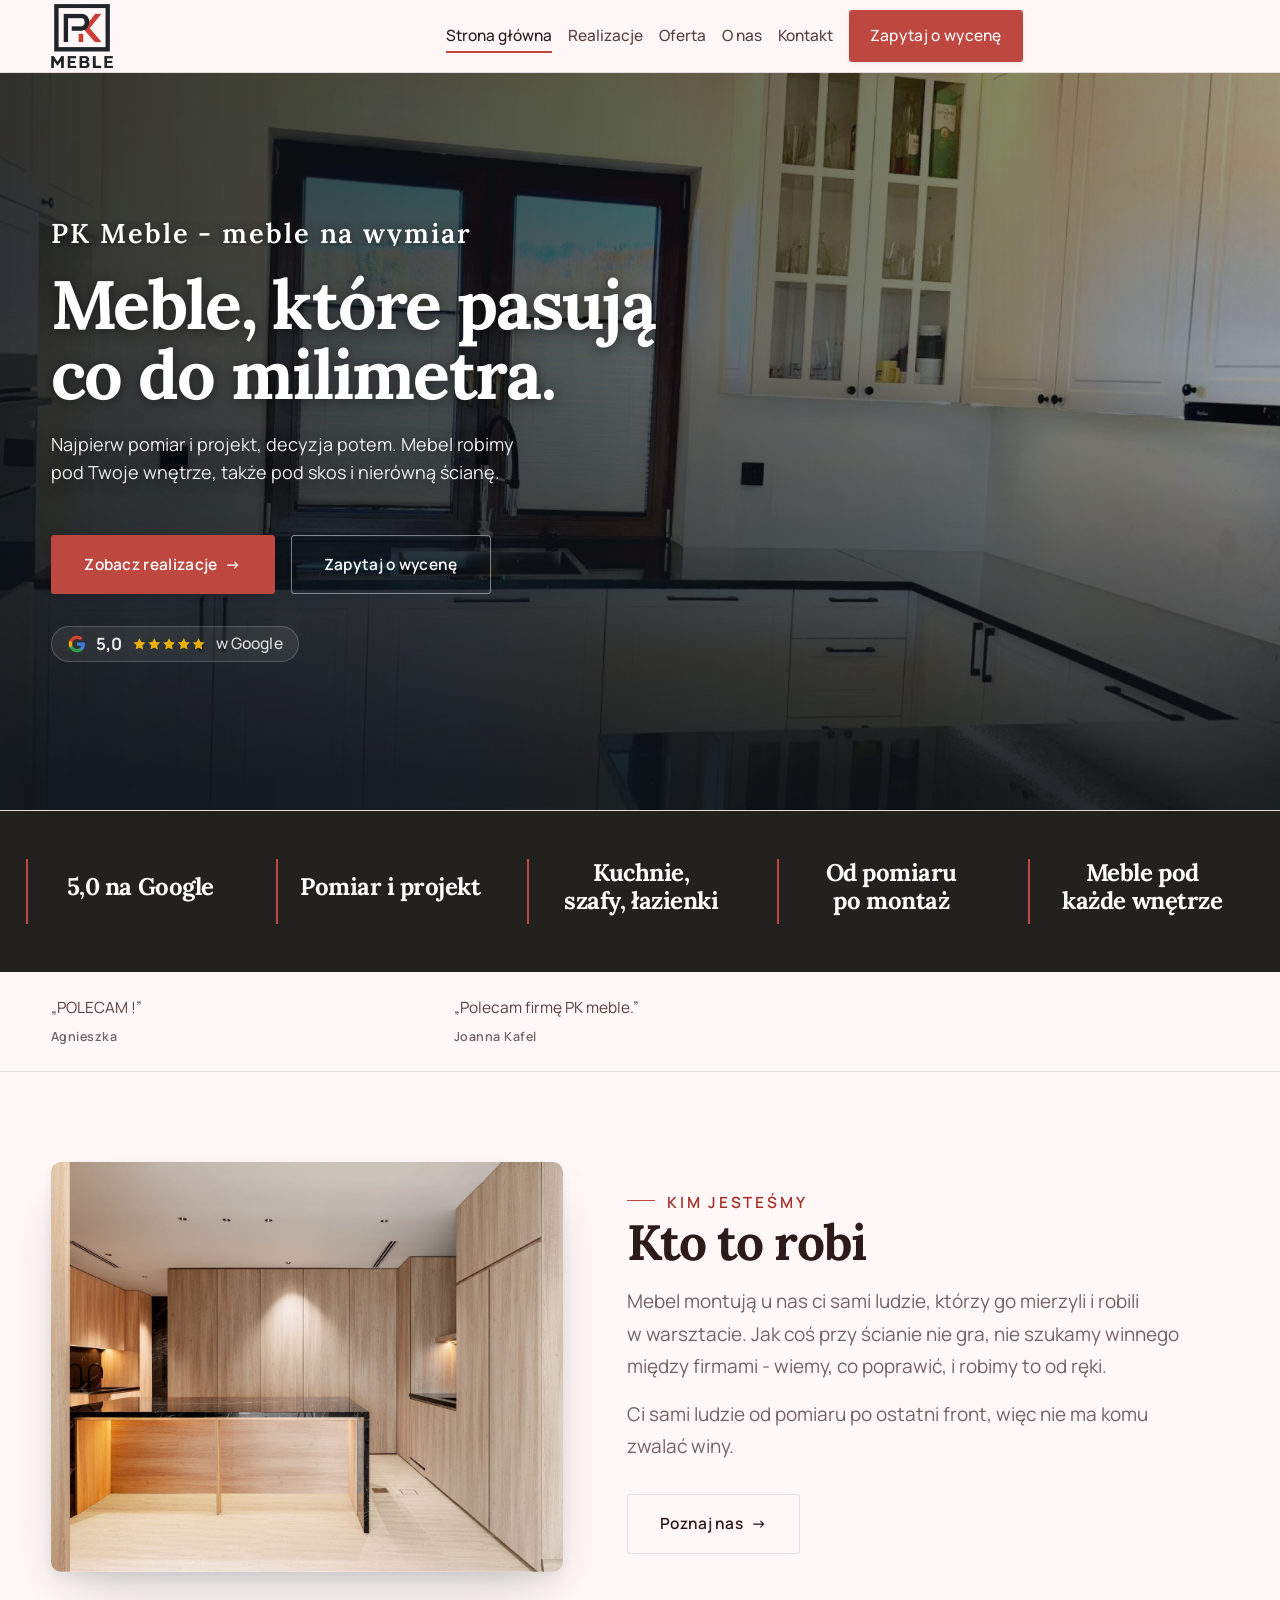
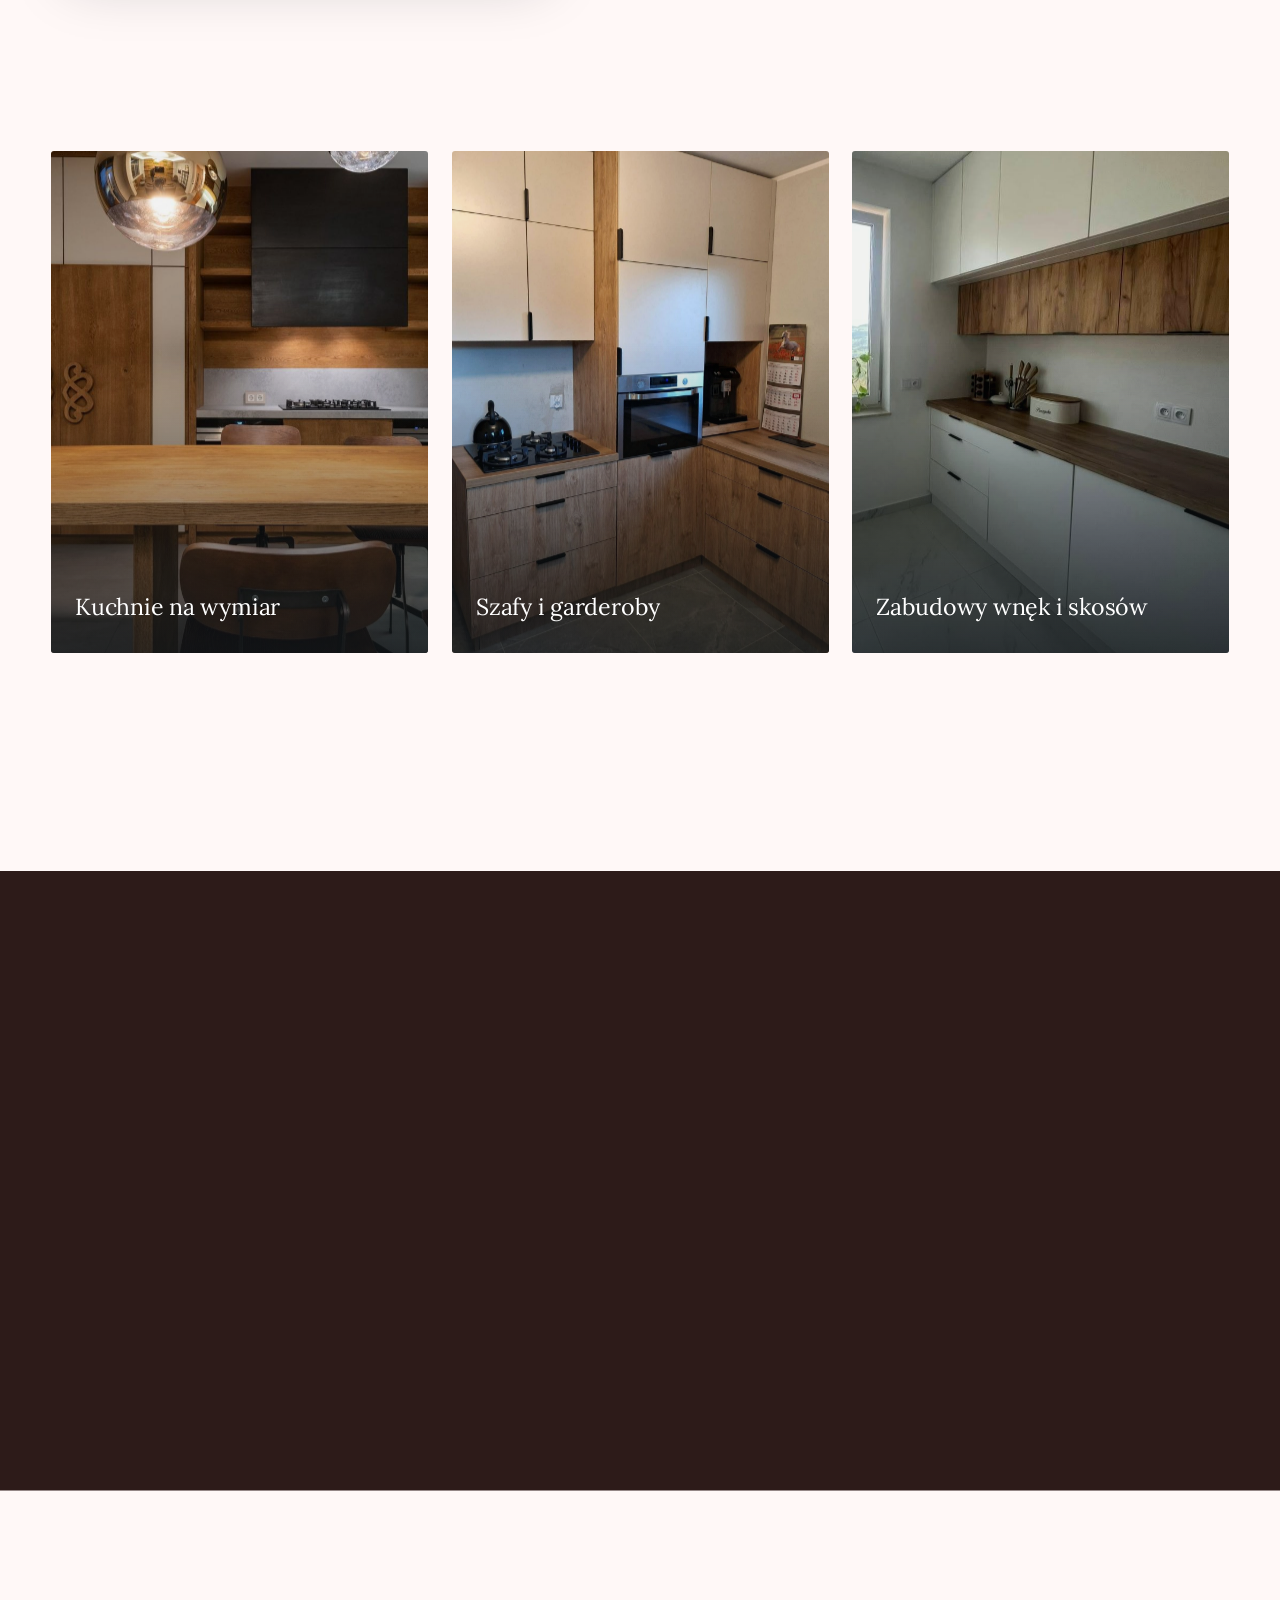
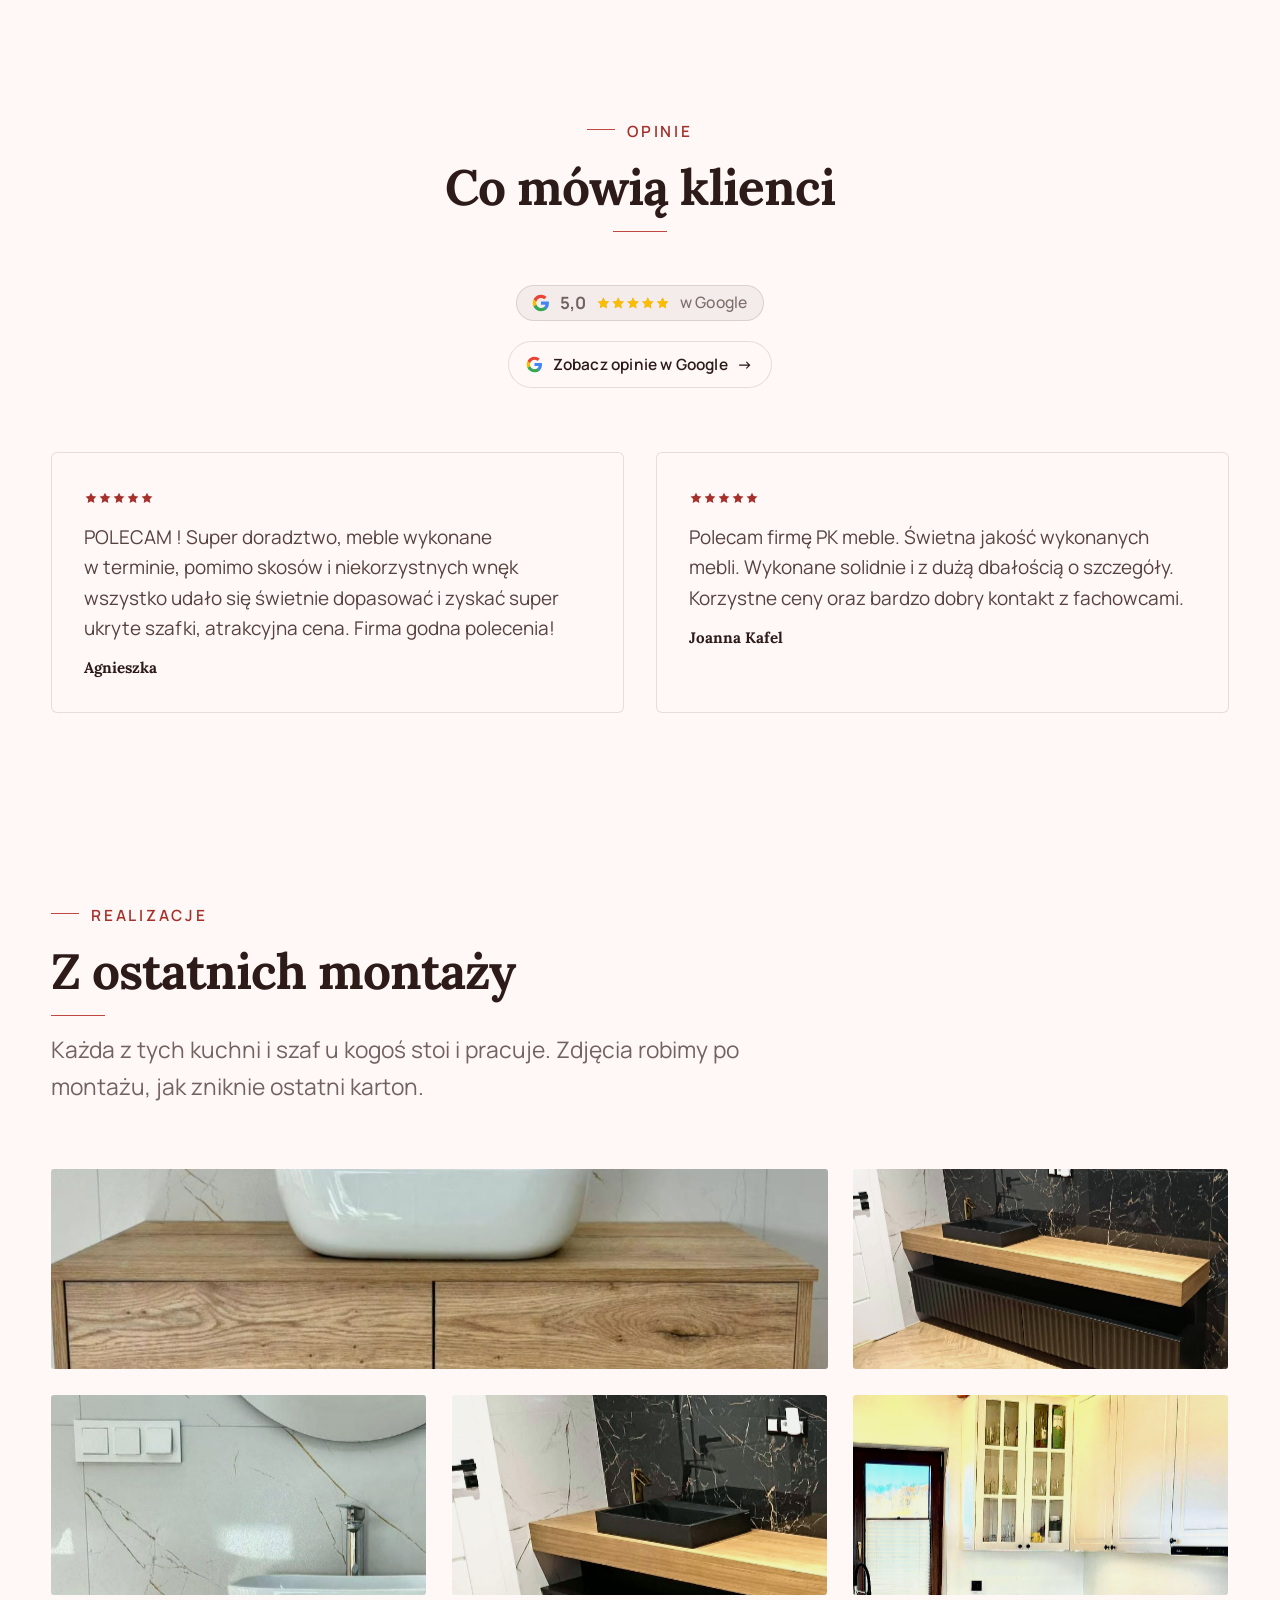
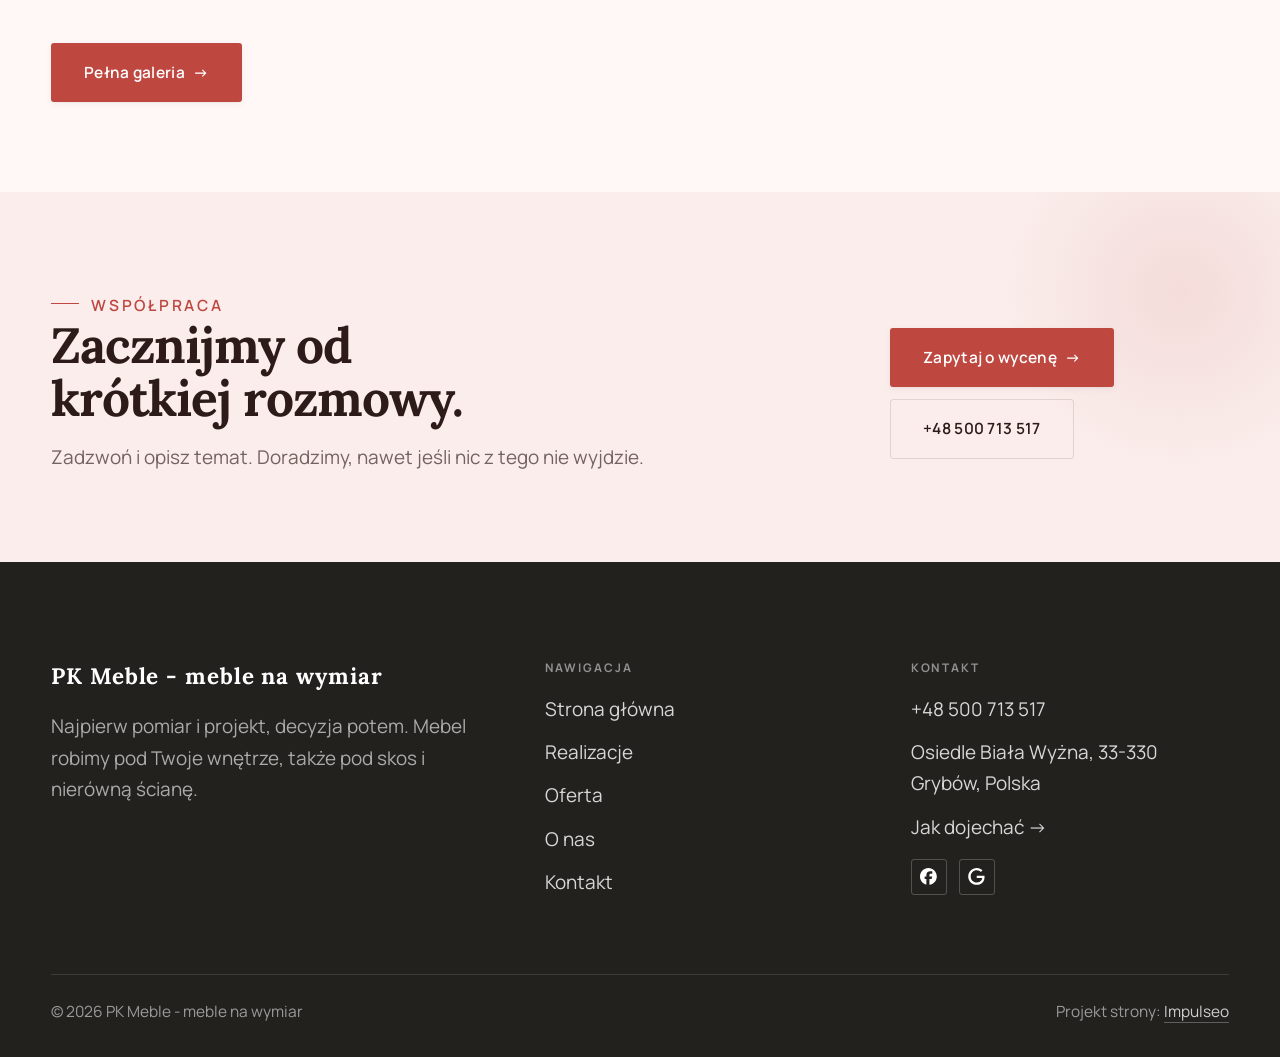
<file: index.html>
<!DOCTYPE html>
<html lang="pl">
<head>
<meta charset="UTF-8">
<meta name="viewport" content="width=device-width, initial-scale=1.0">
<title>PK Meble - meble na wymiar - meble na wymiar, kuchnie i szafy</title>
<meta name="description" content="Meble na wymiar w Grybowie: kuchnie, szafy i zabudowy pod Twoje wnętrze. Pomiar, projekt i montaż na miejscu. Zadzwoń: +48 500 713 517.">
<link rel="canonical" href="https://kris20032.github.io/pk-meble-meble-na-wymiar/">
<meta name="robots" content="noindex, nofollow">
<meta property="og:type" content="website">
<meta property="og:locale" content="pl_PL">
<meta property="og:site_name" content="PK Meble - meble na wymiar">
<meta property="og:title" content="PK Meble - meble na wymiar - meble na wymiar, kuchnie i szafy">
<meta property="og:description" content="Meble na wymiar w Grybowie: kuchnie, szafy i zabudowy pod Twoje wnętrze. Pomiar, projekt i montaż na miejscu. Zadzwoń: +48 500 713 517.">
<meta property="og:url" content="https://kris20032.github.io/pk-meble-meble-na-wymiar/">
<meta property="og:image" content="https://kris20032.github.io/pk-meble-meble-na-wymiar/img/og.jpg">
<meta property="og:image:width" content="1200">
<meta property="og:image:height" content="630">
<meta name="twitter:card" content="summary_large_image">
<script type="application/ld+json">{"@context": "https://schema.org", "@type": "HomeAndConstructionBusiness", "name": "PK Meble - meble na wymiar", "url": "https://kris20032.github.io/pk-meble-meble-na-wymiar/", "telephone": "+48500713517", "image": "https://kris20032.github.io/pk-meble-meble-na-wymiar/img/og.jpg", "areaServed": "Grybów", "sameAs": ["https://maps.google.com/?cid=13028913884197819160&g_mp=Cidnb29nbGUubWFwcy5wbGFjZXMudjEuUGxhY2VzLlNlYXJjaFRleHQQAhgEIAA", "https://www.facebook.com/p/PK-Meble-meble-na-wymiar-61581633837394/"]}</script>
<link rel="preconnect" href="https://fonts.googleapis.com">
<link rel="preconnect" href="https://fonts.gstatic.com" crossorigin>
<link href="https://fonts.googleapis.com/css2?family=Lora:wght@500;600;700&family=Manrope:wght@400;500;600&display=swap" rel="stylesheet">
<link rel="stylesheet" href="assets/styles.css?v=aa39cf6c">
</head>
<body>

<header class="nav">
  <div class="wrap nav-inner">
    <a class="brand brand-has-logo" href="index.html"><img class="brand-logo" src="img/logo.png" alt="PK Meble - meble na wymiar" width="460" height="478" decoding="async"></a>
    <nav class="nav-links">
      <a href="index.html" class="active" aria-current="page">Strona główna</a>
      <a href="realizacje.html">Realizacje</a>
      <a href="oferta.html">Oferta</a>
      <a href="o-nas.html">O nas</a>
      <a href="kontakt.html">Kontakt</a>
      <a href="kontakt.html" class="btn btn-accent">Zapytaj o wycenę</a>
    </nav>
    <button class="nav-toggle" aria-label="Menu"><span></span><span></span><span></span></button>
  </div>
</header>

<main>
<section class="hero-cine">
  <img src="img/hero.jpg" fetchpriority="high" data-rotate="img/g11.jpg|img/g8.jpg" alt="PK Meble - meble na wymiar - Meble, które pasują co do milimetra. " width="1532" height="1152">
  <div class="wrap">
    <div class="hero-copy">
      <div class="brandmark bm-s"><span class="bm-line"><span>PK Meble - meble na wymiar</span></span></div>
      <h1>Meble, które pasują co do milimetra. </h1>
      <p class="lead">Najpierw pomiar i projekt, decyzja potem. Mebel robimy pod Twoje wnętrze, także pod skos i nierówną ścianę.</p>
      <div class="hero-actions">
        <a href="realizacje.html" class="btn btn-accent">Zobacz realizacje <span class="arr">→</span></a>
        <a href="kontakt.html" class="btn btn-ghost btn-on-dark">Zapytaj o wycenę</a>
      </div>
      <div style="margin-top:var(--space-6);color:#fff;font-weight:600;letter-spacing:.02em;opacity:.92"><span class="g-badge"><svg class="gb-ico" viewBox="0 0 24 24" width="18" height="18" aria-hidden="true"><path fill="#4285F4" d="M22.56 12.25c0-.78-.07-1.53-.2-2.25H12v4.26h5.92c-.26 1.37-1.04 2.53-2.21 3.31v2.77h3.57c2.08-1.92 3.28-4.74 3.28-8.09z"/><path fill="#34A853" d="M12 23c2.97 0 5.46-.98 7.28-2.66l-3.57-2.77c-.98.66-2.23 1.06-3.71 1.06-2.86 0-5.29-1.93-6.16-4.53H2.18v2.84C3.99 20.53 7.7 23 12 23z"/><path fill="#FBBC05" d="M5.84 14.09c-.22-.66-.35-1.36-.35-2.09s.13-1.43.35-2.09V7.07H2.18C1.43 8.55 1 10.22 1 12s.43 3.45 1.18 4.93l2.85-2.22.81-.62z"/><path fill="#EA4335" d="M12 5.38c1.62 0 3.06.56 4.21 1.64l3.15-3.15C17.45 2.09 14.97 1 12 1 7.7 1 3.99 3.47 2.18 7.07l3.66 2.84c.87-2.6 3.3-4.53 6.16-4.53z"/></svg><b class="gb-ocena">5,0</b><svg class="gb-stars" viewBox="0 0 90 18" width="74" height="14.8" aria-hidden="true"><g fill="currentColor" opacity=".26"><path transform="translate(0,0)" d="M9 1.6l2.2 4.46 4.92.72-3.56 3.47.84 4.9L9 12.74l-4.4 2.31.84-4.9L1.88 6.68l4.92-.72L9 1.6Z"/><path transform="translate(18,0)" d="M9 1.6l2.2 4.46 4.92.72-3.56 3.47.84 4.9L9 12.74l-4.4 2.31.84-4.9L1.88 6.68l4.92-.72L9 1.6Z"/><path transform="translate(36,0)" d="M9 1.6l2.2 4.46 4.92.72-3.56 3.47.84 4.9L9 12.74l-4.4 2.31.84-4.9L1.88 6.68l4.92-.72L9 1.6Z"/><path transform="translate(54,0)" d="M9 1.6l2.2 4.46 4.92.72-3.56 3.47.84 4.9L9 12.74l-4.4 2.31.84-4.9L1.88 6.68l4.92-.72L9 1.6Z"/><path transform="translate(72,0)" d="M9 1.6l2.2 4.46 4.92.72-3.56 3.47.84 4.9L9 12.74l-4.4 2.31.84-4.9L1.88 6.68l4.92-.72L9 1.6Z"/></g><clipPath id="gs1000"><rect x="0" y="0" width="90.0" height="18"/></clipPath><g fill="#FBBC04" clip-path="url(#gs1000)"><path transform="translate(0,0)" d="M9 1.6l2.2 4.46 4.92.72-3.56 3.47.84 4.9L9 12.74l-4.4 2.31.84-4.9L1.88 6.68l4.92-.72L9 1.6Z"/><path transform="translate(18,0)" d="M9 1.6l2.2 4.46 4.92.72-3.56 3.47.84 4.9L9 12.74l-4.4 2.31.84-4.9L1.88 6.68l4.92-.72L9 1.6Z"/><path transform="translate(36,0)" d="M9 1.6l2.2 4.46 4.92.72-3.56 3.47.84 4.9L9 12.74l-4.4 2.31.84-4.9L1.88 6.68l4.92-.72L9 1.6Z"/><path transform="translate(54,0)" d="M9 1.6l2.2 4.46 4.92.72-3.56 3.47.84 4.9L9 12.74l-4.4 2.31.84-4.9L1.88 6.68l4.92-.72L9 1.6Z"/><path transform="translate(72,0)" d="M9 1.6l2.2 4.46 4.92.72-3.56 3.47.84 4.9L9 12.74l-4.4 2.31.84-4.9L1.88 6.68l4.92-.72L9 1.6Z"/></g></svg><span class="gb-txt">w Google</span></span></div>
    </div>
  </div>
</section>
<section class="strip n-5" style="padding-block:0">
  <div class="wrap">
    <div class="item reveal"><div class="k">5,0 na Google</div><div class="v"></div></div>
    <div class="item reveal"><div class="k">Pomiar i projekt</div><div class="v"></div></div>
    <div class="item reveal"><div class="k">Kuchnie, szafy, łazienki</div><div class="v"></div></div>
    <div class="item reveal"><div class="k">Od pomiaru po montaż</div><div class="v"></div></div>
    <div class="item reveal"><div class="k">Meble pod każde wnętrze</div><div class="v"></div></div>
  </div>
</section>
<section class="opinie-mini" aria-label="Opinie klientów">
  <div class="wrap">
    <div class="om-row">
      <div class="om-item reveal"><blockquote>„POLECAM !”</blockquote><span class="om-autor">Agnieszka</span></div>
      <div class="om-item reveal"><blockquote>„Polecam firmę PK meble.”</blockquote><span class="om-autor">Joanna Kafel</span></div>
    </div>
  </div>
</section>
<section>
  <div class="wrap split">
    <div class="split-art reveal"><img src="img/g5.jpg" alt="PK Meble - meble na wymiar - realizacja" loading="lazy" width="1600" height="1066" decoding="async"></div>
    <div class="split-copy reveal">
      <span class="eyebrow">Kim jesteśmy</span>
      <h2>Kto to robi</h2>
      <p class="muted">Mebel montują u nas ci sami ludzie, którzy go mierzyli i robili w warsztacie. Jak coś przy ścianie nie gra, nie szukamy winnego między firmami - wiemy, co poprawić, i robimy to od ręki.</p>
      <p class="muted">Ci sami ludzie od pomiaru po ostatni front, więc nie ma komu zwalać winy.</p>
      <a href="o-nas.html" class="btn btn-ghost">Poznaj nas <span class="arr">→</span></a>
    </div>
  </div>
</section>
<section class="gateways-band">
  <div class="wrap">
    <div class="gateways">
      <a href="oferta.html" class="gateway reveal"><img src="img/g7.jpg" alt="Kuchnie na wymiar" loading="lazy" width="1600" height="1068" decoding="async"><span class="g-ttl">Kuchnie na wymiar</span></a>
      <a href="oferta.html" class="gateway reveal"><img src="img/g1.jpg" alt="Szafy i garderoby" loading="lazy" width="1400" height="1930" decoding="async"><span class="g-ttl">Szafy i garderoby</span></a>
      <a href="oferta.html" class="gateway reveal"><img src="img/g2.jpg" alt="Zabudowy wnęk i skosów" loading="lazy" width="746" height="1536" decoding="async"><span class="g-ttl">Zabudowy wnęk i skosów</span></a>
    </div>
  </div>
</section>
<section class="stopklatka" aria-hidden="true">
  <div class="stk-bg" style="background-image:url(img/stk.jpg)"></div>
</section>
<section class="opinie">
  <div class="wrap">
    <div class="head center reveal">
      <span class="eyebrow">Opinie</span>
      <h2>Co mówią klienci</h2>
    </div>
    <p class="op-meta reveal"><span class="g-badge"><svg class="gb-ico" viewBox="0 0 24 24" width="18" height="18" aria-hidden="true"><path fill="#4285F4" d="M22.56 12.25c0-.78-.07-1.53-.2-2.25H12v4.26h5.92c-.26 1.37-1.04 2.53-2.21 3.31v2.77h3.57c2.08-1.92 3.28-4.74 3.28-8.09z"/><path fill="#34A853" d="M12 23c2.97 0 5.46-.98 7.28-2.66l-3.57-2.77c-.98.66-2.23 1.06-3.71 1.06-2.86 0-5.29-1.93-6.16-4.53H2.18v2.84C3.99 20.53 7.7 23 12 23z"/><path fill="#FBBC05" d="M5.84 14.09c-.22-.66-.35-1.36-.35-2.09s.13-1.43.35-2.09V7.07H2.18C1.43 8.55 1 10.22 1 12s.43 3.45 1.18 4.93l2.85-2.22.81-.62z"/><path fill="#EA4335" d="M12 5.38c1.62 0 3.06.56 4.21 1.64l3.15-3.15C17.45 2.09 14.97 1 12 1 7.7 1 3.99 3.47 2.18 7.07l3.66 2.84c.87-2.6 3.3-4.53 6.16-4.53z"/></svg><b class="gb-ocena">5,0</b><svg class="gb-stars" viewBox="0 0 90 18" width="74" height="14.8" aria-hidden="true"><g fill="currentColor" opacity=".26"><path transform="translate(0,0)" d="M9 1.6l2.2 4.46 4.92.72-3.56 3.47.84 4.9L9 12.74l-4.4 2.31.84-4.9L1.88 6.68l4.92-.72L9 1.6Z"/><path transform="translate(18,0)" d="M9 1.6l2.2 4.46 4.92.72-3.56 3.47.84 4.9L9 12.74l-4.4 2.31.84-4.9L1.88 6.68l4.92-.72L9 1.6Z"/><path transform="translate(36,0)" d="M9 1.6l2.2 4.46 4.92.72-3.56 3.47.84 4.9L9 12.74l-4.4 2.31.84-4.9L1.88 6.68l4.92-.72L9 1.6Z"/><path transform="translate(54,0)" d="M9 1.6l2.2 4.46 4.92.72-3.56 3.47.84 4.9L9 12.74l-4.4 2.31.84-4.9L1.88 6.68l4.92-.72L9 1.6Z"/><path transform="translate(72,0)" d="M9 1.6l2.2 4.46 4.92.72-3.56 3.47.84 4.9L9 12.74l-4.4 2.31.84-4.9L1.88 6.68l4.92-.72L9 1.6Z"/></g><clipPath id="gs1000"><rect x="0" y="0" width="90.0" height="18"/></clipPath><g fill="#FBBC04" clip-path="url(#gs1000)"><path transform="translate(0,0)" d="M9 1.6l2.2 4.46 4.92.72-3.56 3.47.84 4.9L9 12.74l-4.4 2.31.84-4.9L1.88 6.68l4.92-.72L9 1.6Z"/><path transform="translate(18,0)" d="M9 1.6l2.2 4.46 4.92.72-3.56 3.47.84 4.9L9 12.74l-4.4 2.31.84-4.9L1.88 6.68l4.92-.72L9 1.6Z"/><path transform="translate(36,0)" d="M9 1.6l2.2 4.46 4.92.72-3.56 3.47.84 4.9L9 12.74l-4.4 2.31.84-4.9L1.88 6.68l4.92-.72L9 1.6Z"/><path transform="translate(54,0)" d="M9 1.6l2.2 4.46 4.92.72-3.56 3.47.84 4.9L9 12.74l-4.4 2.31.84-4.9L1.88 6.68l4.92-.72L9 1.6Z"/><path transform="translate(72,0)" d="M9 1.6l2.2 4.46 4.92.72-3.56 3.47.84 4.9L9 12.74l-4.4 2.31.84-4.9L1.88 6.68l4.92-.72L9 1.6Z"/></g></svg><span class="gb-txt">w Google</span></span></p>
    <p class="op-meta reveal"><a class="op-google" href="https://maps.google.com/?cid=13028913884197819160&amp;g_mp=Cidnb29nbGUubWFwcy5wbGFjZXMudjEuUGxhY2VzLlNlYXJjaFRleHQQAhgEIAA" target="_blank" rel="noopener"><svg class="op-g-ico" viewBox="0 0 24 24" width="17" height="17" aria-hidden="true"><path fill="#4285F4" d="M22.56 12.25c0-.78-.07-1.53-.2-2.25H12v4.26h5.92c-.26 1.37-1.04 2.53-2.21 3.31v2.77h3.57c2.08-1.92 3.28-4.74 3.28-8.09z"/><path fill="#34A853" d="M12 23c2.97 0 5.46-.98 7.28-2.66l-3.57-2.77c-.98.66-2.23 1.06-3.71 1.06-2.86 0-5.29-1.93-6.16-4.53H2.18v2.84C3.99 20.53 7.7 23 12 23z"/><path fill="#FBBC05" d="M5.84 14.09c-.22-.66-.35-1.36-.35-2.09s.13-1.43.35-2.09V7.07H2.18C1.43 8.55 1 10.22 1 12s.43 3.45 1.18 4.93l2.85-2.22.81-.62z"/><path fill="#EA4335" d="M12 5.38c1.62 0 3.06.56 4.21 1.64l3.15-3.15C17.45 2.09 14.97 1 12 1 7.7 1 3.99 3.47 2.18 7.07l3.66 2.84c.87-2.6 3.3-4.53 6.16-4.53z"/></svg><span>Zobacz opinie w Google</span><span class="arr">→</span></a></p>
    <div class="opinie-grid">
      <figure class="op-card reveal"><span class="op-star"><svg class="ico-star" width="14" height="14" viewBox="0 0 24 24" style="vertical-align:-2px" aria-hidden="true"><path d="M12 2.8l2.85 5.8 6.4.93-4.63 4.5 1.1 6.37L12 17.4l-5.72 3 1.1-6.37-4.63-4.5 6.4-.93L12 2.8Z" fill="currentColor"/></svg><svg class="ico-star" width="14" height="14" viewBox="0 0 24 24" style="vertical-align:-2px" aria-hidden="true"><path d="M12 2.8l2.85 5.8 6.4.93-4.63 4.5 1.1 6.37L12 17.4l-5.72 3 1.1-6.37-4.63-4.5 6.4-.93L12 2.8Z" fill="currentColor"/></svg><svg class="ico-star" width="14" height="14" viewBox="0 0 24 24" style="vertical-align:-2px" aria-hidden="true"><path d="M12 2.8l2.85 5.8 6.4.93-4.63 4.5 1.1 6.37L12 17.4l-5.72 3 1.1-6.37-4.63-4.5 6.4-.93L12 2.8Z" fill="currentColor"/></svg><svg class="ico-star" width="14" height="14" viewBox="0 0 24 24" style="vertical-align:-2px" aria-hidden="true"><path d="M12 2.8l2.85 5.8 6.4.93-4.63 4.5 1.1 6.37L12 17.4l-5.72 3 1.1-6.37-4.63-4.5 6.4-.93L12 2.8Z" fill="currentColor"/></svg><svg class="ico-star" width="14" height="14" viewBox="0 0 24 24" style="vertical-align:-2px" aria-hidden="true"><path d="M12 2.8l2.85 5.8 6.4.93-4.63 4.5 1.1 6.37L12 17.4l-5.72 3 1.1-6.37-4.63-4.5 6.4-.93L12 2.8Z" fill="currentColor"/></svg></span><blockquote>POLECAM ! Super doradztwo, meble wykonane w terminie, pomimo skosów i niekorzystnych wnęk wszystko udało się świetnie dopasować i zyskać super ukryte szafki, atrakcyjna cena. Firma godna polecenia!</blockquote><span class="op-autor">Agnieszka</span></figure>
      <figure class="op-card reveal"><span class="op-star"><svg class="ico-star" width="14" height="14" viewBox="0 0 24 24" style="vertical-align:-2px" aria-hidden="true"><path d="M12 2.8l2.85 5.8 6.4.93-4.63 4.5 1.1 6.37L12 17.4l-5.72 3 1.1-6.37-4.63-4.5 6.4-.93L12 2.8Z" fill="currentColor"/></svg><svg class="ico-star" width="14" height="14" viewBox="0 0 24 24" style="vertical-align:-2px" aria-hidden="true"><path d="M12 2.8l2.85 5.8 6.4.93-4.63 4.5 1.1 6.37L12 17.4l-5.72 3 1.1-6.37-4.63-4.5 6.4-.93L12 2.8Z" fill="currentColor"/></svg><svg class="ico-star" width="14" height="14" viewBox="0 0 24 24" style="vertical-align:-2px" aria-hidden="true"><path d="M12 2.8l2.85 5.8 6.4.93-4.63 4.5 1.1 6.37L12 17.4l-5.72 3 1.1-6.37-4.63-4.5 6.4-.93L12 2.8Z" fill="currentColor"/></svg><svg class="ico-star" width="14" height="14" viewBox="0 0 24 24" style="vertical-align:-2px" aria-hidden="true"><path d="M12 2.8l2.85 5.8 6.4.93-4.63 4.5 1.1 6.37L12 17.4l-5.72 3 1.1-6.37-4.63-4.5 6.4-.93L12 2.8Z" fill="currentColor"/></svg><svg class="ico-star" width="14" height="14" viewBox="0 0 24 24" style="vertical-align:-2px" aria-hidden="true"><path d="M12 2.8l2.85 5.8 6.4.93-4.63 4.5 1.1 6.37L12 17.4l-5.72 3 1.1-6.37-4.63-4.5 6.4-.93L12 2.8Z" fill="currentColor"/></svg></span><blockquote>Polecam firmę PK meble. Świetna jakość wykonanych mebli. Wykonane solidnie i z dużą dbałością o szczegóły. Korzystne ceny oraz bardzo dobry kontakt z fachowcami.</blockquote><span class="op-autor">Joanna Kafel</span></figure>
    </div>
  </div>
</section>
<section>
  <div class="wrap">
    <div class="head reveal">
      <span class="eyebrow">Realizacje</span>
      <h2>Z ostatnich montaży</h2>
      <p>Każda z tych kuchni i szaf u kogoś stoi i pracuje. Zdjęcia robimy po montażu, jak zniknie ostatni karton.</p>
    </div>
    <div class="gallery">
      <div class="tile t-two3 reveal"><img src="img/g3.jpg" alt="PK Meble - meble na wymiar" loading="lazy" width="1080" height="1536" decoding="async"></div>
      <div class="tile t-third reveal"><img src="img/g4.jpg" alt="PK Meble - meble na wymiar" loading="lazy" width="1439" height="1024" decoding="async"></div>
      <div class="tile t-third reveal"><img src="img/g6.jpg" alt="PK Meble - meble na wymiar" loading="lazy" width="1204" height="1712" decoding="async"></div>
      <div class="tile t-third reveal"><img src="img/g9.jpg" alt="PK Meble - meble na wymiar" loading="lazy" width="1400" height="994" decoding="async"></div>
      <div class="tile t-third reveal"><img src="img/g10.jpg" alt="PK Meble - meble na wymiar" loading="lazy" width="1400" height="1072" decoding="async"></div>
    </div>
    <div style="margin-top:var(--space-7)" class="reveal"><a href="realizacje.html" class="btn btn-accent">Pełna galeria <span class="arr">→</span></a></div>
  </div>
</section>
<section class="cta">
  <div class="wrap">
    <div class="reveal">
      <span class="eyebrow">Współpraca</span>
      <h2>Zacznijmy od krótkiej rozmowy.</h2>
      <p>Zadzwoń i opisz temat. Doradzimy, nawet jeśli nic z tego nie wyjdzie.</p>
    </div>
    <div class="cta-actions reveal">
      <a href="kontakt.html" class="btn btn-light">Zapytaj o wycenę <span class="arr">→</span></a>
      <a href="tel:+48500713517" class="btn btn-ghost btn-ghost-cta">+48 500 713 517</a>
    </div>
  </div>
</section>
</main>

<footer>
  <div class="wrap">
    <div class="foot-grid">
      <div class="foot-brand">
        <div class="name">PK Meble - meble na wymiar</div>
        <p>Najpierw pomiar i projekt, decyzja potem. Mebel robimy pod Twoje wnętrze, także pod skos i nierówną ścianę.</p>
      </div>
      <div class="foot-col">
        <h4>Nawigacja</h4>
        <a href="index.html">Strona główna</a>
        <a href="realizacje.html">Realizacje</a>
        <a href="oferta.html">Oferta</a>
        <a href="o-nas.html">O nas</a>
        <a href="kontakt.html">Kontakt</a>
      </div>
      <div class="foot-col">
        <h4>Kontakt</h4>
        <a href="tel:+48500713517">+48 500 713 517</a>
        <p>Osiedle Biała Wyżna, 33-330 Grybów, Polska</p>
        <a href="https://maps.google.com/?cid=13028913884197819160&g_mp=Cidnb29nbGUubWFwcy5wbGFjZXMudjEuUGxhY2VzLlNlYXJjaFRleHQQAhgEIAA" target="_blank" rel="noopener">Jak dojechać →</a>
      <div class="foot-soc">
        <a class="soc" href="https://www.facebook.com/p/PK-Meble-meble-na-wymiar-61581633837394/" target="_blank" rel="noopener" aria-label="Facebook - PK Meble - meble na wymiar"><svg viewBox="0 0 24 24" aria-hidden="true" focusable="false"><path d="M9.101 23.691v-7.98H6.627v-3.667h2.474v-1.58c0-4.085 1.848-5.978 5.858-5.978.401 0 .955.042 1.468.103a8.68 8.68 0 0 1 1.141.195v3.325a8.623 8.623 0 0 0-.653-.036 26.805 26.805 0 0 0-.733-.009c-.707 0-1.259.096-1.675.309a1.686 1.686 0 0 0-.679.622c-.258.42-.374.995-.374 1.752v1.297h3.919l-.386 2.103-.287 1.564h-3.246v8.245C19.396 23.238 24 18.179 24 12.044c0-6.627-5.373-12-12-12s-12 5.373-12 12c0 5.628 3.874 10.35 9.101 11.647Z" fill="currentColor"/></svg></a>
        <a class="soc" href="https://maps.google.com/?cid=13028913884197819160&g_mp=Cidnb29nbGUubWFwcy5wbGFjZXMudjEuUGxhY2VzLlNlYXJjaFRleHQQAhgEIAA" target="_blank" rel="noopener" aria-label="Google - PK Meble - meble na wymiar"><svg viewBox="0 0 24 24" aria-hidden="true" focusable="false"><path d="M12.48 10.92v3.28h7.84c-.24 1.84-.853 3.187-1.787 4.133-1.147 1.147-2.933 2.4-6.053 2.4-4.827 0-8.6-3.893-8.6-8.72s3.773-8.72 8.6-8.72c2.6 0 4.507 1.027 5.907 2.347l2.307-2.307C18.747 1.44 16.133 0 12.48 0 5.867 0 .307 5.387.307 12s5.56 12 12.173 12c3.573 0 6.267-1.173 8.373-3.36 2.16-2.16 2.84-5.213 2.84-7.667 0-.76-.053-1.467-.173-2.053H12.48z" fill="currentColor"/></svg></a>
      </div>
      </div>
    </div>
    <div class="foot-bot">
      <span>© 2026 PK Meble - meble na wymiar</span>
      <span>Projekt strony: <a class="foot-credit" href="https://impulseo.pl" target="_blank" rel="noopener">Impulseo</a></span>
    </div>
  </div>
</footer>
<div class="sticky-reserve"><a class="sr-book" href="kontakt.html">Zapytaj o wycenę</a><a class="sr-call" href="tel:+48500713517" aria-label="Zadzwoń"><svg class="ico-tel" width="16" height="16" viewBox="0 0 24 24" fill="none" aria-hidden="true"><path d="M6.6 10.8a15.5 15.5 0 0 0 6.6 6.6l2.2-2.2a1 1 0 0 1 1-.24 11.4 11.4 0 0 0 3.6.58 1 1 0 0 1 1 1V20a1 1 0 0 1-1 1A17 17 0 0 1 3 4a1 1 0 0 1 1-1h3.5a1 1 0 0 1 1 1c0 1.25.2 2.46.58 3.6a1 1 0 0 1-.25 1l-2.23 2.2Z" fill="currentColor"/></svg></a></div>
<div class="demo-wazne" data-do="2026-10-12" data-cykl="3" hidden><svg class="dw-ico" width="13" height="13" viewBox="0 0 24 24" fill="none" aria-hidden="true"><circle cx="12" cy="12" r="8.6" stroke="currentColor" stroke-width="1.8"/><path d="M12 7.2V12l3.3 2" stroke="currentColor" stroke-width="1.8" stroke-linecap="round"/></svg><span class="dw-txt"></span></div>

<script src="assets/main.js"></script>
</body>
</html>
</file>
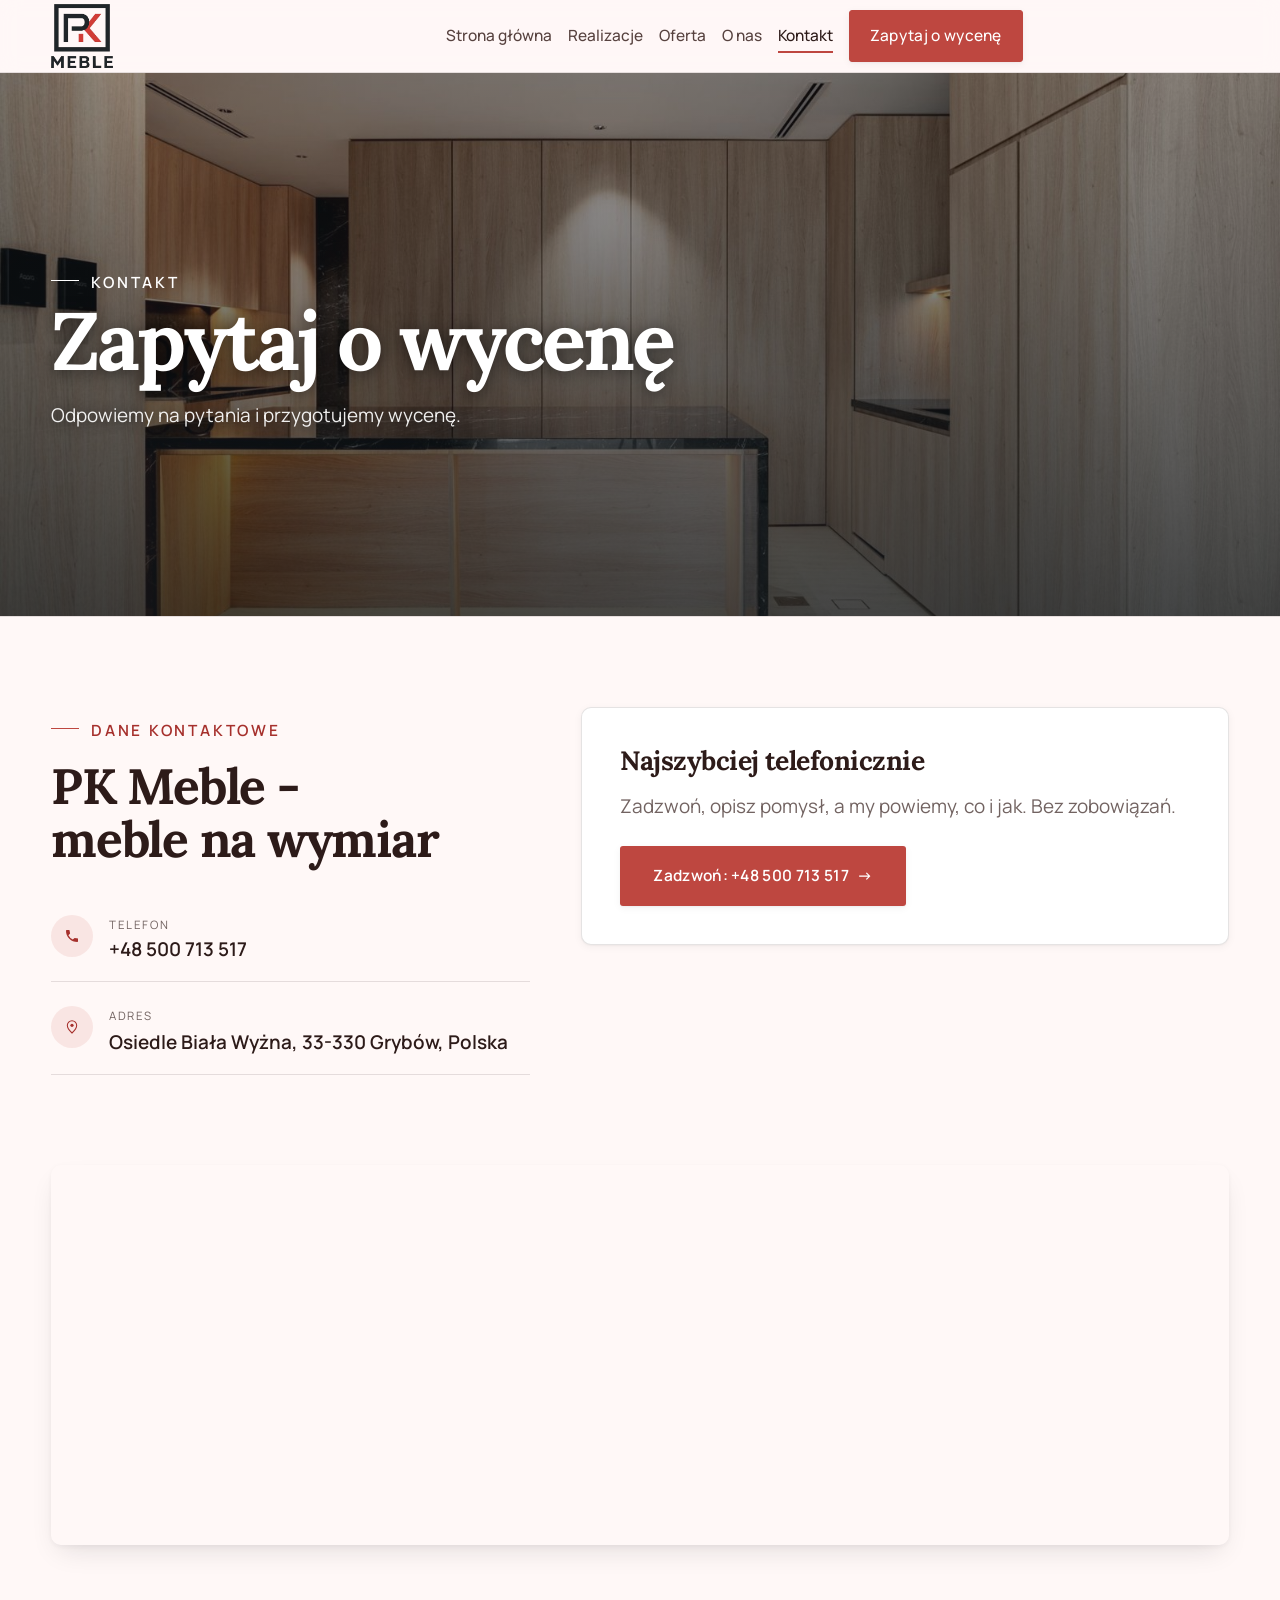
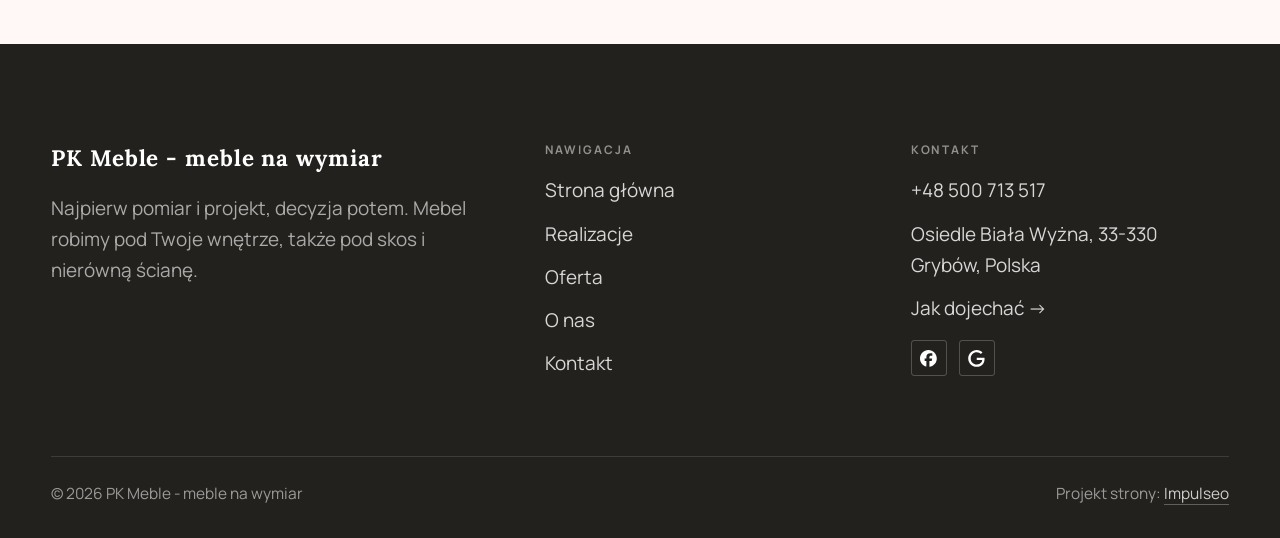
<file: kontakt.html>
<!DOCTYPE html>
<html lang="pl">
<head>
<meta charset="UTF-8">
<meta name="viewport" content="width=device-width, initial-scale=1.0">
<title>Kontakt - PK Meble - meble na wymiar</title>
<meta name="description" content="Kontakt PK Meble - meble na wymiar - Osiedle Biała Wyżna, 33-330 Grybów, Polska">
<link rel="canonical" href="https://kris20032.github.io/pk-meble-meble-na-wymiar/kontakt.html">
<meta name="robots" content="noindex, nofollow">
<meta property="og:type" content="website">
<meta property="og:locale" content="pl_PL">
<meta property="og:site_name" content="PK Meble - meble na wymiar">
<meta property="og:title" content="Kontakt - PK Meble - meble na wymiar">
<meta property="og:description" content="Kontakt PK Meble - meble na wymiar - Osiedle Biała Wyżna, 33-330 Grybów, Polska">
<meta property="og:url" content="https://kris20032.github.io/pk-meble-meble-na-wymiar/kontakt.html">
<meta property="og:image" content="https://kris20032.github.io/pk-meble-meble-na-wymiar/img/og.jpg">
<meta property="og:image:width" content="1200">
<meta property="og:image:height" content="630">
<meta name="twitter:card" content="summary_large_image">
<link rel="preconnect" href="https://fonts.googleapis.com">
<link rel="preconnect" href="https://fonts.gstatic.com" crossorigin>
<link href="https://fonts.googleapis.com/css2?family=Lora:wght@500;600;700&family=Manrope:wght@400;500;600&display=swap" rel="stylesheet">
<link rel="stylesheet" href="assets/styles.css?v=aa39cf6c">
</head>
<body>

<header class="nav">
  <div class="wrap nav-inner">
    <a class="brand brand-has-logo" href="index.html"><img class="brand-logo" src="img/logo.png" alt="PK Meble - meble na wymiar" width="460" height="478" decoding="async"></a>
    <nav class="nav-links">
      <a href="index.html">Strona główna</a>
      <a href="realizacje.html">Realizacje</a>
      <a href="oferta.html">Oferta</a>
      <a href="o-nas.html">O nas</a>
      <a href="kontakt.html" class="active" aria-current="page">Kontakt</a>
      <a href="kontakt.html" class="btn btn-accent">Zapytaj o wycenę</a>
    </nav>
    <button class="nav-toggle" aria-label="Menu"><span></span><span></span><span></span></button>
  </div>
</header>

<main>
<section class="pagehead">
  <img src="img/g5.jpg" alt="PK Meble - meble na wymiar - Zapytaj o wycenę" width="1600" height="1066" decoding="async">
  <div class="wrap">
    <span class="eyebrow">Kontakt</span>
    <h1>Zapytaj o wycenę</h1>
    <p>Odpowiemy na pytania i przygotujemy wycenę.</p>
  </div>
</section>
<section>
  <div class="wrap contact-grid">
    <div class="reveal">
      <span class="eyebrow">Dane kontaktowe</span>
      <h2 style="margin:var(--space-4) 0 var(--space-6)">PK Meble - meble na wymiar</h2>
      <div class="info-list">
        <div class="info-row"><div class="ic"><svg class="ico-tel" width="16" height="16" viewBox="0 0 24 24" fill="none" aria-hidden="true"><path d="M6.6 10.8a15.5 15.5 0 0 0 6.6 6.6l2.2-2.2a1 1 0 0 1 1-.24 11.4 11.4 0 0 0 3.6.58 1 1 0 0 1 1 1V20a1 1 0 0 1-1 1A17 17 0 0 1 3 4a1 1 0 0 1 1-1h3.5a1 1 0 0 1 1 1c0 1.25.2 2.46.58 3.6a1 1 0 0 1-.25 1l-2.23 2.2Z" fill="currentColor"/></svg></div><div><div class="lbl">Telefon</div><a class="val" href="tel:+48500713517">+48 500 713 517</a></div></div>
        <div class="info-row"><div class="ic"><svg class="ico-pin" width="16" height="16" viewBox="0 0 24 24" fill="none" aria-hidden="true"><path d="M12 21s7-6.1 7-11.5A7 7 0 0 0 5 9.5C5 14.9 12 21 12 21Z" stroke="currentColor" stroke-width="1.6" fill="none"/><circle cx="12" cy="9.5" r="2.4" fill="currentColor"/></svg></div><div><div class="lbl">Adres</div><div class="val">Osiedle Biała Wyżna, 33-330 Grybów, Polska</div></div></div>
      </div>
    </div>
    <div class="reveal">
      <div class="form">
        <h3 style="margin-bottom:var(--space-4)">Najszybciej telefonicznie</h3>
        <p class="muted" style="margin-bottom:var(--space-5)">Zadzwoń, opisz pomysł, a my powiemy, co i jak. Bez zobowiązań.</p>
        <a href="tel:+48500713517" class="btn btn-accent" style="justify-content:center">Zadzwoń: +48 500 713 517 <span class="arr">→</span></a>
      </div>
    </div>
  </div>
</section>
<section style="padding-top:0">
  <div class="wrap reveal">
    <iframe class="map" title="PK Meble - meble na wymiar - Grybów" src="https://maps.google.com/maps?q=49.6127952%2C20.9527835&z=15&output=embed" loading="lazy" referrerpolicy="no-referrer-when-downgrade"></iframe>
  </div>
</section>
</main>

<footer>
  <div class="wrap">
    <div class="foot-grid">
      <div class="foot-brand">
        <div class="name">PK Meble - meble na wymiar</div>
        <p>Najpierw pomiar i projekt, decyzja potem. Mebel robimy pod Twoje wnętrze, także pod skos i nierówną ścianę.</p>
      </div>
      <div class="foot-col">
        <h4>Nawigacja</h4>
        <a href="index.html">Strona główna</a>
        <a href="realizacje.html">Realizacje</a>
        <a href="oferta.html">Oferta</a>
        <a href="o-nas.html">O nas</a>
        <a href="kontakt.html">Kontakt</a>
      </div>
      <div class="foot-col">
        <h4>Kontakt</h4>
        <a href="tel:+48500713517">+48 500 713 517</a>
        <p>Osiedle Biała Wyżna, 33-330 Grybów, Polska</p>
        <a href="https://maps.google.com/?cid=13028913884197819160&g_mp=Cidnb29nbGUubWFwcy5wbGFjZXMudjEuUGxhY2VzLlNlYXJjaFRleHQQAhgEIAA" target="_blank" rel="noopener">Jak dojechać →</a>
      <div class="foot-soc">
        <a class="soc" href="https://www.facebook.com/p/PK-Meble-meble-na-wymiar-61581633837394/" target="_blank" rel="noopener" aria-label="Facebook - PK Meble - meble na wymiar"><svg viewBox="0 0 24 24" aria-hidden="true" focusable="false"><path d="M9.101 23.691v-7.98H6.627v-3.667h2.474v-1.58c0-4.085 1.848-5.978 5.858-5.978.401 0 .955.042 1.468.103a8.68 8.68 0 0 1 1.141.195v3.325a8.623 8.623 0 0 0-.653-.036 26.805 26.805 0 0 0-.733-.009c-.707 0-1.259.096-1.675.309a1.686 1.686 0 0 0-.679.622c-.258.42-.374.995-.374 1.752v1.297h3.919l-.386 2.103-.287 1.564h-3.246v8.245C19.396 23.238 24 18.179 24 12.044c0-6.627-5.373-12-12-12s-12 5.373-12 12c0 5.628 3.874 10.35 9.101 11.647Z" fill="currentColor"/></svg></a>
        <a class="soc" href="https://maps.google.com/?cid=13028913884197819160&g_mp=Cidnb29nbGUubWFwcy5wbGFjZXMudjEuUGxhY2VzLlNlYXJjaFRleHQQAhgEIAA" target="_blank" rel="noopener" aria-label="Google - PK Meble - meble na wymiar"><svg viewBox="0 0 24 24" aria-hidden="true" focusable="false"><path d="M12.48 10.92v3.28h7.84c-.24 1.84-.853 3.187-1.787 4.133-1.147 1.147-2.933 2.4-6.053 2.4-4.827 0-8.6-3.893-8.6-8.72s3.773-8.72 8.6-8.72c2.6 0 4.507 1.027 5.907 2.347l2.307-2.307C18.747 1.44 16.133 0 12.48 0 5.867 0 .307 5.387.307 12s5.56 12 12.173 12c3.573 0 6.267-1.173 8.373-3.36 2.16-2.16 2.84-5.213 2.84-7.667 0-.76-.053-1.467-.173-2.053H12.48z" fill="currentColor"/></svg></a>
      </div>
      </div>
    </div>
    <div class="foot-bot">
      <span>© 2026 PK Meble - meble na wymiar</span>
      <span>Projekt strony: <a class="foot-credit" href="https://impulseo.pl" target="_blank" rel="noopener">Impulseo</a></span>
    </div>
  </div>
</footer>
<div class="sticky-reserve"><a class="sr-book" href="kontakt.html">Zapytaj o wycenę</a><a class="sr-call" href="tel:+48500713517" aria-label="Zadzwoń"><svg class="ico-tel" width="16" height="16" viewBox="0 0 24 24" fill="none" aria-hidden="true"><path d="M6.6 10.8a15.5 15.5 0 0 0 6.6 6.6l2.2-2.2a1 1 0 0 1 1-.24 11.4 11.4 0 0 0 3.6.58 1 1 0 0 1 1 1V20a1 1 0 0 1-1 1A17 17 0 0 1 3 4a1 1 0 0 1 1-1h3.5a1 1 0 0 1 1 1c0 1.25.2 2.46.58 3.6a1 1 0 0 1-.25 1l-2.23 2.2Z" fill="currentColor"/></svg></a></div>
<div class="demo-wazne" data-do="2026-10-12" data-cykl="3" hidden><svg class="dw-ico" width="13" height="13" viewBox="0 0 24 24" fill="none" aria-hidden="true"><circle cx="12" cy="12" r="8.6" stroke="currentColor" stroke-width="1.8"/><path d="M12 7.2V12l3.3 2" stroke="currentColor" stroke-width="1.8" stroke-linecap="round"/></svg><span class="dw-txt"></span></div>

<script src="assets/main.js"></script>
</body>
</html>
</file>
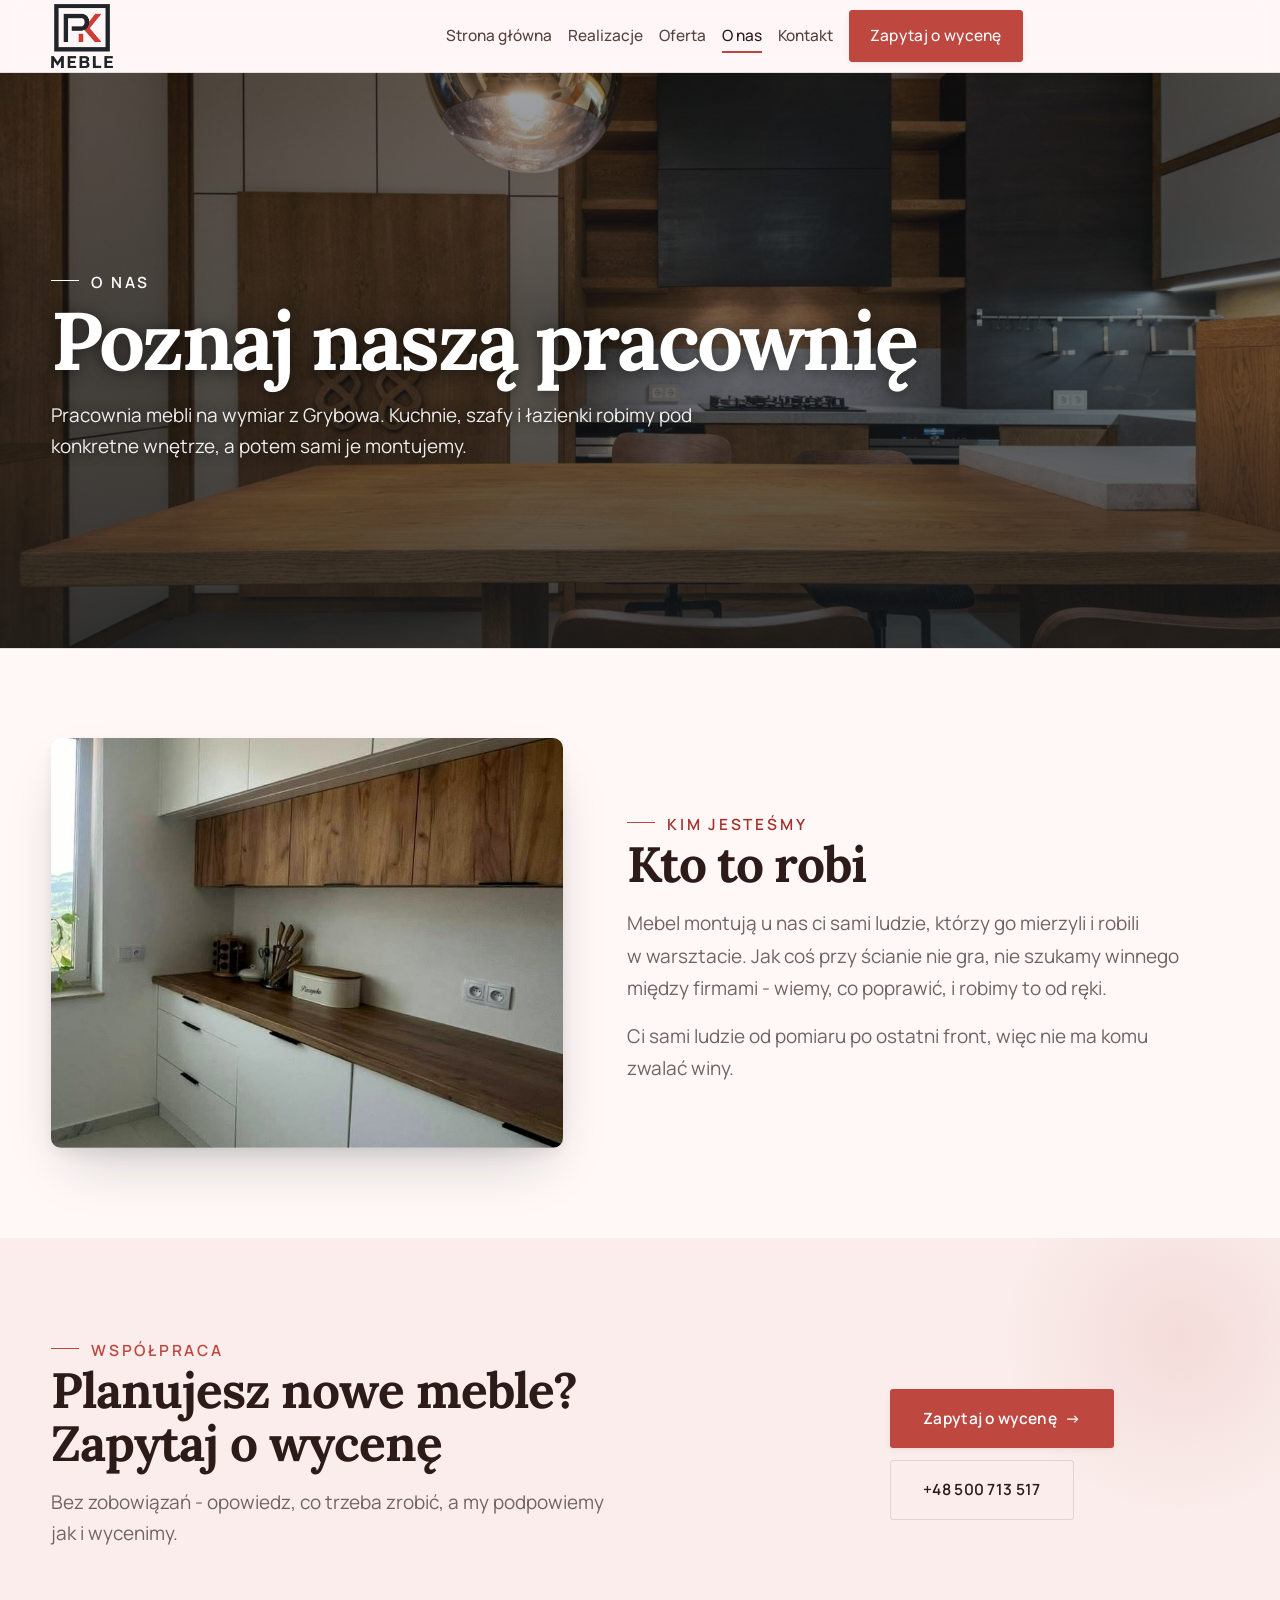
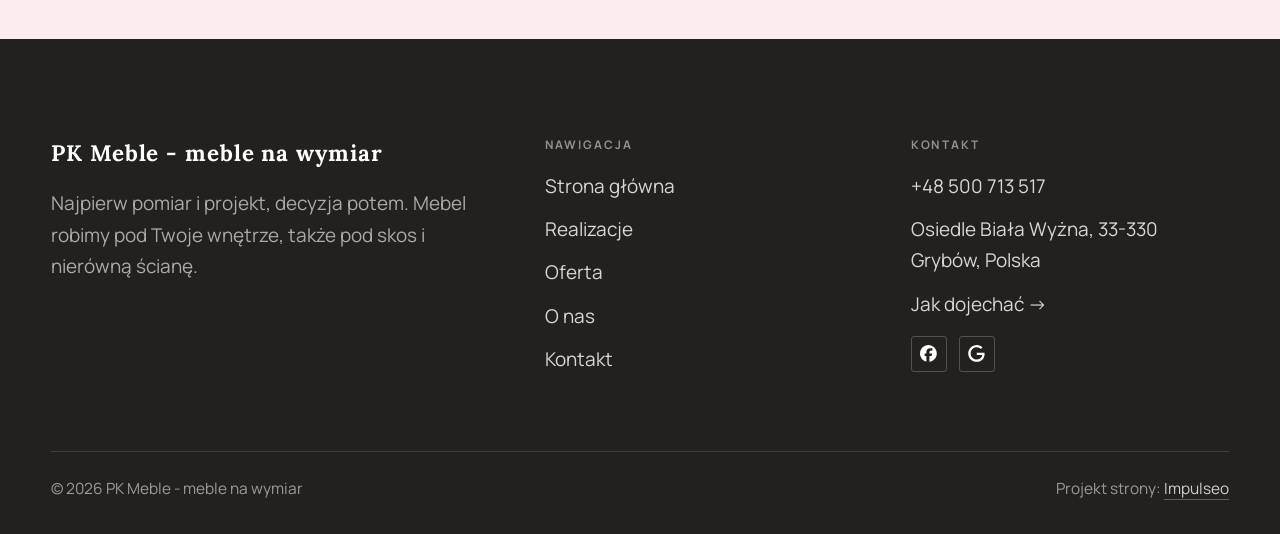
<file: o-nas.html>
<!DOCTYPE html>
<html lang="pl">
<head>
<meta charset="UTF-8">
<meta name="viewport" content="width=device-width, initial-scale=1.0">
<title>O nas - PK Meble - meble na wymiar</title>
<meta name="description" content="Meble na wymiar w Grybowie: kuchnie, szafy i zabudowy pod Twoje wnętrze. Pomiar, projekt i montaż na miejscu. Zadzwoń: +48 500 713 517.">
<link rel="canonical" href="https://kris20032.github.io/pk-meble-meble-na-wymiar/o-nas.html">
<meta name="robots" content="noindex, nofollow">
<meta property="og:type" content="website">
<meta property="og:locale" content="pl_PL">
<meta property="og:site_name" content="PK Meble - meble na wymiar">
<meta property="og:title" content="O nas - PK Meble - meble na wymiar">
<meta property="og:description" content="Meble na wymiar w Grybowie: kuchnie, szafy i zabudowy pod Twoje wnętrze. Pomiar, projekt i montaż na miejscu. Zadzwoń: +48 500 713 517.">
<meta property="og:url" content="https://kris20032.github.io/pk-meble-meble-na-wymiar/o-nas.html">
<meta property="og:image" content="https://kris20032.github.io/pk-meble-meble-na-wymiar/img/og.jpg">
<meta property="og:image:width" content="1200">
<meta property="og:image:height" content="630">
<meta name="twitter:card" content="summary_large_image">
<link rel="preconnect" href="https://fonts.googleapis.com">
<link rel="preconnect" href="https://fonts.gstatic.com" crossorigin>
<link href="https://fonts.googleapis.com/css2?family=Lora:wght@500;600;700&family=Manrope:wght@400;500;600&display=swap" rel="stylesheet">
<link rel="stylesheet" href="assets/styles.css?v=aa39cf6c">
</head>
<body>

<header class="nav">
  <div class="wrap nav-inner">
    <a class="brand brand-has-logo" href="index.html"><img class="brand-logo" src="img/logo.png" alt="PK Meble - meble na wymiar" width="460" height="478" decoding="async"></a>
    <nav class="nav-links">
      <a href="index.html">Strona główna</a>
      <a href="realizacje.html">Realizacje</a>
      <a href="oferta.html">Oferta</a>
      <a href="o-nas.html" class="active" aria-current="page">O nas</a>
      <a href="kontakt.html">Kontakt</a>
      <a href="kontakt.html" class="btn btn-accent">Zapytaj o wycenę</a>
    </nav>
    <button class="nav-toggle" aria-label="Menu"><span></span><span></span><span></span></button>
  </div>
</header>

<main>
<section class="pagehead">
  <img src="img/g7.jpg" alt="PK Meble - meble na wymiar - Poznaj naszą pracownię" width="1600" height="1068" decoding="async">
  <div class="wrap">
    <span class="eyebrow">O nas</span>
    <h1>Poznaj naszą pracownię</h1>
    <p>Pracownia mebli na wymiar z Grybowa. Kuchnie, szafy i łazienki robimy pod konkretne wnętrze, a potem sami je montujemy.</p>
  </div>
</section>
<section>
  <div class="wrap split">
    <div class="split-art reveal"><img src="img/g2.jpg" alt="PK Meble - meble na wymiar" loading="lazy" width="746" height="1536" decoding="async"></div>
    <div class="split-copy reveal">
      <span class="eyebrow">Kim jesteśmy</span>
      <h2>Kto to robi</h2>
      <p class="muted">Mebel montują u nas ci sami ludzie, którzy go mierzyli i robili w warsztacie. Jak coś przy ścianie nie gra, nie szukamy winnego między firmami - wiemy, co poprawić, i robimy to od ręki.</p>
      <p class="muted">Ci sami ludzie od pomiaru po ostatni front, więc nie ma komu zwalać winy.</p>
    </div>
  </div>
</section>


<section class="cta">
  <div class="wrap">
    <div class="reveal">
      <span class="eyebrow">Współpraca</span>
      <h2>Planujesz nowe meble? Zapytaj o wycenę</h2>
      <p>Bez zobowiązań - opowiedz, co trzeba zrobić, a my podpowiemy jak i wycenimy.</p>
    </div>
    <div class="cta-actions reveal">
      <a href="kontakt.html" class="btn btn-light">Zapytaj o wycenę <span class="arr">→</span></a>
      <a href="tel:+48500713517" class="btn btn-ghost btn-ghost-cta">+48 500 713 517</a>
    </div>
  </div>
</section>
</main>

<footer>
  <div class="wrap">
    <div class="foot-grid">
      <div class="foot-brand">
        <div class="name">PK Meble - meble na wymiar</div>
        <p>Najpierw pomiar i projekt, decyzja potem. Mebel robimy pod Twoje wnętrze, także pod skos i nierówną ścianę.</p>
      </div>
      <div class="foot-col">
        <h4>Nawigacja</h4>
        <a href="index.html">Strona główna</a>
        <a href="realizacje.html">Realizacje</a>
        <a href="oferta.html">Oferta</a>
        <a href="o-nas.html">O nas</a>
        <a href="kontakt.html">Kontakt</a>
      </div>
      <div class="foot-col">
        <h4>Kontakt</h4>
        <a href="tel:+48500713517">+48 500 713 517</a>
        <p>Osiedle Biała Wyżna, 33-330 Grybów, Polska</p>
        <a href="https://maps.google.com/?cid=13028913884197819160&g_mp=Cidnb29nbGUubWFwcy5wbGFjZXMudjEuUGxhY2VzLlNlYXJjaFRleHQQAhgEIAA" target="_blank" rel="noopener">Jak dojechać →</a>
      <div class="foot-soc">
        <a class="soc" href="https://www.facebook.com/p/PK-Meble-meble-na-wymiar-61581633837394/" target="_blank" rel="noopener" aria-label="Facebook - PK Meble - meble na wymiar"><svg viewBox="0 0 24 24" aria-hidden="true" focusable="false"><path d="M9.101 23.691v-7.98H6.627v-3.667h2.474v-1.58c0-4.085 1.848-5.978 5.858-5.978.401 0 .955.042 1.468.103a8.68 8.68 0 0 1 1.141.195v3.325a8.623 8.623 0 0 0-.653-.036 26.805 26.805 0 0 0-.733-.009c-.707 0-1.259.096-1.675.309a1.686 1.686 0 0 0-.679.622c-.258.42-.374.995-.374 1.752v1.297h3.919l-.386 2.103-.287 1.564h-3.246v8.245C19.396 23.238 24 18.179 24 12.044c0-6.627-5.373-12-12-12s-12 5.373-12 12c0 5.628 3.874 10.35 9.101 11.647Z" fill="currentColor"/></svg></a>
        <a class="soc" href="https://maps.google.com/?cid=13028913884197819160&g_mp=Cidnb29nbGUubWFwcy5wbGFjZXMudjEuUGxhY2VzLlNlYXJjaFRleHQQAhgEIAA" target="_blank" rel="noopener" aria-label="Google - PK Meble - meble na wymiar"><svg viewBox="0 0 24 24" aria-hidden="true" focusable="false"><path d="M12.48 10.92v3.28h7.84c-.24 1.84-.853 3.187-1.787 4.133-1.147 1.147-2.933 2.4-6.053 2.4-4.827 0-8.6-3.893-8.6-8.72s3.773-8.72 8.6-8.72c2.6 0 4.507 1.027 5.907 2.347l2.307-2.307C18.747 1.44 16.133 0 12.48 0 5.867 0 .307 5.387.307 12s5.56 12 12.173 12c3.573 0 6.267-1.173 8.373-3.36 2.16-2.16 2.84-5.213 2.84-7.667 0-.76-.053-1.467-.173-2.053H12.48z" fill="currentColor"/></svg></a>
      </div>
      </div>
    </div>
    <div class="foot-bot">
      <span>© 2026 PK Meble - meble na wymiar</span>
      <span>Projekt strony: <a class="foot-credit" href="https://impulseo.pl" target="_blank" rel="noopener">Impulseo</a></span>
    </div>
  </div>
</footer>
<div class="sticky-reserve"><a class="sr-book" href="kontakt.html">Zapytaj o wycenę</a><a class="sr-call" href="tel:+48500713517" aria-label="Zadzwoń"><svg class="ico-tel" width="16" height="16" viewBox="0 0 24 24" fill="none" aria-hidden="true"><path d="M6.6 10.8a15.5 15.5 0 0 0 6.6 6.6l2.2-2.2a1 1 0 0 1 1-.24 11.4 11.4 0 0 0 3.6.58 1 1 0 0 1 1 1V20a1 1 0 0 1-1 1A17 17 0 0 1 3 4a1 1 0 0 1 1-1h3.5a1 1 0 0 1 1 1c0 1.25.2 2.46.58 3.6a1 1 0 0 1-.25 1l-2.23 2.2Z" fill="currentColor"/></svg></a></div>
<div class="demo-wazne" data-do="2026-10-12" data-cykl="3" hidden><svg class="dw-ico" width="13" height="13" viewBox="0 0 24 24" fill="none" aria-hidden="true"><circle cx="12" cy="12" r="8.6" stroke="currentColor" stroke-width="1.8"/><path d="M12 7.2V12l3.3 2" stroke="currentColor" stroke-width="1.8" stroke-linecap="round"/></svg><span class="dw-txt"></span></div>

<script src="assets/main.js"></script>
</body>
</html>
</file>
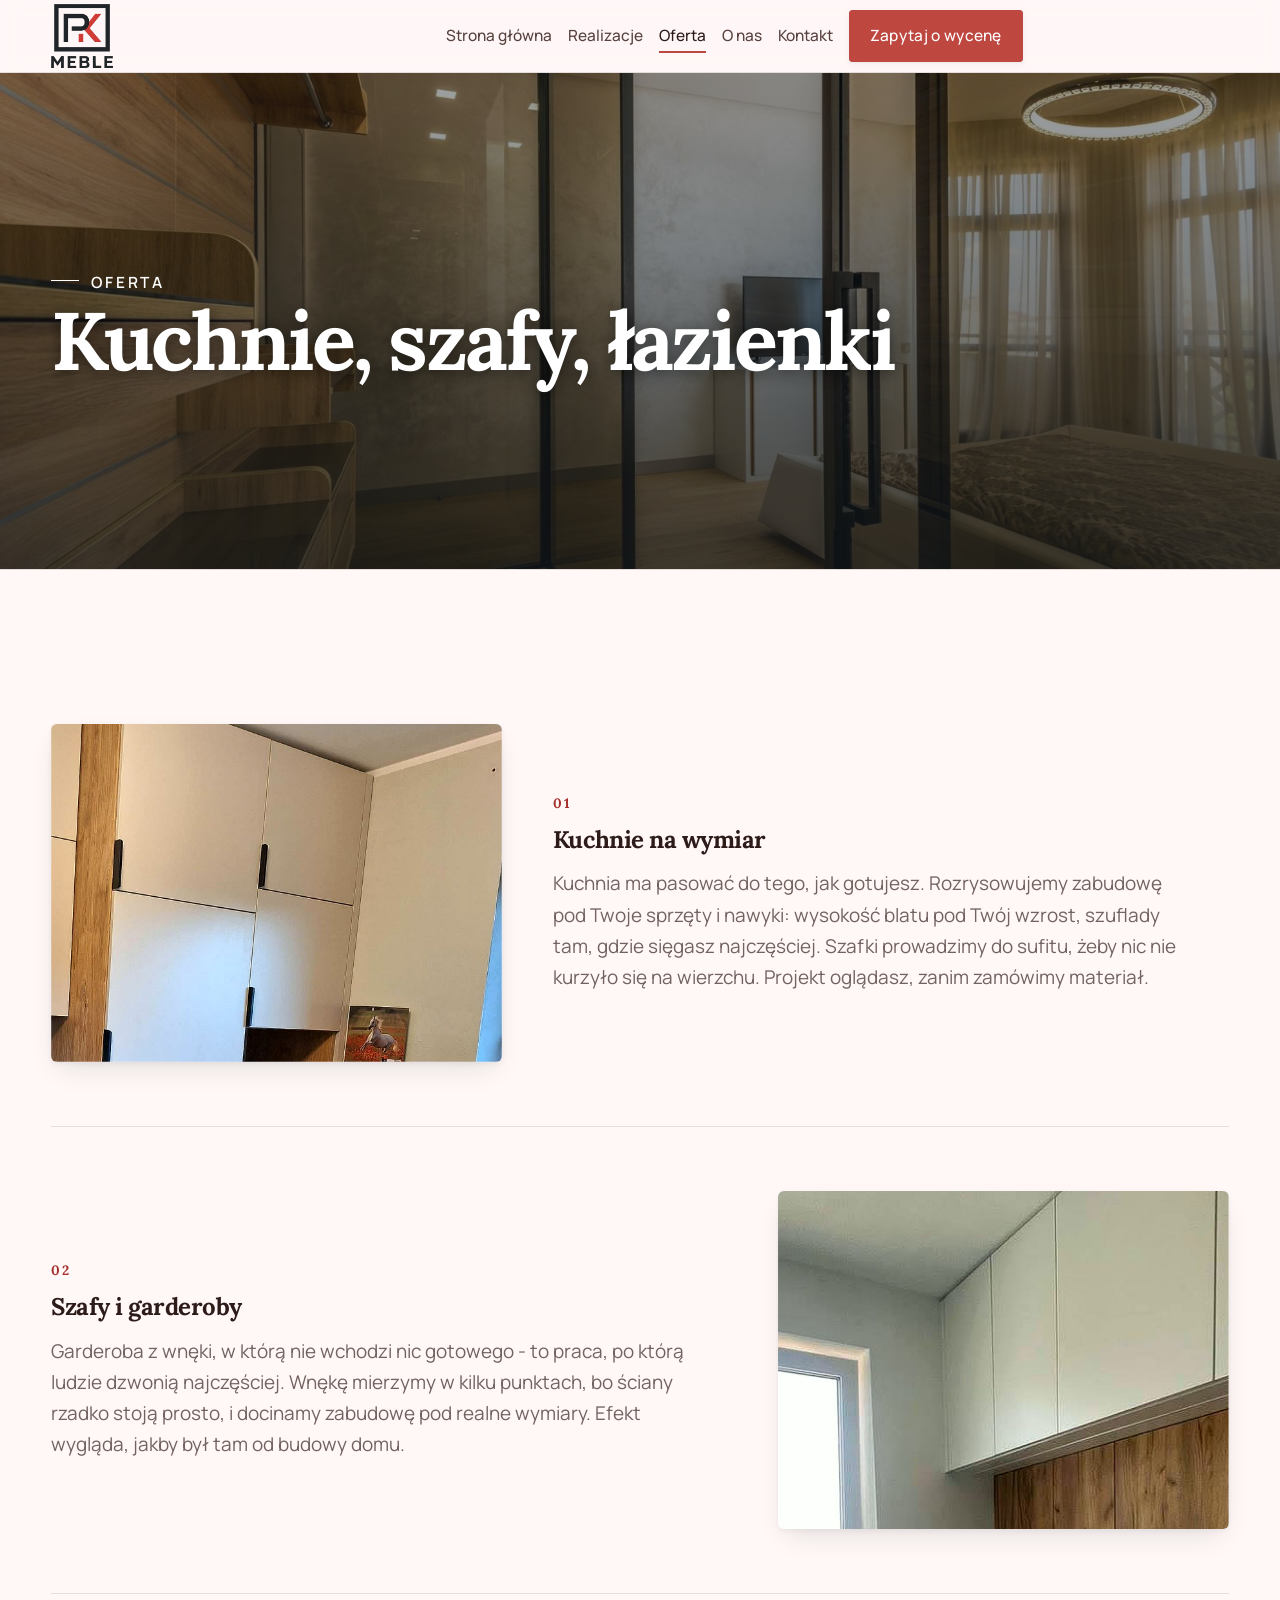
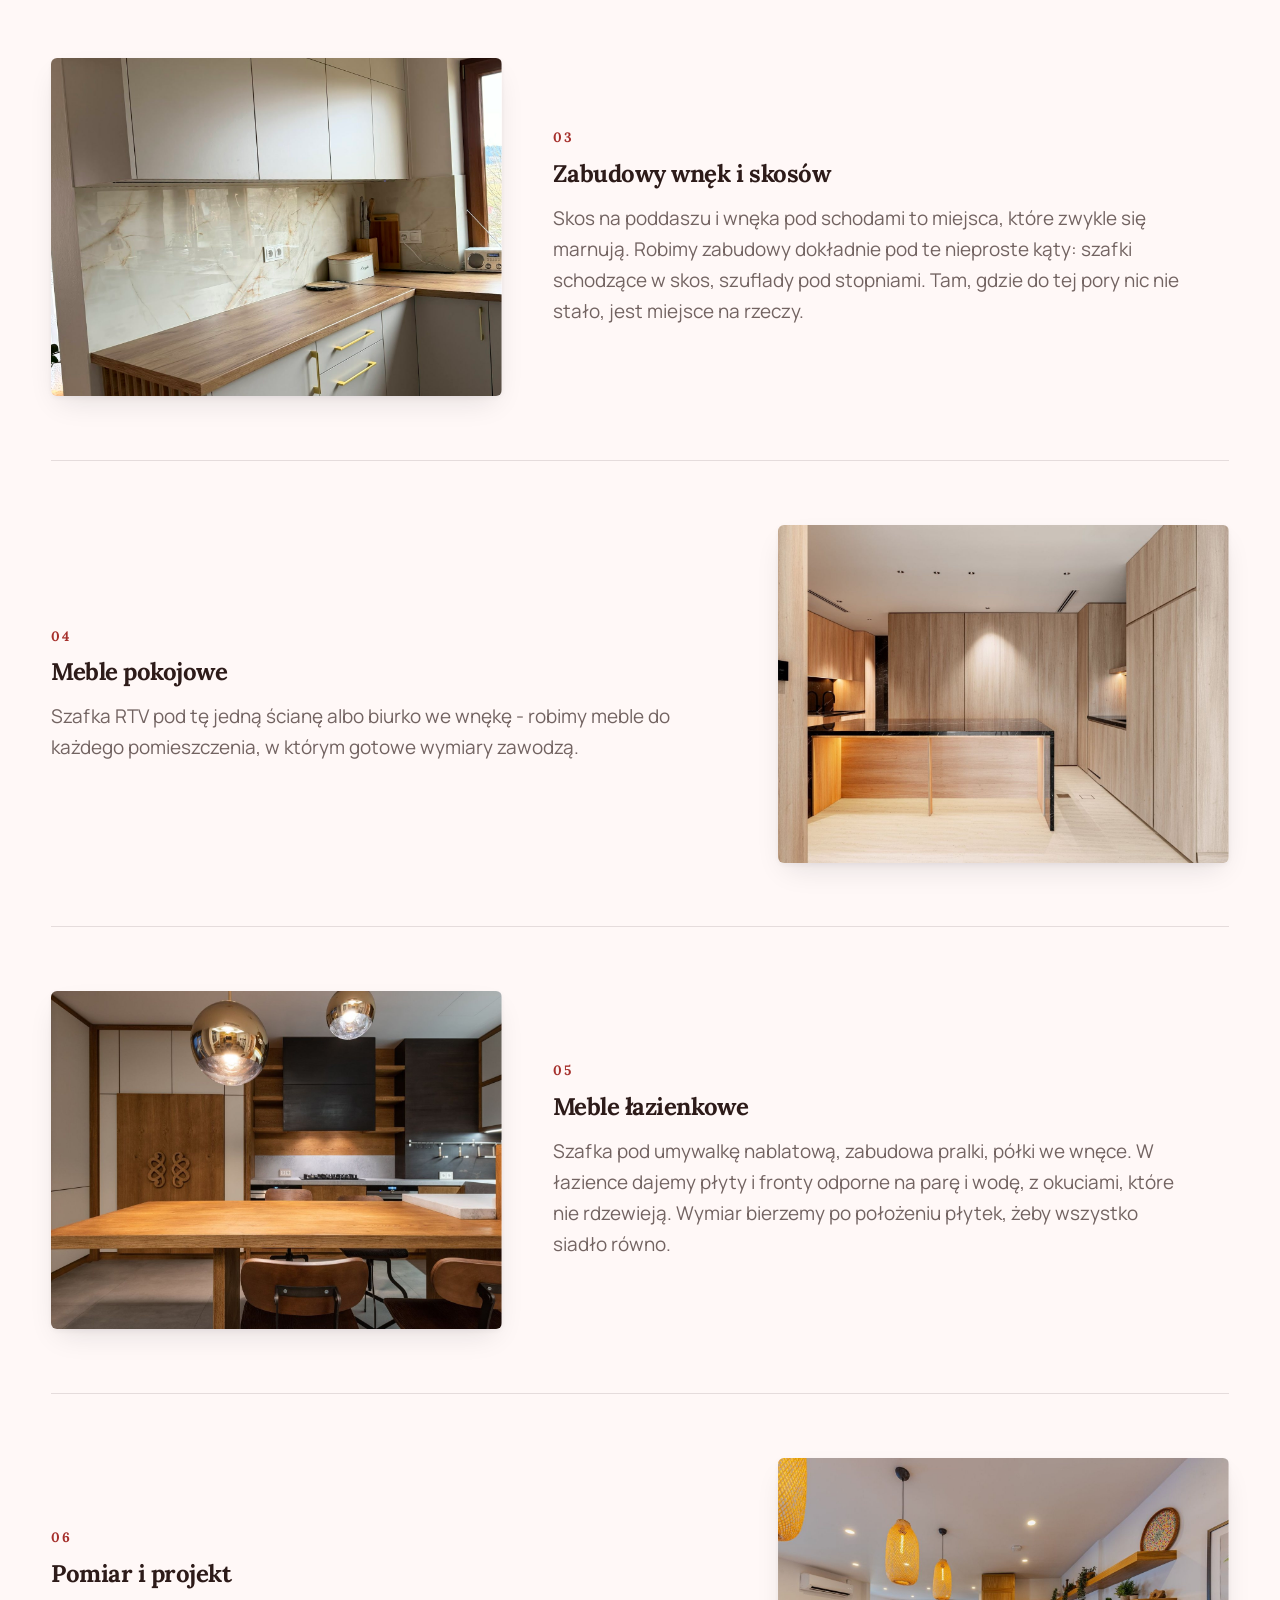
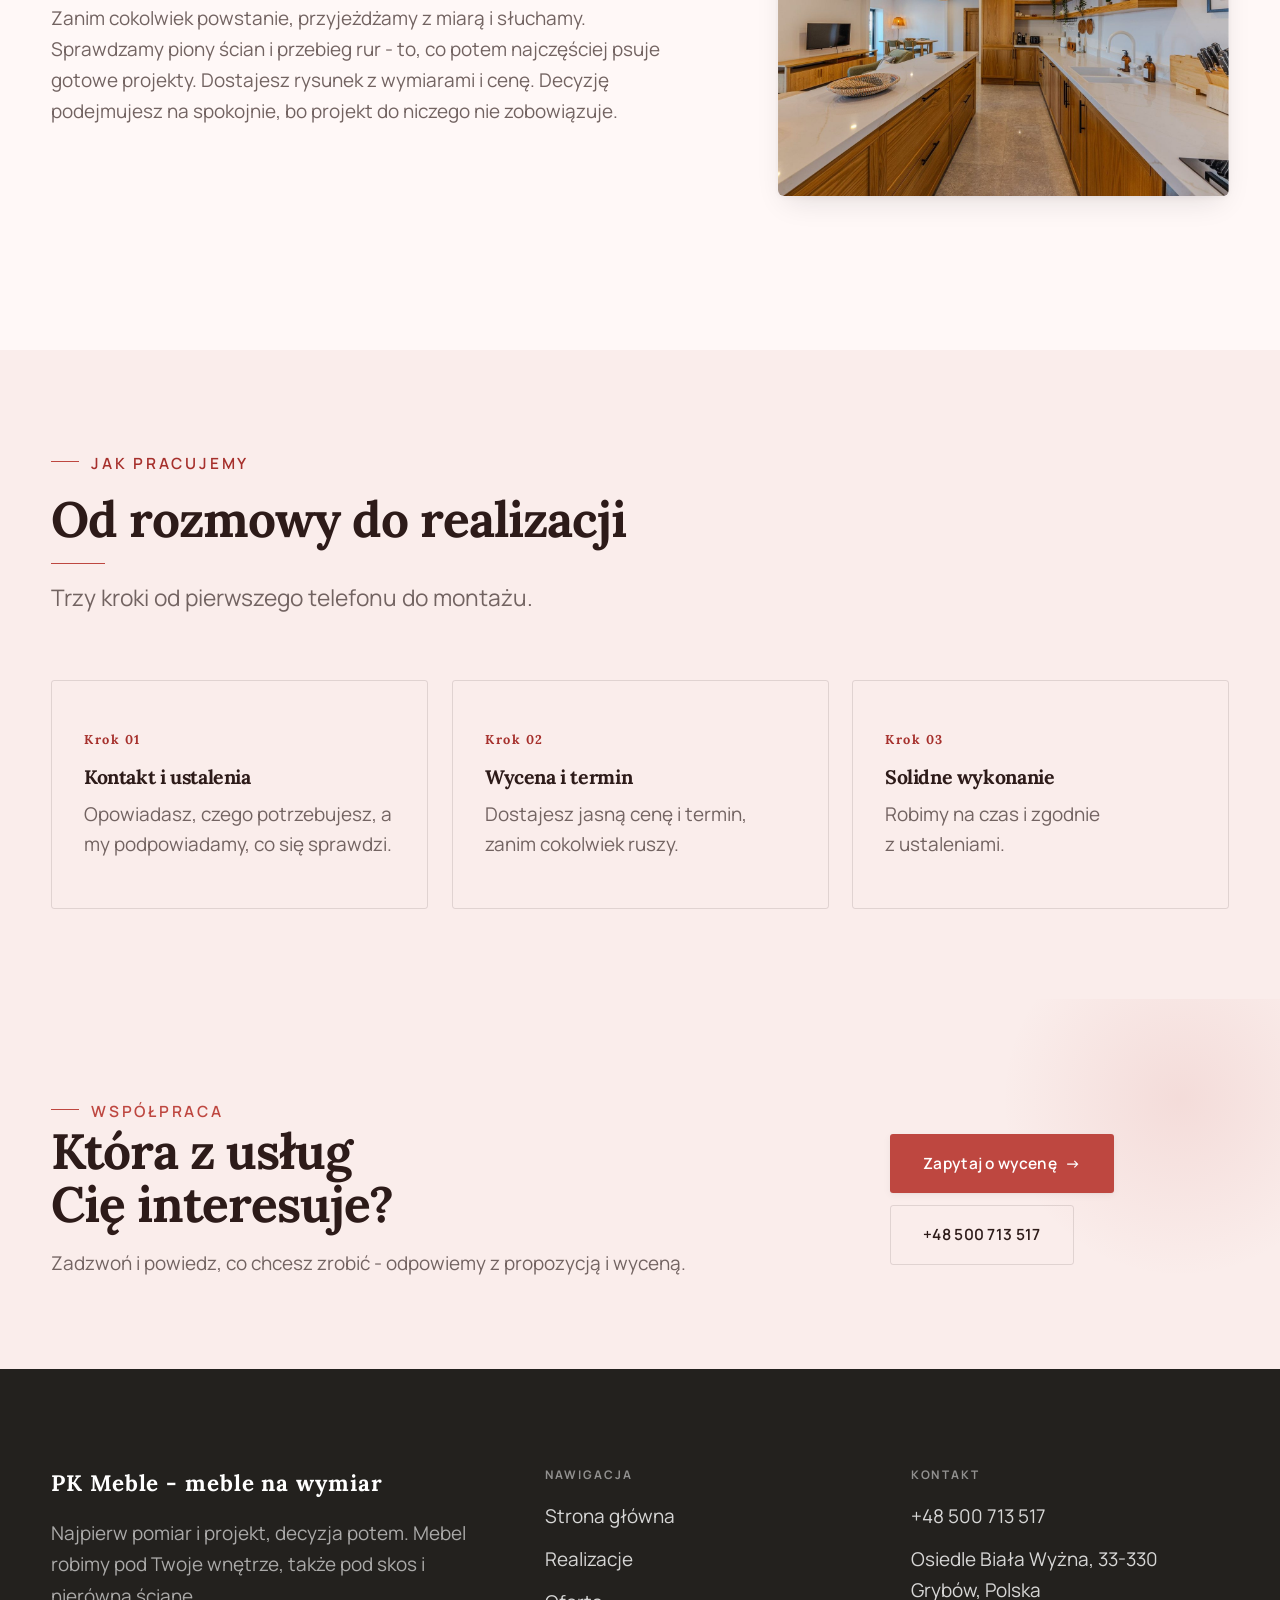
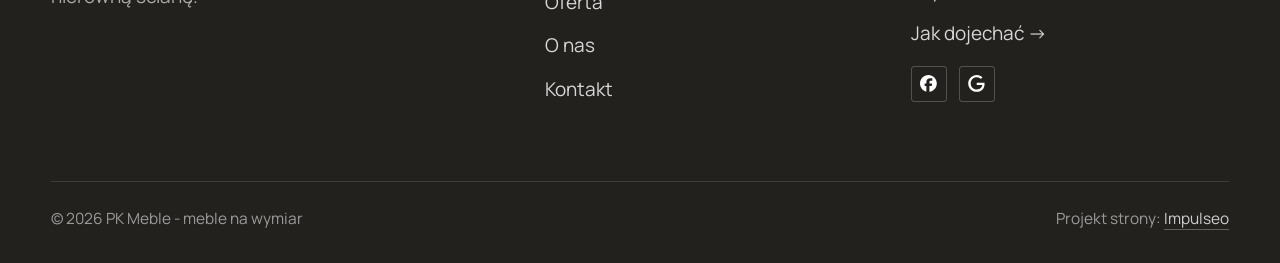
<file: oferta.html>
<!DOCTYPE html>
<html lang="pl">
<head>
<meta charset="UTF-8">
<meta name="viewport" content="width=device-width, initial-scale=1.0">
<title>Oferta - PK Meble - meble na wymiar</title>
<meta name="description" content="Meble na wymiar w Grybowie: kuchnie, szafy i zabudowy pod Twoje wnętrze. Pomiar, projekt i montaż na miejscu. Zadzwoń: +48 500 713 517.">
<link rel="canonical" href="https://kris20032.github.io/pk-meble-meble-na-wymiar/oferta.html">
<meta name="robots" content="noindex, nofollow">
<meta property="og:type" content="website">
<meta property="og:locale" content="pl_PL">
<meta property="og:site_name" content="PK Meble - meble na wymiar">
<meta property="og:title" content="Oferta - PK Meble - meble na wymiar">
<meta property="og:description" content="Meble na wymiar w Grybowie: kuchnie, szafy i zabudowy pod Twoje wnętrze. Pomiar, projekt i montaż na miejscu. Zadzwoń: +48 500 713 517.">
<meta property="og:url" content="https://kris20032.github.io/pk-meble-meble-na-wymiar/oferta.html">
<meta property="og:image" content="https://kris20032.github.io/pk-meble-meble-na-wymiar/img/og.jpg">
<meta property="og:image:width" content="1200">
<meta property="og:image:height" content="630">
<meta name="twitter:card" content="summary_large_image">
<link rel="preconnect" href="https://fonts.googleapis.com">
<link rel="preconnect" href="https://fonts.gstatic.com" crossorigin>
<link href="https://fonts.googleapis.com/css2?family=Lora:wght@500;600;700&family=Manrope:wght@400;500;600&display=swap" rel="stylesheet">
<link rel="stylesheet" href="assets/styles.css?v=aa39cf6c">
</head>
<body>

<header class="nav">
  <div class="wrap nav-inner">
    <a class="brand brand-has-logo" href="index.html"><img class="brand-logo" src="img/logo.png" alt="PK Meble - meble na wymiar" width="460" height="478" decoding="async"></a>
    <nav class="nav-links">
      <a href="index.html">Strona główna</a>
      <a href="realizacje.html">Realizacje</a>
      <a href="oferta.html" class="active" aria-current="page">Oferta</a>
      <a href="o-nas.html">O nas</a>
      <a href="kontakt.html">Kontakt</a>
      <a href="kontakt.html" class="btn btn-accent">Zapytaj o wycenę</a>
    </nav>
    <button class="nav-toggle" aria-label="Menu"><span></span><span></span><span></span></button>
  </div>
</header>

<main>
<section class="pagehead">
  <img src="img/g11.jpg" alt="PK Meble - meble na wymiar - Kuchnie, szafy, łazienki" width="1600" height="1068" decoding="async">
  <div class="wrap">
    <span class="eyebrow">Oferta</span>
    <h1>Kuchnie, szafy, łazienki</h1>
  </div>
</section>
<section>
  <div class="wrap">
    <div class="svc-row reveal">
      <div class="svc-row-art"><img src="img/g13.jpg" alt="Kuchnie na wymiar" loading="lazy" width="1400" height="1866" decoding="async"></div>
      <div>
        <span class="num">01</span>
        <h3>Kuchnie na wymiar</h3>
        <p class="muted">Kuchnia ma pasować do tego, jak gotujesz. Rozrysowujemy zabudowę pod Twoje sprzęty i nawyki: wysokość blatu pod Twój wzrost, szuflady tam, gdzie sięgasz najczęściej. Szafki prowadzimy do sufitu, żeby nic nie kurzyło się na wierzchu. Projekt oglądasz, zanim zamówimy materiał.</p>
      </div>
    </div>
    <div class="svc-row rev reveal">
      <div class="svc-row-art"><img src="img/g14.jpg" alt="Szafy i garderoby" loading="lazy" width="928" height="1784" decoding="async"></div>
      <div>
        <span class="num">02</span>
        <h3>Szafy i garderoby</h3>
        <p class="muted">Garderoba z wnęki, w którą nie wchodzi nic gotowego - to praca, po którą ludzie dzwonią najczęściej. Wnękę mierzymy w kilku punktach, bo ściany rzadko stoją prosto, i docinamy zabudowę pod realne wymiary. Efekt wygląda, jakby był tam od budowy domu.</p>
      </div>
    </div>
    <div class="svc-row reveal">
      <div class="svc-row-art"><img src="img/about.jpg" alt="Zabudowy wnęk i skosów" loading="lazy" width="1464" height="2018" decoding="async"></div>
      <div>
        <span class="num">03</span>
        <h3>Zabudowy wnęk i skosów</h3>
        <p class="muted">Skos na poddaszu i wnęka pod schodami to miejsca, które zwykle się marnują. Robimy zabudowy dokładnie pod te nieproste kąty: szafki schodzące w skos, szuflady pod stopniami. Tam, gdzie do tej pory nic nie stało, jest miejsce na rzeczy.</p>
      </div>
    </div>
    <div class="svc-row rev reveal">
      <div class="svc-row-art"><img src="img/g5.jpg" alt="Meble pokojowe" loading="lazy" width="1600" height="1066" decoding="async"></div>
      <div>
        <span class="num">04</span>
        <h3>Meble pokojowe</h3>
        <p class="muted">Szafka RTV pod tę jedną ścianę albo biurko we wnękę - robimy meble do każdego pomieszczenia, w którym gotowe wymiary zawodzą.</p>
      </div>
    </div>
    <div class="svc-row reveal">
      <div class="svc-row-art"><img src="img/g7.jpg" alt="Meble łazienkowe" loading="lazy" width="1600" height="1068" decoding="async"></div>
      <div>
        <span class="num">05</span>
        <h3>Meble łazienkowe</h3>
        <p class="muted">Szafka pod umywalkę nablatową, zabudowa pralki, półki we wnęce. W łazience dajemy płyty i fronty odporne na parę i wodę, z okuciami, które nie rdzewieją. Wymiar bierzemy po położeniu płytek, żeby wszystko siadło równo.</p>
      </div>
    </div>
    <div class="svc-row rev reveal">
      <div class="svc-row-art"><img src="img/g8.jpg" alt="Pomiar i projekt" loading="lazy" width="1600" height="1066" decoding="async"></div>
      <div>
        <span class="num">06</span>
        <h3>Pomiar i projekt</h3>
        <p class="muted">Zanim cokolwiek powstanie, przyjeżdżamy z miarą i słuchamy. Sprawdzamy piony ścian i przebieg rur - to, co potem najczęściej psuje gotowe projekty. Dostajesz rysunek z wymiarami i cenę. Decyzję podejmujesz na spokojnie, bo projekt do niczego nie zobowiązuje.</p>
      </div>
    </div>
  </div>
</section>
<section class="trust">
  <div class="wrap">
    <div class="head reveal">
      <span class="eyebrow">Jak pracujemy</span>
      <h2>Od rozmowy do realizacji</h2>
      <p>Trzy kroki od pierwszego telefonu do montażu.</p>
    </div>
    <div class="svc-grid">
      <div class="svc reveal"><div class="ic">Krok 01</div><h3>Kontakt i ustalenia</h3><p>Opowiadasz, czego potrzebujesz, a my podpowiadamy, co się sprawdzi.</p></div>
      <div class="svc reveal"><div class="ic">Krok 02</div><h3>Wycena i termin</h3><p>Dostajesz jasną cenę i termin, zanim cokolwiek ruszy.</p></div>
      <div class="svc reveal"><div class="ic">Krok 03</div><h3>Solidne wykonanie</h3><p>Robimy na czas i zgodnie z ustaleniami.</p></div>
    </div>
  </div>
</section>
<section class="cta">
  <div class="wrap">
    <div class="reveal">
      <span class="eyebrow">Współpraca</span>
      <h2>Która z usług Cię interesuje?</h2>
      <p>Zadzwoń i powiedz, co chcesz zrobić - odpowiemy z propozycją i wyceną.</p>
    </div>
    <div class="cta-actions reveal">
      <a href="kontakt.html" class="btn btn-light">Zapytaj o wycenę <span class="arr">→</span></a>
      <a href="tel:+48500713517" class="btn btn-ghost btn-ghost-cta">+48 500 713 517</a>
    </div>
  </div>
</section>
</main>

<footer>
  <div class="wrap">
    <div class="foot-grid">
      <div class="foot-brand">
        <div class="name">PK Meble - meble na wymiar</div>
        <p>Najpierw pomiar i projekt, decyzja potem. Mebel robimy pod Twoje wnętrze, także pod skos i nierówną ścianę.</p>
      </div>
      <div class="foot-col">
        <h4>Nawigacja</h4>
        <a href="index.html">Strona główna</a>
        <a href="realizacje.html">Realizacje</a>
        <a href="oferta.html">Oferta</a>
        <a href="o-nas.html">O nas</a>
        <a href="kontakt.html">Kontakt</a>
      </div>
      <div class="foot-col">
        <h4>Kontakt</h4>
        <a href="tel:+48500713517">+48 500 713 517</a>
        <p>Osiedle Biała Wyżna, 33-330 Grybów, Polska</p>
        <a href="https://maps.google.com/?cid=13028913884197819160&g_mp=Cidnb29nbGUubWFwcy5wbGFjZXMudjEuUGxhY2VzLlNlYXJjaFRleHQQAhgEIAA" target="_blank" rel="noopener">Jak dojechać →</a>
      <div class="foot-soc">
        <a class="soc" href="https://www.facebook.com/p/PK-Meble-meble-na-wymiar-61581633837394/" target="_blank" rel="noopener" aria-label="Facebook - PK Meble - meble na wymiar"><svg viewBox="0 0 24 24" aria-hidden="true" focusable="false"><path d="M9.101 23.691v-7.98H6.627v-3.667h2.474v-1.58c0-4.085 1.848-5.978 5.858-5.978.401 0 .955.042 1.468.103a8.68 8.68 0 0 1 1.141.195v3.325a8.623 8.623 0 0 0-.653-.036 26.805 26.805 0 0 0-.733-.009c-.707 0-1.259.096-1.675.309a1.686 1.686 0 0 0-.679.622c-.258.42-.374.995-.374 1.752v1.297h3.919l-.386 2.103-.287 1.564h-3.246v8.245C19.396 23.238 24 18.179 24 12.044c0-6.627-5.373-12-12-12s-12 5.373-12 12c0 5.628 3.874 10.35 9.101 11.647Z" fill="currentColor"/></svg></a>
        <a class="soc" href="https://maps.google.com/?cid=13028913884197819160&g_mp=Cidnb29nbGUubWFwcy5wbGFjZXMudjEuUGxhY2VzLlNlYXJjaFRleHQQAhgEIAA" target="_blank" rel="noopener" aria-label="Google - PK Meble - meble na wymiar"><svg viewBox="0 0 24 24" aria-hidden="true" focusable="false"><path d="M12.48 10.92v3.28h7.84c-.24 1.84-.853 3.187-1.787 4.133-1.147 1.147-2.933 2.4-6.053 2.4-4.827 0-8.6-3.893-8.6-8.72s3.773-8.72 8.6-8.72c2.6 0 4.507 1.027 5.907 2.347l2.307-2.307C18.747 1.44 16.133 0 12.48 0 5.867 0 .307 5.387.307 12s5.56 12 12.173 12c3.573 0 6.267-1.173 8.373-3.36 2.16-2.16 2.84-5.213 2.84-7.667 0-.76-.053-1.467-.173-2.053H12.48z" fill="currentColor"/></svg></a>
      </div>
      </div>
    </div>
    <div class="foot-bot">
      <span>© 2026 PK Meble - meble na wymiar</span>
      <span>Projekt strony: <a class="foot-credit" href="https://impulseo.pl" target="_blank" rel="noopener">Impulseo</a></span>
    </div>
  </div>
</footer>
<div class="sticky-reserve"><a class="sr-book" href="kontakt.html">Zapytaj o wycenę</a><a class="sr-call" href="tel:+48500713517" aria-label="Zadzwoń"><svg class="ico-tel" width="16" height="16" viewBox="0 0 24 24" fill="none" aria-hidden="true"><path d="M6.6 10.8a15.5 15.5 0 0 0 6.6 6.6l2.2-2.2a1 1 0 0 1 1-.24 11.4 11.4 0 0 0 3.6.58 1 1 0 0 1 1 1V20a1 1 0 0 1-1 1A17 17 0 0 1 3 4a1 1 0 0 1 1-1h3.5a1 1 0 0 1 1 1c0 1.25.2 2.46.58 3.6a1 1 0 0 1-.25 1l-2.23 2.2Z" fill="currentColor"/></svg></a></div>
<div class="demo-wazne" data-do="2026-10-12" data-cykl="3" hidden><svg class="dw-ico" width="13" height="13" viewBox="0 0 24 24" fill="none" aria-hidden="true"><circle cx="12" cy="12" r="8.6" stroke="currentColor" stroke-width="1.8"/><path d="M12 7.2V12l3.3 2" stroke="currentColor" stroke-width="1.8" stroke-linecap="round"/></svg><span class="dw-txt"></span></div>

<script src="assets/main.js"></script>
</body>
</html>
</file>
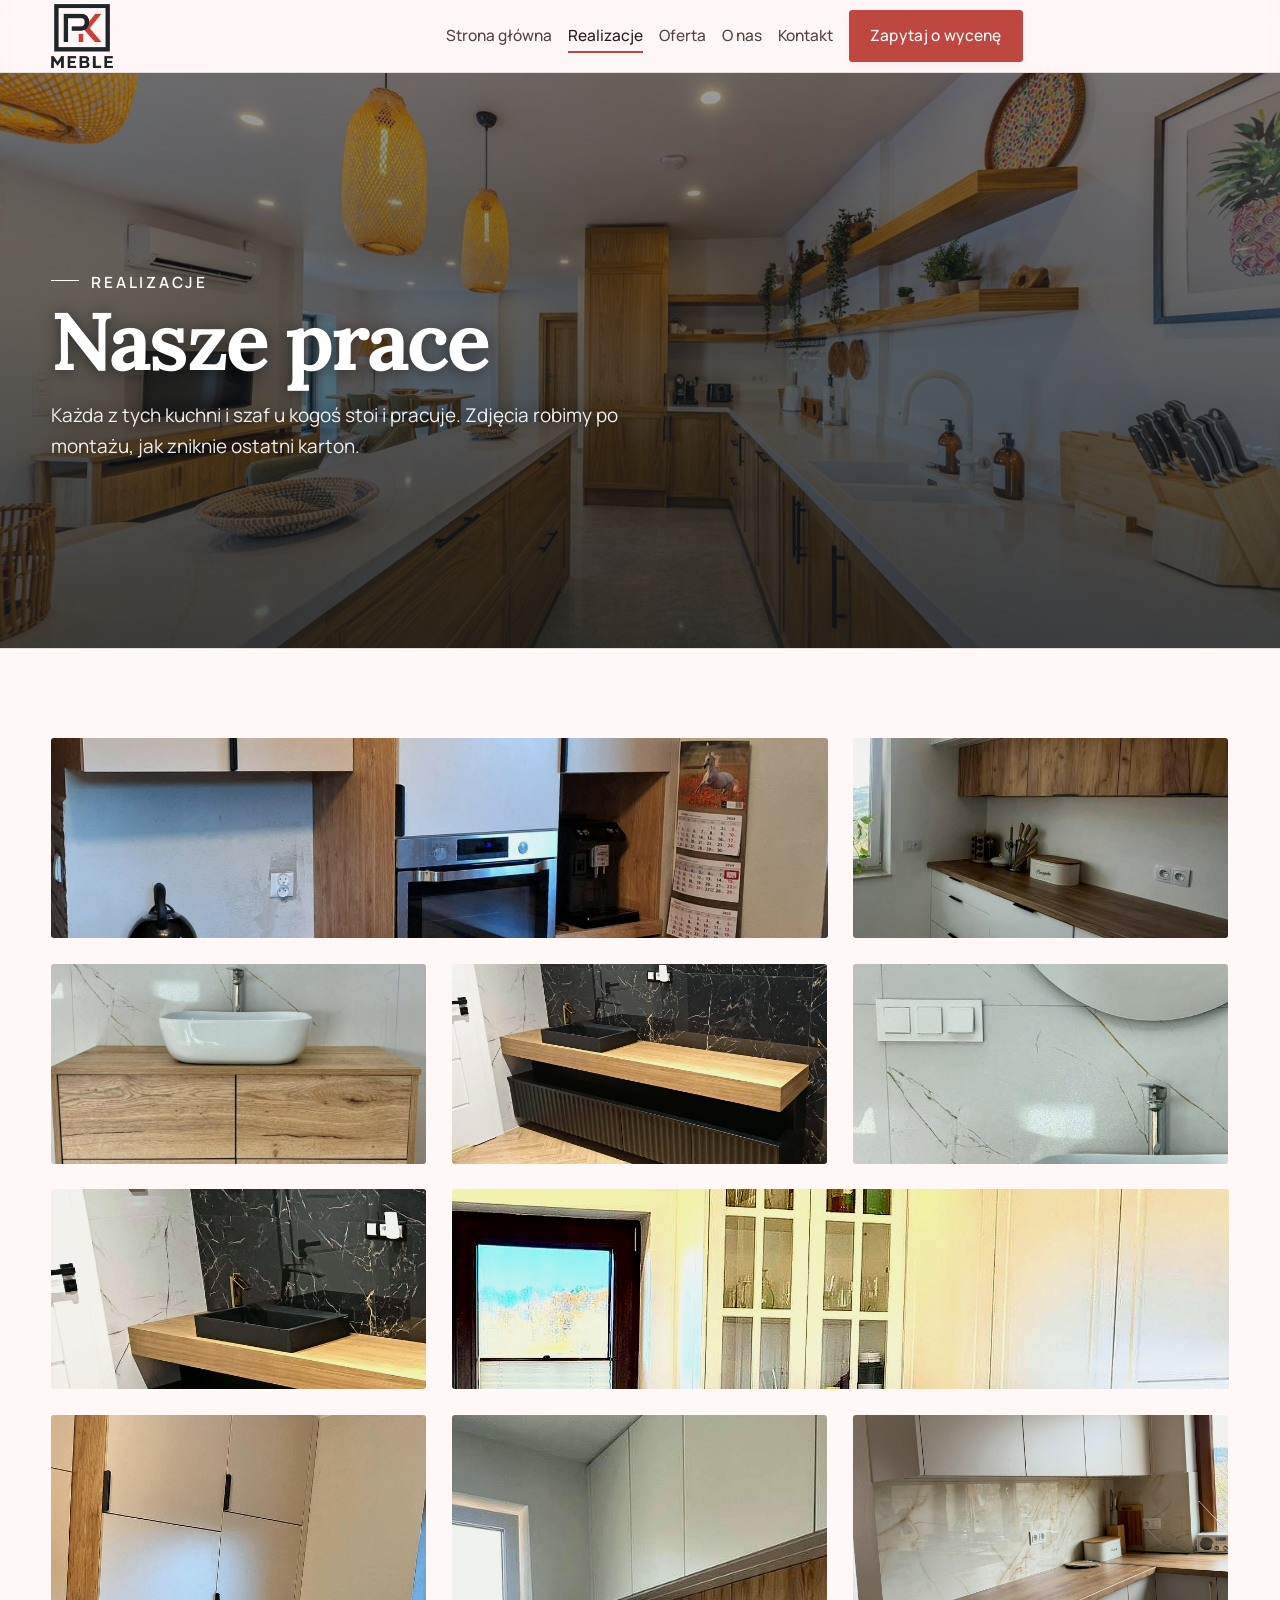
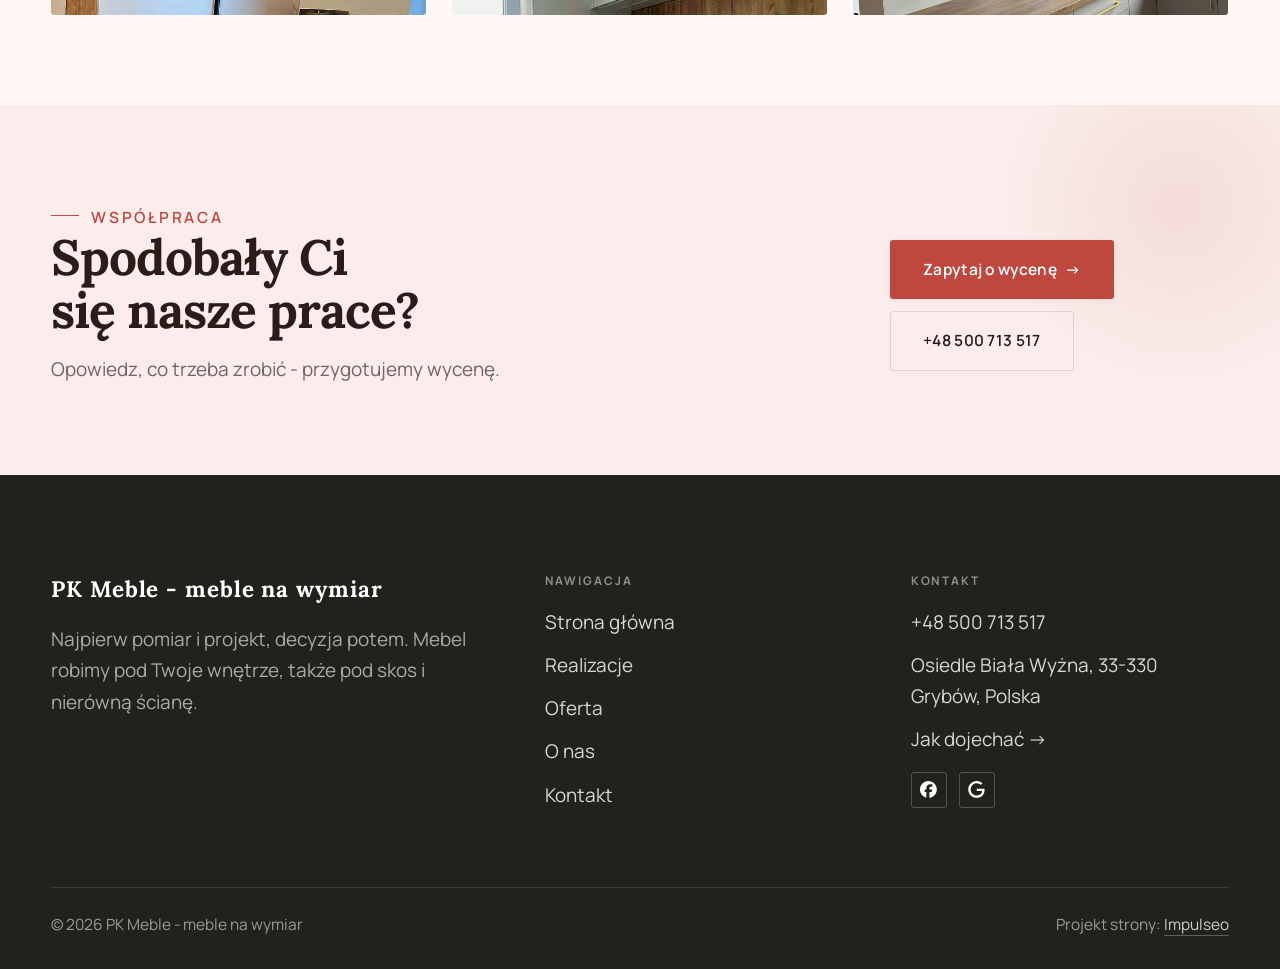
<file: realizacje.html>
<!DOCTYPE html>
<html lang="pl">
<head>
<meta charset="UTF-8">
<meta name="viewport" content="width=device-width, initial-scale=1.0">
<title>Realizacje - PK Meble - meble na wymiar</title>
<meta name="description" content="Realizacje PK Meble - meble na wymiar: Kuchnia na wymiar, Szafa wnękowa, Garderoba, Zabudowa pod skosem, Blat z litego drewna">
<link rel="canonical" href="https://kris20032.github.io/pk-meble-meble-na-wymiar/realizacje.html">
<meta name="robots" content="noindex, nofollow">
<meta property="og:type" content="website">
<meta property="og:locale" content="pl_PL">
<meta property="og:site_name" content="PK Meble - meble na wymiar">
<meta property="og:title" content="Realizacje - PK Meble - meble na wymiar">
<meta property="og:description" content="Realizacje PK Meble - meble na wymiar: Kuchnia na wymiar, Szafa wnękowa, Garderoba, Zabudowa pod skosem, Blat z litego drewna">
<meta property="og:url" content="https://kris20032.github.io/pk-meble-meble-na-wymiar/realizacje.html">
<meta property="og:image" content="https://kris20032.github.io/pk-meble-meble-na-wymiar/img/og.jpg">
<meta property="og:image:width" content="1200">
<meta property="og:image:height" content="630">
<meta name="twitter:card" content="summary_large_image">
<link rel="preconnect" href="https://fonts.googleapis.com">
<link rel="preconnect" href="https://fonts.gstatic.com" crossorigin>
<link href="https://fonts.googleapis.com/css2?family=Lora:wght@500;600;700&family=Manrope:wght@400;500;600&display=swap" rel="stylesheet">
<link rel="stylesheet" href="assets/styles.css?v=aa39cf6c">
</head>
<body>

<header class="nav">
  <div class="wrap nav-inner">
    <a class="brand brand-has-logo" href="index.html"><img class="brand-logo" src="img/logo.png" alt="PK Meble - meble na wymiar" width="460" height="478" decoding="async"></a>
    <nav class="nav-links">
      <a href="index.html">Strona główna</a>
      <a href="realizacje.html" class="active" aria-current="page">Realizacje</a>
      <a href="oferta.html">Oferta</a>
      <a href="o-nas.html">O nas</a>
      <a href="kontakt.html">Kontakt</a>
      <a href="kontakt.html" class="btn btn-accent">Zapytaj o wycenę</a>
    </nav>
    <button class="nav-toggle" aria-label="Menu"><span></span><span></span><span></span></button>
  </div>
</header>

<main>
<section class="pagehead">
  <img src="img/g8.jpg" alt="PK Meble - meble na wymiar - Nasze prace" width="1600" height="1066" decoding="async">
  <div class="wrap">
    <span class="eyebrow">Realizacje</span>
    <h1>Nasze prace</h1>
    <p>Każda z tych kuchni i szaf u kogoś stoi i pracuje. Zdjęcia robimy po montażu, jak zniknie ostatni karton.</p>
  </div>
</section>
<section>
  <div class="wrap">
    <div class="gallery">
      <div class="tile t-two3 reveal"><img src="img/g1.jpg" alt="PK Meble - meble na wymiar" loading="lazy" width="1400" height="1930" decoding="async"></div>
      <div class="tile t-third reveal"><img src="img/g2.jpg" alt="PK Meble - meble na wymiar" loading="lazy" width="746" height="1536" decoding="async"></div>
      <div class="tile t-third reveal"><img src="img/g3.jpg" alt="PK Meble - meble na wymiar" loading="lazy" width="1080" height="1536" decoding="async"></div>
      <div class="tile t-third reveal"><img src="img/g4.jpg" alt="PK Meble - meble na wymiar" loading="lazy" width="1439" height="1024" decoding="async"></div>
      <div class="tile t-third reveal"><img src="img/g6.jpg" alt="PK Meble - meble na wymiar" loading="lazy" width="1204" height="1712" decoding="async"></div>
      <div class="tile t-third reveal"><img src="img/g9.jpg" alt="PK Meble - meble na wymiar" loading="lazy" width="1400" height="994" decoding="async"></div>
      <div class="tile t-two3 reveal"><img src="img/g10.jpg" alt="PK Meble - meble na wymiar" loading="lazy" width="1400" height="1072" decoding="async"></div>
      <div class="tile t-third reveal"><img src="img/g13.jpg" alt="PK Meble - meble na wymiar" loading="lazy" width="1400" height="1866" decoding="async"></div>
      <div class="tile t-third reveal"><img src="img/g14.jpg" alt="PK Meble - meble na wymiar" loading="lazy" width="928" height="1784" decoding="async"></div>
      <div class="tile t-third reveal"><img src="img/about.jpg" alt="PK Meble - meble na wymiar" loading="lazy" width="1464" height="2018" decoding="async"></div>
    </div>
  </div>
</section>
<section class="cta">
  <div class="wrap">
    <div class="reveal">
      <span class="eyebrow">Współpraca</span>
      <h2>Spodobały Ci się nasze prace?</h2>
      <p>Opowiedz, co trzeba zrobić - przygotujemy wycenę.</p>
    </div>
    <div class="cta-actions reveal">
      <a href="kontakt.html" class="btn btn-light">Zapytaj o wycenę <span class="arr">→</span></a>
      <a href="tel:+48500713517" class="btn btn-ghost btn-ghost-cta">+48 500 713 517</a>
    </div>
  </div>
</section>
</main>

<footer>
  <div class="wrap">
    <div class="foot-grid">
      <div class="foot-brand">
        <div class="name">PK Meble - meble na wymiar</div>
        <p>Najpierw pomiar i projekt, decyzja potem. Mebel robimy pod Twoje wnętrze, także pod skos i nierówną ścianę.</p>
      </div>
      <div class="foot-col">
        <h4>Nawigacja</h4>
        <a href="index.html">Strona główna</a>
        <a href="realizacje.html">Realizacje</a>
        <a href="oferta.html">Oferta</a>
        <a href="o-nas.html">O nas</a>
        <a href="kontakt.html">Kontakt</a>
      </div>
      <div class="foot-col">
        <h4>Kontakt</h4>
        <a href="tel:+48500713517">+48 500 713 517</a>
        <p>Osiedle Biała Wyżna, 33-330 Grybów, Polska</p>
        <a href="https://maps.google.com/?cid=13028913884197819160&g_mp=Cidnb29nbGUubWFwcy5wbGFjZXMudjEuUGxhY2VzLlNlYXJjaFRleHQQAhgEIAA" target="_blank" rel="noopener">Jak dojechać →</a>
      <div class="foot-soc">
        <a class="soc" href="https://www.facebook.com/p/PK-Meble-meble-na-wymiar-61581633837394/" target="_blank" rel="noopener" aria-label="Facebook - PK Meble - meble na wymiar"><svg viewBox="0 0 24 24" aria-hidden="true" focusable="false"><path d="M9.101 23.691v-7.98H6.627v-3.667h2.474v-1.58c0-4.085 1.848-5.978 5.858-5.978.401 0 .955.042 1.468.103a8.68 8.68 0 0 1 1.141.195v3.325a8.623 8.623 0 0 0-.653-.036 26.805 26.805 0 0 0-.733-.009c-.707 0-1.259.096-1.675.309a1.686 1.686 0 0 0-.679.622c-.258.42-.374.995-.374 1.752v1.297h3.919l-.386 2.103-.287 1.564h-3.246v8.245C19.396 23.238 24 18.179 24 12.044c0-6.627-5.373-12-12-12s-12 5.373-12 12c0 5.628 3.874 10.35 9.101 11.647Z" fill="currentColor"/></svg></a>
        <a class="soc" href="https://maps.google.com/?cid=13028913884197819160&g_mp=Cidnb29nbGUubWFwcy5wbGFjZXMudjEuUGxhY2VzLlNlYXJjaFRleHQQAhgEIAA" target="_blank" rel="noopener" aria-label="Google - PK Meble - meble na wymiar"><svg viewBox="0 0 24 24" aria-hidden="true" focusable="false"><path d="M12.48 10.92v3.28h7.84c-.24 1.84-.853 3.187-1.787 4.133-1.147 1.147-2.933 2.4-6.053 2.4-4.827 0-8.6-3.893-8.6-8.72s3.773-8.72 8.6-8.72c2.6 0 4.507 1.027 5.907 2.347l2.307-2.307C18.747 1.44 16.133 0 12.48 0 5.867 0 .307 5.387.307 12s5.56 12 12.173 12c3.573 0 6.267-1.173 8.373-3.36 2.16-2.16 2.84-5.213 2.84-7.667 0-.76-.053-1.467-.173-2.053H12.48z" fill="currentColor"/></svg></a>
      </div>
      </div>
    </div>
    <div class="foot-bot">
      <span>© 2026 PK Meble - meble na wymiar</span>
      <span>Projekt strony: <a class="foot-credit" href="https://impulseo.pl" target="_blank" rel="noopener">Impulseo</a></span>
    </div>
  </div>
</footer>
<div class="sticky-reserve"><a class="sr-book" href="kontakt.html">Zapytaj o wycenę</a><a class="sr-call" href="tel:+48500713517" aria-label="Zadzwoń"><svg class="ico-tel" width="16" height="16" viewBox="0 0 24 24" fill="none" aria-hidden="true"><path d="M6.6 10.8a15.5 15.5 0 0 0 6.6 6.6l2.2-2.2a1 1 0 0 1 1-.24 11.4 11.4 0 0 0 3.6.58 1 1 0 0 1 1 1V20a1 1 0 0 1-1 1A17 17 0 0 1 3 4a1 1 0 0 1 1-1h3.5a1 1 0 0 1 1 1c0 1.25.2 2.46.58 3.6a1 1 0 0 1-.25 1l-2.23 2.2Z" fill="currentColor"/></svg></a></div>
<div class="demo-wazne" data-do="2026-10-12" data-cykl="3" hidden><svg class="dw-ico" width="13" height="13" viewBox="0 0 24 24" fill="none" aria-hidden="true"><circle cx="12" cy="12" r="8.6" stroke="currentColor" stroke-width="1.8"/><path d="M12 7.2V12l3.3 2" stroke="currentColor" stroke-width="1.8" stroke-linecap="round"/></svg><span class="dw-txt"></span></div>

<script src="assets/main.js"></script>
</body>
</html>
</file>
<file: assets/styles.css>
/* ============================================================
   STOLBASZ — premium, architektoniczny B2B fit-out
   Jasna paleta, zero brązu. System wg premium-web-craft.
   Projekt strony: Impulseo (impulseo.pl)
   ============================================================ */

:root{
  /* PALETA — jasna, architektoniczna, chłodna */
  --paper:#F3F1EC;          /* główne tło */
  --paper-2:#E6E3DB;        /* sekcje alternatywne (chłodny jasny szary) */
  --paper-3:#E6E3DB;        /* delikatne wypełnienia */
  --ink:#23211E;            /* tekst główny — chłodny grafit */
  --ink-soft:#43403A;       /* nagłówki drugorzędne */
  --muted:#87837A;          /* tekst poboczny */
  --line:rgba(35,33,30,.12);/* hairline */
  --accent:#8A6B3C;         /* stonowany petrol-slate — jedyny akcent */
  --accent-d:#6E5430;
  --accent-soft:rgba(138,107,60,.10);
  --dark:#23211E;           /* sekcje ciemne (stopka/CTA) */

  /* HOVER ZDJĘĆ — JEDEN standard dla całego silnika (decyzja K. 04.08.2026, artefakt z wariantami).
     AKTUALNE (K.+Szymon 09.08.2026, wybór z artefaktu 6 wariantów): zoom 1.05 przy 1.4s -
     przy tak długim czasie mocniejszy kadr NIE skacze, tylko „oddycha". Poprzedni standard
     (1.02 / .55s z 04.08) odbierany jako dynamiczny i szybki.
     Spoczynek lekko przygaszony, ale TYLKO tam, gdzie jest mysz (@media hover:hover) —
     na telefonie zdjęcia zostają w pełnej jasności. */
  --img-zoom:1.05;                   /* K.+Szymon 09.08: wariant F z artefaktu porównawczego */
  --img-rest:brightness(.95) saturate(.99);
  --img-hot:brightness(1.06) saturate(1.05);
  --img-dur:1.4s;                    /* K.+Szymon 09.08 (wariant F): powoli = elegancko */
  --img-ease:cubic-bezier(.16,.84,.44,1);  /* miękki ogon, efekt „oddychania" */

  /* ODSTĘPY — skala 4/8 */
  --space-1:4px; --space-2:8px; --space-3:12px; --space-4:16px; --space-5:24px;
  --space-6:32px; --space-7:48px; --space-8:64px; --space-9:96px; --space-10:128px;

  /* TYPOGRAFIA — fluid clamp() (skala podbita 16.07.2026: większe, czytelniejsze litery — uwaga Adama) */
  --text-sm:clamp(.9rem,.87rem + .12vw,1rem);
  --text-base:clamp(1.08rem,1.04rem + .18vw,1.2rem);
  --text-lg:clamp(1.24rem,1.15rem + .34vw,1.44rem);
  --text-h3:clamp(1.34rem,1.22rem + .55vw,1.66rem);
  --text-h2:clamp(2.1rem,1.66rem + 2.1vw,3.1rem);
  --text-h1:clamp(2.9rem,2.1rem + 4vw,5.1rem);

  /* PROMIENIE — architektoniczne, raczej ostre */
  --r-sm:3px; --r-md:6px; --r-lg:10px;

  /* RUCH */
  --ease:cubic-bezier(.25,.46,.45,.94); --dur:.24s;

  /* CIENIE — miękkie, warstwowe */
  --sh-sm:0 1px 2px rgba(16,24,32,.04), 0 2px 8px rgba(16,24,32,.05);
  --sh-md:0 2px 6px rgba(16,24,32,.05), 0 12px 28px -8px rgba(16,24,32,.12);
  --sh-lg:0 6px 14px rgba(16,24,32,.07), 0 26px 56px -18px rgba(16,24,32,.22);

  --hairline:1px solid var(--line);

  --font-display:'Lora',serif;
  --font-body:'Manrope',sans-serif;
}

*{box-sizing:border-box;margin:0;padding:0}
html{scroll-behavior:smooth}
body{
  font-family:var(--font-body);
  font-size:var(--text-base);
  line-height:1.65;
  color:var(--ink);
  background:var(--paper);
  -webkit-font-smoothing:antialiased;
  text-rendering:optimizeLegibility;
}
img{max-width:100%;height:auto;display:block}  /* height:auto = width/height z atrybutów trzyma proporcje (TOP#12) */
a{color:inherit;text-decoration:none}

.wrap{width:min(92%,1180px);margin-inline:auto}
section{padding-block:clamp(52px,6.5vw,96px)}

h1,h2,h3{font-family:var(--font-display);font-weight:700;line-height:1.08;letter-spacing:-.02em;color:var(--ink)}
h1{font-size:var(--text-h1);letter-spacing:-.035em}
h2{font-size:var(--text-h2);letter-spacing:-.025em}
h3{font-size:var(--text-h3)}
/* MIARA — długość wiersza. WCAG 2.2 SC 1.4.8: max 80 znaków; Butterick: 45–90.
   68ch daje realnie 72–78 znaków polskiego tekstu, czyli z zapasem pod granicą.
   Wcześniej limit miał TYLKO <p> — <li>, <blockquote> i <dd> nie miały żadnego,
   i to jedyny powód, dla którego 23 bloki na dwóch oddanych stronach jadą po
   83–106 znaków w wierszu (pomiar 07.08.2026, bramka `miara`).
   ⚠️ Listy i definicje ograniczamy TYLKO bez klasy: `ul`/`ol` z klasą to u nas
   układ (siatki kafli, menu), a nie tekst ciągły — tam miarę wyznacza układ. */
/* 60ch, nie 68ch (K. 10.08): po zmianie fontów na węższe kroje (DM Sans i spółka)
   w 68ch mieściło się ~90 znaków - bramka pikselowa słusznie zgłaszała przekroczenie
   granicy 80. Pomiar na żywej przeglądarce: 60ch = 90 znaków, 53ch = ~78 znaków, czyli normę WCAG 1.4.8. */
:root{ --miara:53ch }
p{max-width:min(100%,var(--miara))}
blockquote,
ul:not([class])>li, ol:not([class])>li,
dl:not([class])>dd{max-width:min(100%,var(--miara))}

/* ⚠️ Świadomie BEZ wyjątku `.tile p,.card p,.svc p{max-width:none}`, choć nasuwa się sam:
   te akapity BYŁY już ograniczone (stare `p{max-width:65ch}`), więc „wyjątek" nie odblokowałby
   niczego nowego — tylko ROZLUŹNIŁ stan sprzed zmiany na wszystkich demach naraz.
   `figcaption` żadna z reguł wyżej nie dotyczy, więc też nie potrzebuje zwolnienia. */

/* ŁAMANIE. `balance` wyrównuje długości wierszy w nagłówku, `pretty` pilnuje ostatniego
   wiersza akapitu, żeby nie został w nim jeden wyraz. Obsługiwane od Chrome 117 /
   Safari 17.5; starsze przeglądarki po prostu ignorują tę własność.
   `text-wrap:pretty` nie występowało dotąd ANI RAZ w silniku ani w repo klientów. */
h1,h2,h3,.lead,.lede{text-wrap:balance}
p,li,blockquote,dd{text-wrap:pretty}

.eyebrow{
  font-family:var(--font-body);
  font-size:var(--text-sm);
  font-weight:600;
  letter-spacing:.18em;
  text-transform:uppercase;
  color:var(--accent);
  display:inline-flex;align-items:center;gap:var(--space-3);
}
/* flex:none + margin-top = kreska trzyma się PIERWSZEJ linii. Wcześniej align-items:center
   centrowało ją względem całego bloku i przy zawinięciu (długi kicker typu
   „…WNĘTRZ · LESZNO · OD 2019") druga linia lądowała z brzydkim wcięciem. */
.eyebrow{align-items:flex-start}
.eyebrow>*,.eyebrow{text-wrap:balance}   /* dlugi kicker lamal sie na sierote typu samo „2019" w drugiej linii */
.eyebrow::before{content:"";width:28px;height:1px;background:var(--accent);display:inline-block;flex:none;margin-top:.62em}

.muted{color:var(--muted)}
.lead{font-size:var(--text-lg);line-height:1.55;color:var(--ink-soft);max-width:50ch}

/* ---------- BUTTONS ---------- */
.btn{
  display:inline-flex;align-items:center;gap:var(--space-2);
  font-weight:600;font-size:var(--text-sm);letter-spacing:.02em;
  padding:var(--space-4) var(--space-6);
  border-radius:var(--r-sm);
  transition:transform var(--dur) var(--ease),box-shadow var(--dur) var(--ease),background var(--dur) var(--ease);
  cursor:pointer;border:1px solid transparent;
}
.btn-accent{background:var(--accent);color:#fff;box-shadow:var(--sh-sm)}
.btn-accent:hover{background:var(--accent-d);transform:translateY(-2px);box-shadow:var(--sh-md)}
.btn-accent:active{transform:translateY(0);box-shadow:var(--sh-sm)}
.btn-ghost{background:transparent;color:var(--ink);border-color:var(--line)}
.btn-ghost:hover{border-color:var(--accent);color:var(--accent);transform:translateY(-2px)}
.btn-light{background:#fff;color:var(--ink);box-shadow:var(--sh-sm)}
.btn-light:hover{transform:translateY(-2px);box-shadow:var(--sh-md)}
.btn .arr{transition:transform var(--dur) var(--ease)}
.btn:hover .arr{transform:translateX(4px)}

/* ---------- NAV ---------- */
.nav{
  position:sticky;top:0;z-index:50;
  background:color-mix(in srgb,var(--paper) 88%,transparent);
  backdrop-filter:saturate(140%) blur(10px);
  border-bottom:var(--hairline);
}
.nav-inner{display:flex;align-items:center;justify-content:space-between;gap:var(--space-5);height:72px}
/* ANTY-NACHODZENIE (K. 05.08.2026): długa nazwa firmy + przycisk z pełnym numerem nie mieściły się w pasku
   i flex ściskał linki PONIŻEJ ich treści - "Kontakt" wchodził na ramkę "Zadzwoń +48 ...". Teraz ustępuje
   nazwa marki (skrót wielokropkiem), a menu i przycisk nigdy się nie kurczą ani nie zachodzą na siebie. */
.brand{display:flex;flex-direction:column;line-height:1;min-width:0;flex:0 1 auto}
.brand .name{font-family:var(--font-display);font-weight:800;font-size:1.35rem;letter-spacing:.04em;white-space:nowrap;overflow:hidden;text-overflow:ellipsis}
.brand .sub{font-size:.62rem;letter-spacing:.34em;text-transform:uppercase;color:var(--muted);margin-top:5px;white-space:nowrap;overflow:hidden;text-overflow:ellipsis}
.nav-links{display:flex;align-items:center;gap:var(--space-6);flex:0 0 auto}
.nav-links a{font-size:var(--text-sm);font-weight:500;color:var(--ink-soft);position:relative;padding-block:4px;white-space:nowrap;transition:color var(--dur) var(--ease)}
.nav-links a::after{content:"";position:absolute;left:0;bottom:0;width:0;height:1.5px;background:var(--accent);transition:width var(--dur) var(--ease)}
.nav-links a:hover,.nav-links a.active{color:var(--ink)}
.nav-links a:hover::after,.nav-links a.active::after{width:100%}
.nav-links .btn{padding:var(--space-2) var(--space-5)}
/* przyciski w nav: właściwy kolor (przebij .nav-links a) + bez podkreślenia */
.nav-links a.btn-accent{color:#fff}
.nav-links a.btn-ghost,.nav-links a.btn-light{color:var(--ink)}
/* CTA w pasku: NIE podkreślenie spod linków menu, ale ten sam przelatujący błysk,
   co na wszystkich innych przyciskach (zgłoszenie K. 13.08.2026 - „na hero jest efekt
   światła przechodzącego przez przycisk, na navbarze go nie ma, a mają być identyczne").
   Reguła `.nav-links a::after` jest silniejsza od `.btn::after`, więc trzeba jej
   geometrię wyzerować i wpisać połysk z nazwy - samo `display:none` gasiło efekt. */
.nav-links a.btn::after{
  display:block;content:"";position:absolute;inset:0;z-index:-1;pointer-events:none;
  width:auto;height:auto;border-radius:inherit;   /* kasuje geometrię podkreślenia (width:0;height:1.5px) */
  background:linear-gradient(100deg,transparent 32%,rgba(255,255,255,.20) 50%,transparent 68%);
  translate:-120% 0}
@media (prefers-reduced-motion:no-preference){
  .nav-links a.btn:hover::after{translate:120% 0;transition:translate .75s var(--mt-ease,cubic-bezier(.16,.84,.44,1))}
}
.nav-toggle{display:none;background:none;border:none;cursor:pointer;flex-direction:column;gap:5px;padding:8px}
.nav-toggle span{width:24px;height:2px;background:var(--ink);transition:var(--dur)}
/* Ciasny zakres MIĘDZY menu mobilnym a pełnym pulpitem: zbijamy odstępy i nazwę marki,
   żeby wszystko zmieściło się naturalnie, zanim w ogóle dojdzie do skracania wielokropkiem. */
@media(max-width:1280px) and (min-width:921px){
  .nav-links{gap:var(--space-4)}
  .nav-links .btn{padding:var(--space-2) var(--space-4)}
  .brand .name{font-size:1.15rem}
}

/* ---------- HERO (split) ---------- */
.hero{position:relative;overflow:hidden;border-bottom:var(--hairline)}
.hero-grid{display:grid;grid-template-columns:1.05fr .95fr;gap:clamp(24px,4vw,60px);align-items:center;
  padding-block:clamp(36px,4.5vw,64px)}
.hero-copy .eyebrow{margin-bottom:var(--space-5)}
.hero-copy h1{margin-bottom:var(--space-5)}
.hero-copy .lead{margin-bottom:var(--space-7)}
.hero-actions{display:flex;flex-wrap:wrap;gap:var(--space-4)}
.hero-art{position:relative;aspect-ratio:4/3;border-radius:var(--r-lg);overflow:hidden;box-shadow:var(--sh-lg)}
.hero-art img{width:100%;height:100%;object-fit:cover}
.hero-art::after{content:"";position:absolute;inset:0;background:linear-gradient(180deg,transparent 55%,rgba(18,24,28,.28))}
.hero-badge{position:absolute;left:var(--space-5);bottom:var(--space-5);z-index:2;
  background:rgba(252,252,251,.94);backdrop-filter:blur(4px);
  border-radius:var(--r-md);padding:var(--space-4) var(--space-5);box-shadow:var(--sh-md);max-width:78%}
.hero-badge strong{display:block;font-family:var(--font-display);font-size:1rem;letter-spacing:-.01em}
.hero-badge span{font-size:var(--text-sm);color:var(--muted)}

/* ---------- HERO duży / kinowy (strona główna) ---------- */
.hero-cine{position:relative;min-height:clamp(560px,82vh,840px);min-height:clamp(560px,82svh,840px);display:flex;align-items:center;overflow:hidden;border-bottom:var(--hairline)}
.hero-cine>img{position:absolute;inset:0;width:100%;height:100%;object-fit:cover;z-index:0}
.hero-cine::after{content:"";position:absolute;inset:0;z-index:1;
  background:linear-gradient(95deg,rgba(13,18,23,.86) 0%,rgba(13,18,23,.64) 32%,rgba(13,18,23,.24) 62%,rgba(13,18,23,.04) 100%)}
.hero-cine .wrap{position:relative;z-index:2;padding-block:var(--space-8)}
.hero-cine .hero-copy{max-width:660px}
.hero-cine .eyebrow{color:#fff;margin-bottom:var(--space-5)}
.hero-cine .eyebrow::before{background:#fff}
.hero-cine h1{color:#fff;margin-bottom:var(--space-5);font-size:clamp(2.9rem,2rem + 4.4vw,5.2rem);text-wrap:balance}
.hero-cine .lead{color:rgba(255,255,255,.92);max-width:48ch;margin-bottom:var(--space-7)}
.hero-cine .hero-actions{display:flex;flex-wrap:wrap;gap:var(--space-4)}
/* NISKIE OKNO (laptop z dokiem i paskami przeglądarki ma ~700-780 px wysokości widoku):
   H1 do 5.2rem + długi lead nie mieściły się i przyciski wypadały POD krawędź ekranu -
   klient widział stronę bez ani jednego CTA. Skalujemy w dół, zamiast przycinać treść. */
@media(min-width:821px) and (max-height:820px){
  .hero-cine{min-height:clamp(520px,94svh,780px)}
  .hero-cine .wrap{padding-block:var(--space-6)}
  .hero-cine h1{font-size:clamp(2.2rem,1.5rem + 2.6vw,3.6rem);margin-bottom:var(--space-4)}
  .hero-cine .eyebrow{margin-bottom:var(--space-4)}
  .hero-cine .lead{margin-bottom:var(--space-5);max-width:44ch}
}
@media(max-width:680px){
  .hero-cine{min-height:clamp(520px,76vh,640px);min-height:clamp(520px,76svh,640px);align-items:flex-end}
  .hero-cine::after{background:linear-gradient(0deg,rgba(13,18,23,.9) 6%,rgba(13,18,23,.45) 55%,rgba(13,18,23,.25) 100%)}
  .hero-cine .wrap{padding-bottom:var(--space-9)}
  /* TELEFON (~90% oglądających): lead potrafił zająć 8 linii i zepchnąć CTA poza pierwszy ekran.
     Zwężamy interlinię i skalę - treści nie ucinamy, bo to ona sprzedaje. */
  .hero-cine .lead{font-size:.98rem;line-height:1.5;margin-bottom:var(--space-5)}
  .hero-cine .eyebrow{font-size:.72rem;letter-spacing:.13em;margin-bottom:var(--space-4)}
  .hero-cine .eyebrow::before{width:20px}
  .hero-cine h1{margin-bottom:var(--space-4)}
}

/* full-bleed hero variant (podstrony) */
.pagehead{position:relative;min-height:46vh;min-height:46svh;display:flex;align-items:flex-end;overflow:hidden;border-bottom:var(--hairline)}
.pagehead img{position:absolute;inset:0;width:100%;height:100%;object-fit:cover}
/* 10.08.2026 (decyzja K.): mocniejsze przyciemnienie + cień pod tekstem. Bramka mierzyła na
   nagłówkach podstron 3,38-3,43:1 przy wymaganych 4,5 — jasne zdjęcie (hala, śnieg, niebo)
   podchodziło pod biały tekst. Zdjęcia klientów są różne, więc kontrast musi dawać WARSTWA,
   a nie szczęśliwy dobór kadru. */
.pagehead::after{content:"";position:absolute;inset:0;background:linear-gradient(180deg,rgba(18,24,28,.40),rgba(18,24,28,.76))}
.pagehead .wrap{position:relative;z-index:2;padding-block:var(--space-9);color:#fff}
.pagehead h1{color:#fff;max-width:18ch;text-shadow:0 2px 16px rgba(0,0,0,.55)}
.pagehead .eyebrow{color:#fff}
.pagehead .eyebrow::before{background:#fff}
.pagehead p{color:rgba(255,255,255,.92);margin-top:var(--space-4);max-width:54ch;text-shadow:0 1px 12px rgba(0,0,0,.5)}

/* ---------- STRIP (pasek skrótów / liczby) ---------- */
.strip{background:var(--dark);color:#fff}
/* PASEK HASEŁ — standard 04.08.2026 (decyzja K.): 5 haseł w JEDNYM rzędzie, tekst WYŚRODKOWANY,
   węższe marginesy boczne niż reszta strony (pasek ma iść szerzej), równe wysokości kolumn. */
.strip .wrap{width:min(96%,1440px);display:grid;grid-template-columns:repeat(5,1fr);
  gap:var(--space-5);padding-block:var(--space-7);align-items:stretch}
.strip .item .k{font-family:var(--font-display);font-size:clamp(1.05rem,.82rem + .85vw,1.55rem);
  font-weight:800;letter-spacing:-.02em;color:#fff;line-height:1.18;text-wrap:balance}
.strip .item .v{font-size:var(--text-sm);color:rgba(255,255,255,.66);margin-top:var(--space-2);line-height:1.4}
.strip .item{border-left:2px solid var(--accent);padding-inline:var(--space-4);
  text-align:center;display:flex;flex-direction:column;justify-content:center}
/* liczba kolumn = liczba haseł, żeby ostatnie nie zostawało samo w drugim rzędzie.
   Klasę n-N nadaje multipage.py; domyślnie (bez klasy) pasek jest 5-kolumnowy. */
.strip.n-2 .wrap{grid-template-columns:repeat(2,1fr)}
.strip.n-3 .wrap{grid-template-columns:repeat(3,1fr)}
.strip.n-4 .wrap{grid-template-columns:repeat(4,1fr);gap:var(--space-6)}
.strip.n-4 .item .k{font-size:clamp(1.3rem,1rem + 1.1vw,2rem)}
.strip.n-6 .wrap{grid-template-columns:repeat(6,1fr);gap:var(--space-4)}
.strip.n-6 .item .k{font-size:clamp(.98rem,.8rem + .7vw,1.35rem)}
/* równe łamanie: zamiast "długa linia + jedno słowo" obie linie zbliżonej długości */
.strip .item .k{text-wrap:balance}

/* ---------- SECTION HEAD ---------- */
.head{max-width:48rem;margin-bottom:var(--space-8)}
.head.center{margin-inline:auto;text-align:center}
.head .eyebrow{margin-bottom:var(--space-4)}
.head h2{margin-bottom:var(--space-4)}
.head p{color:var(--muted);font-size:var(--text-lg);line-height:1.55}
.head.center p{margin-inline:auto}

/* ---------- INTRO SPLIT ---------- */
.split{display:grid;grid-template-columns:.92fr 1.08fr;gap:clamp(28px,5vw,80px);align-items:center}
.split.rev{grid-template-columns:1.08fr .92fr}
.split.rev .split-art{order:-1}
.split-art{position:relative;aspect-ratio:5/4;border-radius:var(--r-lg);overflow:hidden;box-shadow:var(--sh-lg)}
.split-art img{width:100%;height:100%;object-fit:cover}
.split-copy h2{margin-bottom:var(--space-5)}
.split-copy p+p{margin-top:var(--space-4)}
.split-copy .btn{margin-top:var(--space-6)}

/* ---------- SERVICES (zakres) ---------- */
.svc-grid{display:grid;grid-template-columns:repeat(auto-fit,minmax(280px,1fr));gap:var(--space-5)}
.svc{background:#fff;border:var(--hairline);border-radius:var(--r-md);padding:var(--space-7) var(--space-6);
  transition:transform var(--dur) var(--ease),box-shadow var(--dur) var(--ease),border-color var(--dur) var(--ease);
  position:relative;overflow:hidden}
.svc::before{content:"";position:absolute;left:0;top:0;width:3px;height:0;background:var(--accent);transition:height var(--dur) var(--ease)}
.svc:hover{transform:translateY(-4px);box-shadow:var(--sh-md);border-color:transparent}
.svc:hover::before{height:100%}
.svc .ic{font-family:var(--font-display);font-size:.8rem;font-weight:700;letter-spacing:.12em;color:var(--accent);margin-bottom:var(--space-4)}
.svc h3{margin-bottom:var(--space-3);font-size:1.22rem}
.svc p{color:var(--muted);font-size:var(--text-base);line-height:1.6}

/* big detailed service rows */
.svc-row{display:grid;grid-template-columns:.8fr 1.2fr;gap:clamp(20px,4vw,60px);align-items:center;padding-block:var(--space-8)}
.svc-row+.svc-row{border-top:var(--hairline)}
.svc-row.rev{grid-template-columns:1.2fr .8fr}
/* Naprzemienny układ wierszy oferty: co drugi wiersz ma zdjęcie po PRAWEJ.
   Było `order:-1` — martwy kod, bo zdjęcie i tak jest pierwszym dzieckiem w HTML,
   więc wszystkie wiersze wyglądały identycznie (zdjęcie zawsze z lewej), a `rev`
   zmieniało tylko szerokość kolumn. Znalezione 29.07.2026 przy różnicowaniu kierunków
   animacji (pomiar pozycji: art.mid 390/502 przy row.mid 756 — zawsze lewa strona). */
.svc-row.rev .svc-row-art{order:2}
.svc-row-art{aspect-ratio:4/3;border-radius:var(--r-md);overflow:hidden;box-shadow:var(--sh-md)}
.svc-row-art img{width:100%;height:100%;object-fit:cover}
.svc-row h3{font-size:1.5rem;margin-bottom:var(--space-4)}
.svc-row .num{font-family:var(--font-display);font-size:.85rem;font-weight:700;letter-spacing:.14em;color:var(--accent);display:block;margin-bottom:var(--space-3)}
.svc-row ul{list-style:none;margin-top:var(--space-4);display:flex;flex-direction:column;gap:var(--space-2)}
.svc-row li{position:relative;padding-left:var(--space-5);color:var(--muted);font-size:var(--text-base)}
.svc-row li::before{content:"";position:absolute;left:0;top:.62em;width:8px;height:1px;background:var(--accent)}

/* ---------- GALLERY (realizacje) ---------- */
.gallery{display:grid;grid-template-columns:repeat(12,1fr);gap:var(--space-4);grid-auto-rows:200px}
/* GALERIA MASONRY — pionowe zdjęcia (portrety beauty/wellness) bez przycinania: kolumny, height auto */
.gallery-masonry{column-count:3;column-gap:var(--space-4)}
@media(max-width:900px){.gallery-masonry{column-count:2}}
@media(max-width:560px){.gallery-masonry{column-count:1}}
.gallery-masonry .m-tile{break-inside:avoid;margin:0 0 var(--space-4);padding:0;position:relative;overflow:hidden;border-radius:var(--r-md);border:1px solid var(--line)}
.gallery-masonry .m-tile img{width:100%;height:auto;display:block}
.gallery-masonry .m-tile .cap{position:absolute;left:0;right:0;bottom:0;padding:var(--space-4);color:#fff;background:linear-gradient(0deg,rgba(0,0,0,.55),transparent);font-size:var(--text-sm)}
.gallery-masonry .m-tile .cap small{display:block;font-weight:400;opacity:.78;letter-spacing:.04em;text-transform:uppercase;font-size:.66rem;margin-top:3px}
.tile{position:relative;overflow:hidden;border-radius:var(--r-md);box-shadow:var(--sh-sm);
  transition:transform var(--dur) var(--ease),box-shadow var(--dur) var(--ease)}
.tile img{width:100%;height:100%;object-fit:cover;
  transition:transform var(--img-dur) var(--img-ease),filter var(--img-dur) var(--img-ease)}
.tile:hover{box-shadow:var(--sh-md)}
.tile .cap{position:absolute;left:0;right:0;bottom:0;padding:var(--space-5) var(--space-4) var(--space-4);
  /* mocniejszy spad + cien pod tekstem: na JASNYCH zdjeciach klienta (biale fronty, sciany)
     slaby gradient dawal kontrast ~1.5:1 zamiast wymaganych 3.6:1 (bramka wygladu, 10.08.2026) */
  background:linear-gradient(transparent 10%,rgba(18,24,28,.55) 40%,rgba(18,24,28,.88) 68%,rgba(18,24,28,.99));color:#fff;
  text-shadow:0 1px 2px rgba(0,0,0,.85),0 2px 10px rgba(0,0,0,.55);
  font-size:var(--text-sm);font-weight:600;letter-spacing:.01em;
  opacity:0;transform:translateY(8px);transition:var(--dur) var(--ease)}
.tile:hover .cap{opacity:1;transform:translateY(0)}
.tile .cap small{display:block;font-weight:400;opacity:.78;letter-spacing:.04em;text-transform:uppercase;font-size:.66rem;margin-top:3px}
/* bento spans */
.t-wide{grid-column:span 6}
.t-tall{grid-column:span 6;grid-row:span 2}
.t-std{grid-column:span 6}
.t-third{grid-column:span 4}
.t-two3{grid-column:span 8}

/* ---------- TRUST / WIARYGODNOŚĆ ---------- */
.trust{background:var(--paper-2)}
.trust-grid{display:grid;grid-template-columns:repeat(auto-fit,minmax(240px,1fr));gap:var(--space-5);margin-top:var(--space-7)}
.trust-card{background:#fff;border-radius:var(--r-md);padding:var(--space-7) var(--space-6);box-shadow:var(--sh-sm);border-top:3px solid var(--accent)}
.trust-card .big{font-family:var(--font-display);font-size:clamp(1.8rem,1.3rem + 1.6vw,2.6rem);font-weight:800;letter-spacing:-.02em;color:var(--ink);line-height:1}
.trust-card h3{font-size:1.12rem;margin:var(--space-3) 0 var(--space-2)}
.trust-card p{color:var(--muted);font-size:var(--text-base);line-height:1.55}

/* ---------- CTA band ---------- */
.cta{background:var(--dark);color:#fff;position:relative;overflow:hidden}
/* telefon w CTA: na ciemnym tle biały (domyślnie), rodziny z JASNYM tłem CTA
   nadpisują to u siebie - wcześniej kolor siedział w stylu inline i wygrywał z rodziną. */
.cta .btn-ghost-cta{color:#fff;border-color:rgba(255,255,255,.3)}
.cta .wrap{display:grid;grid-template-columns:1.4fr .6fr;gap:var(--space-7);align-items:center;position:relative;z-index:2}
.cta h2{color:#fff;max-width:20ch}
.cta p{color:rgba(255,255,255,.74);margin-top:var(--space-4)}
.cta-actions{display:flex;flex-direction:column;gap:var(--space-3);align-items:flex-start}
.cta::before{content:"";position:absolute;right:-80px;top:-80px;width:360px;height:360px;border-radius:50%;
  background:radial-gradient(circle,var(--accent-soft),transparent 70%)}

/* ---------- CONTACT ---------- */
.contact-grid{display:grid;grid-template-columns:.85fr 1.15fr;gap:clamp(28px,4vw,56px);align-items:start}
.info-list{display:flex;flex-direction:column;gap:var(--space-2)}
.info-row{display:flex;gap:var(--space-4);align-items:flex-start;padding-block:var(--space-4);border-bottom:var(--hairline)}
.info-row .ic{flex:none;width:42px;height:42px;display:grid;place-items:center;border-radius:50%;
  background:var(--accent-soft);color:var(--accent);font-size:1.05rem}
.info-row .lbl{font-size:.72rem;letter-spacing:.14em;text-transform:uppercase;color:var(--muted)}
.info-row .val{font-weight:600;font-size:var(--text-base);margin-top:2px}
.info-row a.val:hover{color:var(--accent)}
.map{border:none;border-radius:var(--r-lg);box-shadow:var(--sh-md);width:100%;height:100%;min-height:380px;filter:grayscale(.2) contrast(1.02)}
.form{background:#fff;border:var(--hairline);border-radius:var(--r-lg);padding:clamp(24px,3vw,40px);box-shadow:var(--sh-sm)}
.form .fld{margin-bottom:var(--space-5)}
.form label{display:block;font-size:var(--text-sm);font-weight:600;margin-bottom:var(--space-2)}
.form input,.form textarea{width:100%;font-family:inherit;font-size:var(--text-base);color:var(--ink);
  padding:var(--space-4);border:var(--hairline);border-radius:var(--r-sm);background:var(--paper);transition:border-color var(--dur)}
.form input:focus,.form textarea:focus{outline:none;border-color:var(--accent);background:#fff}
.form textarea{resize:vertical;min-height:120px}
.form .note{font-size:var(--text-sm);color:var(--muted);margin-top:var(--space-3)}

/* ---------- FOOTER ---------- */
footer{background:var(--dark);color:#fff;padding-block:var(--space-9) var(--space-6)}
.foot-grid{display:grid;grid-template-columns:1.4fr 1fr 1fr;gap:var(--space-7);margin-bottom:var(--space-8)}
.foot-brand .name{font-family:var(--font-display);font-weight:800;font-size:1.4rem;letter-spacing:.04em}
.foot-brand p{color:rgba(255,255,255,.62);margin-top:var(--space-4);font-size:var(--text-base);max-width:38ch}
.foot-col h4{font-size:.74rem;letter-spacing:.16em;text-transform:uppercase;color:rgba(255,255,255,.5);margin-bottom:var(--space-4)}
.foot-col a,.foot-col p{display:block;color:rgba(255,255,255,.82);font-size:var(--text-base);margin-bottom:var(--space-3)}
.foot-col a:hover{color:#fff}
.foot-bot{border-top:1px solid rgba(255,255,255,.12);padding-top:var(--space-5);display:flex;justify-content:space-between;flex-wrap:wrap;gap:var(--space-3);
  font-size:var(--text-sm);color:rgba(255,255,255,.55)}
.foot-bot a:hover{color:#fff}
/* Podpis w stopce = klikalny link do impulseo.pl (31.07.2026). Ma być WIDOCZNIE klikalny,
   ale nie krzyczeć - stąd sam kolor jaśniejszy + delikatne podkreślenie na najeździe. */
.foot-bot a.foot-credit{color:rgba(255,255,255,.78);text-decoration:none;border-bottom:1px solid rgba(255,255,255,.28)}
.foot-bot a.foot-credit:hover{color:#fff;border-bottom-color:#fff}

/* ---------- REVEAL ---------- */
.reveal{opacity:0;transform:translateY(22px);transition:opacity .6s var(--ease),transform .6s var(--ease)}
.reveal.in{opacity:1;transform:none}

/* ---------- RESPONSIVE ---------- */
@media(max-width:920px){
  .hero-grid,.split,.split.rev,.svc-row,.svc-row.rev,.cta .wrap,.contact-grid,.foot-grid{grid-template-columns:1fr}
  .split.rev .split-art,.svc-row.rev .svc-row-art{order:0}
  .hero-art{aspect-ratio:16/10;max-height:420px}
  .strip .wrap,.strip.n-2 .wrap,.strip.n-3 .wrap,.strip.n-4 .wrap,.strip.n-6 .wrap{grid-template-columns:repeat(2,1fr);gap:var(--space-6)}
  .strip .item .k,.strip.n-6 .item .k{font-size:clamp(1.3rem,1.1rem + 1vw,2rem)}
  .gallery{grid-auto-rows:180px}
  .t-wide,.t-tall,.t-std,.t-third,.t-two3{grid-column:span 6}
  .t-tall{grid-row:span 1}
  .cta-actions{flex-direction:row;flex-wrap:wrap}
  .foot-grid{gap:var(--space-6)}
}
@media(max-width:680px){
  .nav-links{position:fixed;inset:72px 0 auto 0;background:var(--paper);flex-direction:column;align-items:stretch;
    gap:0;padding:var(--space-4) 6%;border-bottom:var(--hairline);box-shadow:var(--sh-md);
    transform:translateY(-120%);transition:transform var(--dur) var(--ease)}
  .nav-links.open{transform:translateY(0)}
  .nav-links a{padding-block:var(--space-4);border-bottom:var(--hairline)}
  .nav-links .btn{margin-top:var(--space-3);justify-content:center}
  .nav-toggle{display:flex}
  .strip .wrap,.strip.n-2 .wrap,.strip.n-3 .wrap,.strip.n-4 .wrap,.strip.n-6 .wrap{grid-template-columns:1fr}
  .gallery{grid-template-columns:repeat(6,1fr)}
  .foot-grid{grid-template-columns:1fr}
}
@media(prefers-reduced-motion:reduce){
  /* audyt 09.08 TOP#14: samo skrócenie duration przy animacji INFINITE = stroboskop
     (pętla .01ms miga ekranem); iteration-count:1 gasi pętlę naprawdę. Pseudoelementy
     też - tła hero (gastro/studio) animują ::before/img, blanket na * ich nie łapał. */
  *,*::before,*::after{animation-duration:.01ms!important;animation-iteration-count:1!important;animation-delay:0s!important;transition:none!important}
  .reveal{opacity:1!important;transform:none!important}
  html{scroll-behavior:auto}
}

/* ============================================================
   PREMIUM LAYER — destylat deep-researchu branż (anty-AI, spokój).
   Zmienne STOLBASZ (--accent/--ink/--paper/--line/--dark). Ruch ledwo
   zauważalny, krzywa cubic-bezier(.16,.84,.44,1); prefers-reduced-motion
   pokryte blanketem wyżej. Karty hairline zamiast cieni = #1 sygnał „nie-AI".
   ============================================================ */

/* więcej oddechu między sekcjami (liderzy: 110-130px) */
section{padding-block:clamp(64px,8vw,128px)}

/* 1) Aksamitny reveal — dłuższa, miękka krzywa zamiast „skoku" */
.reveal{transition:opacity .9s cubic-bezier(.16,.84,.44,1),transform .9s cubic-bezier(.16,.84,.44,1);will-change:opacity,transform}
/* stagger TYLKO w galerii (tam pozycja = porządek dzieci) */
.gallery .reveal:nth-child(2){transition-delay:.07s}
.gallery .reveal:nth-child(3){transition-delay:.14s}
.gallery .reveal:nth-child(4){transition-delay:.21s}
.gallery .reveal:nth-child(5){transition-delay:.28s}
.gallery .reveal:nth-child(6){transition-delay:.35s}

/* 2) Hero STATYCZNY na .hero-cine — Ken Burns CAŁKIEM WYŁĄCZONY 26.06 (3. zgłoszenie Szymona).
   GENEZA: animowanie scale na <img> hero z teksturami (cegły/framugi) re-samplinguje obraz
   klatka po klatce → na części ekranów drobne drganie/shimmer = „heroshot się trzęsie".
   translateY usunięto wcześniej, scale-only + will-change/GPU NIE wystarczyły do GWARANCJI gładkości.
   Krzysztof zażądał pewności („make sure, że błąd się nie pojawi") > efekt. Zero animacji = 0% drgania.
   Delikatny zoom zostaje TYLKO w pełnoekranowych hero gastro/studio (hg-bg/hs-bg — tło, inny
   mechanizm, chwalone, nigdy nie zgłaszane). NIE wracać do KB na .hero-cine bez realnego testu
   na sprzęcie klienta — to ryzyko regresji „trzęsienia”. */
/* BEZPIECZNY "wow" na hero = jednorazowy FADE-IN (opacity), nie zoom.
   opacity nie dotyka bitmapy → gładkie na KAŻDYM zdjęciu/ekranie/GPU, zero ryzyka migotania.
   Geometryczny ruch (scale/translate) na .hero-cine jest ZAKAZANY (bramka pilnuje). */
@keyframes heroFade{from{opacity:0}to{opacity:1}}
.hero-cine>img{transform:none;animation:heroFade 1.1s ease-out both}

/* 3) Akcentowy hairline pod nagłówkiem sekcji, który „rysuje się" przy wejściu */
.head h2{position:relative;padding-bottom:18px}
.head h2::after{content:"";position:absolute;left:0;bottom:0;height:1px;width:0;background:var(--accent);transition:width 1s cubic-bezier(.16,.84,.44,1) .15s}
.head.center h2::after{left:50%;transform:translateX(-50%)}
.head.reveal.in h2::after,.head.center.reveal.in h2::after{width:54px}

/* 4) Karty HAIRLINE zamiast cieni/zaokrągleń (najmocniejszy anty-AI detal) */
.svc{background:transparent;border:1px solid var(--line);border-radius:var(--r-sm);box-shadow:none}
.svc:hover{box-shadow:none;border-color:var(--accent);transform:translateY(-3px)}
.trust-card{background:transparent;box-shadow:none;border:1px solid var(--line);border-top:2px solid var(--accent);border-radius:var(--r-sm)}
.tile{box-shadow:none;border-radius:var(--r-sm)}
.tile:hover{box-shadow:none}

/* 5) Sticky-nav kondensuje się po przewinięciu (sygnał dopracowania) */
.nav{transition:box-shadow .4s ease,background .4s ease}
.nav.is-stuck{box-shadow:0 1px 0 var(--line),0 14px 30px -24px rgba(0,0,0,.45)}
.nav-inner{transition:height .35s var(--ease)}
.nav.is-stuck .nav-inner{height:60px}

/* 6) MANIFESTO — pełnoekranowy cytat-bohater (zastępuje generyczne „Dlaczego my") */
.manifesto{background:var(--paper-2);text-align:center}
.manifesto .wrap{max-width:60rem}
.manifesto p{font-family:var(--font-display);font-style:italic;font-size:clamp(1.6rem,1rem + 2.4vw,2.8rem);line-height:1.32;color:var(--ink-soft);margin-inline:auto;max-width:26ch;position:relative;padding-top:var(--space-8)}
.manifesto p::before{content:"";position:absolute;top:0;left:50%;transform:translateX(-50%);width:54px;height:1px;background:var(--accent)}
.manifesto p span{color:var(--accent);font-style:italic}

/* 7) GATEWAYS — 3 duże bramy-zdjęcia (zamiast paska menu usług) */
.gateways{display:grid;grid-template-columns:repeat(3,1fr);gap:var(--space-4)}
.gateway{position:relative;aspect-ratio:3/4;overflow:hidden;border-radius:var(--r-sm);display:block}
.gateway img{width:100%;height:100%;object-fit:cover;
  transition:transform var(--img-dur) var(--img-ease),filter var(--img-dur) var(--img-ease)}
.gateway::after{content:"";position:absolute;inset:0;background:linear-gradient(180deg,transparent 38%,rgba(18,24,28,.74))}
/* ===== HOVER ZDJĘĆ — jedno miejsce dla WSZYSTKICH kafli ze zdjęciem (K. 04.08.2026) ===== */
@media(hover:hover){
  .tile img,.gateway img,.m-tile img{filter:var(--img-rest)}
  .tile:hover img,
  .gateway:hover img,
  .m-tile:hover img{transform:scale(var(--img-zoom));filter:var(--img-hot)}
}
.m-tile img{transition:transform var(--img-dur) var(--img-ease),filter var(--img-dur) var(--img-ease)}
.gateway .g-ttl{position:absolute;left:0;right:0;bottom:0;z-index:2;padding:var(--space-6) var(--space-5);color:#fff;font-family:var(--font-display);font-size:1.45rem;letter-spacing:-.01em;line-height:1.15}
.gateway .g-ttl small{display:block;font-family:var(--font-body);font-size:var(--text-sm);font-weight:400;opacity:.82;letter-spacing:.03em;margin-top:5px}
@media(max-width:760px){.gateways{grid-template-columns:1fr}.gateway{aspect-ratio:16/10}}

/* 8) LOGO klienta w nagłówku (gdy podane --logo) */
/* 52px domyślnie (feedback Bartka 06.07.2026: 40px ginęło, uwaga padła 3x; ~56px sprawdzone na żywym demie anna-borowiec-makeup) */
.brand-logo{height:64px;width:auto;max-width:300px;object-fit:contain;display:block}
.nav.is-stuck .brand-logo{height:52px}
@media(max-width:680px){.brand-logo{height:46px;max-width:210px}}


/* === RWD: nagłówki na wąskich ekranach (dodane 17.07.2026 razem z fixem clamp) ===
   Po przywróceniu działania clamp() dolna granica --text-h1 (2.9rem) rozpychała
   dokument przy długich polskich słowach na telefonach. Tu ją zjeżdżamy. */
@media (max-width:560px){
  :root{
    --text-h1:clamp(1.9rem, 1.15rem + 4.4vw, 2.7rem);
    --text-h2:clamp(1.5rem, 1rem + 3vw, 2.1rem);
  }
  .hero-cine h1{font-size:clamp(1.9rem, 1.15rem + 4.4vw, 2.7rem)}
  h1,h2{overflow-wrap:break-word}
}

/* GODZINY (godziny_grid z briefu) — dzień po lewej, godziny po prawej. Wcześniej BRAK stylu
   powodował sklejenie "Poniedziałek-Piątek8:00-20:00" (dodane 2026-07-21). Neutralne dla dem bez grafiku. */
.godz{display:flex;flex-direction:column;gap:2px;max-width:440px;margin-top:8px}
.godz-row{display:flex;justify-content:space-between;align-items:baseline;gap:24px;padding:10px 0;border-bottom:1px solid var(--line)}
.godz-row:last-child{border-bottom:0}
.godz-row b{font-weight:600;color:var(--ink)}
.godz-row span{color:var(--muted);white-space:nowrap}

/* === FAQ (lekcja 08.08.2026) ===
   Sekcja faq_klinika() trafia NIE tylko do rodziny „klinika" (multipage.py: także układ FACHOWCY),
   a style leżały wyłącznie w families/klinika.css — u hydraulika/dekarza FAQ renderowało się jako
   goła lista <details> z domyślnym trójkącikiem przeglądarki (wpadka: demo Instalatorstwo Gała).
   Dlatego baza. Rodzina może to nadpisać na wierzchu. */
.faq-list{max-width:48rem;margin:var(--space-8) auto 0;display:flex;flex-direction:column;gap:var(--space-3)}
.faq-item{border:1px solid var(--line);border-radius:var(--r-md);background:var(--paper);padding:var(--space-4) var(--space-5)}
.faq-item summary{font-family:var(--font-display);font-weight:600;color:var(--ink);cursor:pointer;list-style:none;display:flex;justify-content:space-between;gap:1rem}
.faq-item summary::-webkit-details-marker{display:none}
.faq-item summary::after{content:"+";color:var(--accent-d);font-weight:700;font-size:1.2rem;line-height:1}
.faq-item[open] summary::after{content:"-"}
.faq-item p{color:var(--ink-soft);font-size:var(--text-base);line-height:1.6;margin:var(--space-3) 0 0}

/* === LICZBA OPINII PRZY SEKCJI OPINII (08.08.2026, wzorzec irismeble.pl, decyzja K.) ===
   Trzy cytaty bez kontekstu czyta się jak „firma ma trzy opinie". Ta linijka mówi wprost,
   ile ich jest naprawdę - dane i tak przychodzą z reconu i szły dotąd wyłącznie do hero.
   Baza, nie rodzina: sekcja opinii renderuje się we WSZYSTKICH układach, a style opinii
   leżą per rodzina - bez tego u części rodzin linijka byłaby gołym tekstem (ta sama pułapka
   co z FAQ wyżej). Rodzina może nadpisać na wierzchu. */
.op-meta{
  text-align:center;margin:calc(var(--space-3) * -1) 0 var(--space-6);
  color:var(--muted);font-size:var(--text-base);letter-spacing:.01em;
}
.op-meta .ico-star{color:var(--accent-d);margin-right:2px}

/* --- licznik ważności DEMA (pomysł K. 09.08) - tylko wersje pokazowe --- */
.demo-wazne{position:fixed;top:calc(var(--nav-h, 64px) + 14px);right:14px;z-index:95;
  display:inline-flex;align-items:center;gap:.45em;
  background:rgba(21,25,28,.82);color:#fff;font-size:.72rem;font-weight:600;letter-spacing:.01em;
  padding:.42em .8em .42em .62em;border-radius:999px;backdrop-filter:saturate(140%) blur(8px);
  border:1px solid rgba(255,255,255,.14);box-shadow:0 10px 24px -14px rgba(0,0,0,.6);
  pointer-events:none;
  /* NIE pokazuje się przy wejściu (K. 09.08) - wjeżdża dopiero po zejściu z hero */
  opacity:0;transform:translateY(-10px);
  transition:opacity .7s var(--ease),transform .7s var(--ease)}
.demo-wazne.is-on{opacity:1;transform:none}
.demo-wazne .dw-ico{flex:none;opacity:.85}
.demo-wazne b{font-weight:700;font-variant-numeric:tabular-nums;color:#FFD9A3}
.demo-wazne .dw-zeg{font-variant-numeric:tabular-nums;font-feature-settings:"tnum";
  opacity:.72;margin-left:.15em;letter-spacing:.01em}
.demo-wazne.is-pilne{background:rgba(150,32,28,.9);border-color:rgba(255,255,255,.2)}
.demo-wazne .dw-pilne{color:#FFE0DE}
@media(max-width:820px){.demo-wazne{top:auto;bottom:70px;right:10px}}

/* --- pasek mini-opinii pod hero (audyt 09.08 TOP#27) - tylko przy realnych recenzjach --- */
.opinie-mini{padding-block:0;border-bottom:var(--hairline)}
.opinie-mini .om-row{display:grid;grid-template-columns:repeat(3,1fr);gap:var(--space-6);padding-block:var(--space-5)}
.opinie-mini .om-item blockquote{font-size:var(--text-sm);color:var(--ink-soft);line-height:1.5;margin:0}
.opinie-mini .om-autor{display:block;margin-top:var(--space-2);font-size:.78rem;font-weight:600;color:var(--muted);letter-spacing:.04em}
@media(max-width:820px){.opinie-mini .om-row{grid-template-columns:1fr;gap:var(--space-4)}
  .opinie-mini .om-item:nth-child(n+3){display:none}}

/* --- AKCENT-TEKST (audyt 09.08 TOP#11/12, decyzja K.) ---------------------------
   Kolor firmowy jest jasny, dopóki nie musi być literą. --accent zostaje żywy
   (kreski, przyciski, pasek haseł); litera akcentowa na JASNYM tle bierze
   --accent-text (dokleja palette_auto; domyślnie accent-d). Tylko color -
   border/background/pseudo zostają żywe. Ciemna sekcja CTA = wyjątek. */
:root{--accent-text:var(--accent-d)}
.eyebrow, .svc .ic, .svc-row .num, .info-row .ic, .info-row a.val:hover,
.manifesto p span, .faq-item summary::after, .op-meta .ico-star, .op-star,
.fu-cta, .obszar-list li:hover, .btn-ghost:hover, .nav.nav-solid .brand .sub,
.proces-os .pc-cur, .os-on .proces-os .proces-line > li.os-done .pno { color:var(--accent-text) }
.cta .eyebrow { color:var(--accent) }

/* --- dostępność (audyt 09.08 TOP#23, podzbiór bezpieczny) --- */
html{scroll-padding-top:84px}                       /* kotwice nie chowają się pod sticky-nav */
:focus-visible{outline:2px solid var(--accent-text);outline-offset:2px}  /* widoczny fokus tylko z klawiatury */
main{display:block}

/* --- kafelek „Zobacz opinie w Google" (K. 09.08) - znak marki zamiast gołego linku --- */
.op-meta{text-align:center;max-width:none;margin-inline:auto}
.op-google{display:inline-flex;align-items:center;gap:.6em;
  padding:.62em 1.15em;border:1px solid var(--line);border-radius:999px;
  background:var(--paper);color:var(--ink);font-size:var(--text-sm);font-weight:600;
  transition:border-color var(--dur) var(--ease),box-shadow var(--dur) var(--ease),transform var(--dur) var(--ease)}
.op-google .op-g-ico{flex:none}                        /* oficjalny 4-kolorowy znak Google */
.op-google .arr{transition:transform var(--dur) var(--ease)}
.op-google:hover{border-color:var(--accent);box-shadow:var(--sh-sm);transform:translateY(-1px)}
.op-google:hover .arr{transform:translateX(3px)}

/* ============================================================
   HOVER KART I KAFLI - JEDEN STANDARD DLA WSZYSTKICH RODZIN (K. 10.08:
   „każde demo ma wyglądać tak premium"). Wcześniej premium-hover miała tylko
   rodzina fachowców (.fu-row), reszta rodzin renderowała karty bez reakcji.
   Zasada ta sama: reakcja NATYCHMIAST (0s), gaśnięcie łagodne; ledwie widoczne
   tło, kreska akcentu z lewej, strzałka rusza. Zero cieni-poduszek.
   ⛔ Świadomie POMIJAMY kafle ze zdjęciem (.tile/.gateway/.m-tile) - tam działa
   już zoom 1.05/1.4s i dokładanie ramek by go zabiło.
   ============================================================ */
.card, .svc, .gateway-txt, .menu-cat, .prod-card, .pak-card, .faq-item, .obj-tile{
  position:relative;transition:background .22s ease-out,border-color .22s ease-out}
.card::before, .menu-cat::before, .prod-card::before, .pak-card::before{
  content:"";position:absolute;left:0;top:0;bottom:0;width:3px;background:var(--accent);
  transform:scaleY(0);transform-origin:top;transition:transform .09s ease-out;border-radius:2px}
@media(hover:hover){
  .card:hover, .svc:hover, .menu-cat:hover, .prod-card:hover, .pak-card:hover{
    background:color-mix(in srgb,var(--accent) 9%,transparent);
    border-color:color-mix(in srgb,var(--accent) 45%,var(--line));
    transition-duration:0s}
  .card:hover::before, .menu-cat:hover::before,
  .prod-card:hover::before, .pak-card:hover::before{transform:scaleY(1)}
  .card:hover .arr, .svc:hover .arr, .menu-cat:hover .arr{transform:translateX(.3rem)}
}
.card .arr, .svc .arr, .menu-cat .arr{display:inline-block;transition:transform .1s ease-out}

/* ============================================================
   PLAKIETKA OPINII GOOGLE (K. 13.08.2026, wzór od Marcelego)
   Jedna forma we WSZYSTKICH układach hero (hg/hk/hs/ha/hd/tb/kt) zamiast
   gołego tekstu „★ Ocena 4,4 w Google · 7 opinii". Cudza ocena to najmocniejszy
   dowód zaufania na stronie - ma wyglądać jak odznaka, nie jak podpis.
   Tło i obwódka liczone z KOLORU TEKSTU, więc ta sama plakietka działa na
   ciemnym zdjęciu (biały napis → jasna mgiełka) i na jasnej sekcji (ciemny
   napis → delikatny szary). Zero osobnych wariantów do utrzymania.
   ============================================================ */
.g-badge{
  display:inline-flex;align-items:center;gap:.62em;
  padding:.52em 1em;border-radius:999px;
  background:color-mix(in srgb,currentColor 8%,transparent);
  border:1px solid color-mix(in srgb,currentColor 20%,transparent);
  -webkit-backdrop-filter:blur(6px);backdrop-filter:blur(6px);
  font-size:.98rem;line-height:1;font-weight:500;letter-spacing:.01em;
  white-space:nowrap;vertical-align:middle;max-width:100%}
.g-badge .gb-ico,.g-badge .gb-stars{flex:none}
.g-badge .gb-ocena{font-weight:700;font-size:1.08em;letter-spacing:.01em}
.g-badge .gb-txt{opacity:.92}
@media(max-width:560px){
  .g-badge{gap:.45em;padding:.45em .8em;font-size:.86rem}
  .g-badge .gb-stars{width:62px;height:12.4px}
  .g-badge .gb-ico{width:16px;height:16px}
}

/* === rodzina: rzemioslo === */
/* ============================================================
   RODZINA: RZEMIOSŁO — stolarstwo, meble na wymiar, kamieniarstwo,
   granit, parapety, wnętrza premium (skórki: wood, stone, lux, modern).

   GENEZA (05.08.2026): ta rodzina była zmapowana w multipage.py (FAMILY),
   ale NIE MIAŁA pliku wyglądu — a silnik dokleja go tylko, jeśli istnieje.
   Skutek: meble, stolarka i kamieniarstwo dostawały NAJUBOŻSZY wariant
   strony w całym silniku (goły base), podczas gdy „fachowcy" mieli 181 linii
   wzbogacenia. Licznik próśb @claude (zmiany-raport.py) pokazał to jako
   największe skupisko skarg: „zrób w stylu Murago", „to jest strasznie
   monotonne i nudne", „przyłóż się", „proporcje się nie zgadzają, zbyt mały
   tekst", „układ naprzemienny", „mało przestrzeni zapełnionej".

   IDEA: rzemiosło sprzedaje się MATERIAŁEM i DETALEM, nie szybkością dojazdu.
   Stąd: duże kadry, powietrze wokół treści, editorial zamiast kart z ramkami,
   naprzemienny rytm sekcji. Zero nowych klas HTML — stylujemy to, co silnik
   już generuje (split / gateways / gallery / hero-cine), więc plik jest
   w 100% addytywny: nie dotyka innych rodzin i nie wymaga zmian w Pythonie.

   ⚠️ NIE RUSZAĆ: paska haseł (.strip .k/.v — reguła K. z 04.08: 5 obok siebie,
   wyśrodkowane) ani hoveru zdjęć (zoom 1.02 z base.css). Oba są ustalone.
   ============================================================ */

/* --- HERO: więcej powietrza, mocniejszy kontrast wielkości ---------------
   Agata/Mateusz wielokrotnie: „zbyt mały tekst", „mało przestrzeni".
   Rzemiosło znosi duży, spokojny nagłówek — to nie jest strona awaryjna. */
.hero-copy .lead{max-width:52ch;font-size:var(--text-lg);line-height:1.6}
.hero-copy h1{letter-spacing:-.025em;line-height:1.02}
.hero-copy .eyebrow{letter-spacing:.24em}
.hero-actions{margin-top:var(--space-7)}

/* --- SPLIT: rytm naprzemienny --------------------------------------------
   Mateusz wprost: „Zakres usług ma mieć układ naprzemienny". Co druga sekcja
   split odwraca kolumny — obraz raz z lewej, raz z prawej. Na wąskim ekranie
   kolejność wraca do naturalnej (opis pod zdjęciem). */
.split{gap:clamp(var(--space-6),5vw,var(--space-9));align-items:center}
.split:nth-of-type(even) .split-art{order:2}
.split:nth-of-type(even) .split-copy{order:1}
.split-copy h2{margin-bottom:var(--space-4)}
.split-copy p{max-width:56ch;line-height:1.7}
.split-art img{border-radius:var(--r-md)}
@media (max-width:860px){
  .split:nth-of-type(even) .split-art,
  .split:nth-of-type(even) .split-copy{order:initial}
}

/* --- GATEWAYS (kafle „Meble / Kuchnie / Szafy") --------------------------
   ⚠️ NIE STYLUJEMY. Sprawdzone wzrokowo 05.08.2026: .gateway to NIE karta
   tekstowa, tylko link-kafel ze zdjęciem (aspect-ratio 3/4, gradient, tytuł
   w bezwzględnym pozycjonowaniu na dole). Próba zrobienia z nich „editorial"
   (hairline + padding + przezroczyste tło) rozbiła komponent: kreski wisiały
   w pustce nad zdjęciami. Base.css robi to dobrze - zostawiamy.
   Jedyne, co dokładamy, to więcej powietrza między kaflami. */
.gateways{gap:var(--space-5)}

/* --- GALERIA: materiał na pierwszym planie -------------------------------
   Rzemiosło ocenia się z bliska, więc podnosimy rangę PODPISU (co to za
   materiał, co za detal) i dajemy kadrom trochę oddechu.
   ⚠️ CELOWO NIE ruszamy siatki galerii: silnik ma własny system proporcji
   (.tile z t-third / t-two3 + masonry dla zdjęć pionowych — patrz reguła
   „dopasuj proporcje"). Nadpisanie grid-template-columns rozjechałoby kadry. */
.gallery{gap:clamp(var(--space-4),2vw,var(--space-6))}
/* ⚠️ NIE ruszać koloru ani marginesu podpisu: w tym szkielecie .cap leży NA zdjęciu
   (base.css: position:absolute + ciemny gradient + biały tekst). Nadpisanie go tuszem
   robiło ciemny napis na jasnym kadrze — praktycznie niewidoczny; zgłosił to klient
   (Stolmar, 25.08.2026). Rangę podpisu podnosimy krojem i światłem liter, nie kolorem. */
.gallery .cap{font-family:var(--font-display);font-size:var(--text-sm);letter-spacing:.02em}

/* --- SEKCJE: więcej światła ---------------------------------------------
   Wspólny mianownik skarg „mało przestrzeni" / „monotonne": sekcje siedziały
   zbyt ciasno, przez co wszystko zlewało się w jeden blok. */
section{padding-block:clamp(var(--space-8),7vw,var(--space-10))}
.head{max-width:64ch}
.head h2{letter-spacing:-.02em;line-height:1.08}
.head p{color:var(--muted);font-size:var(--text-lg);line-height:1.6;margin-top:var(--space-4)}
.head .eyebrow{margin-bottom:var(--space-4)}

/* --- CTA: bez krzyku ----------------------------------------------------- */
/* ⚠️ Tło CTA jest tu JASNE, a base.css ustawia .cta{color:#fff} - bez podmiany
   koloru tekst robi się biały na kremowym tle (kontrast 1.05, napis znika).
   Wykryte na demie Meble Seweryn 08.08.2026 - dotyczyło całej rodziny rzemioslo. */
.cta{background:var(--paper-2);color:var(--ink)}
.cta h2{letter-spacing:-.02em;color:var(--ink)}
.cta p{color:var(--muted)}
.cta .eyebrow{color:var(--accent)}
.cta .btn-light{background:var(--accent);color:#fff}
.cta .btn-ghost,.cta .btn-ghost-cta{color:var(--ink);border-color:var(--line)}
.cta-actions{margin-top:var(--space-6)}

/* ⚠️ Pasek haseł pod hero (.strip > .item > .k/.v) NIE jest tu stylowany
   świadomie - rządzi nim reguła z 04.08.2026 (5 haseł obok siebie,
   wyśrodkowane, równa wysokość) zapisana w base.css. Nie dublować. */

/* --- STICKY-RESERVE - dolny pasek mobile (audyt 09.08 TOP#2, decyzja K.: każda rodzina) --- */
.sticky-reserve{display:none}
@media(max-width:820px){
  .sticky-reserve{display:flex;position:fixed;left:0;right:0;bottom:0;z-index:90;
    background:var(--line);box-shadow:0 -6px 20px -10px rgba(0,0,0,.4);padding-bottom:env(safe-area-inset-bottom,0px);transition:transform .25s ease,opacity .25s ease}
  .sticky-reserve.schowany{transform:translateY(110%);opacity:0;pointer-events:none}
  .sticky-reserve a{padding:15px 8px;text-align:center;font-weight:600;font-size:.95rem;letter-spacing:.01em}
  .sr-book{flex:1;background:var(--accent);color:#fff}
  .sr-call{width:60px;background:var(--paper);color:var(--ink);font-size:1.15rem;border-left:1px solid var(--line);display:flex;align-items:center;justify-content:center}
  body{padding-bottom:calc(64px + env(safe-area-inset-bottom,0px))}
}

/* === OPINIE (gated): realne cytaty z reconu ===
   Dodane 10.08.2026 - te 4 rodziny NIE miały tego bloku, przez co sekcja opinii
   renderowala sie jako goly tekst z domyslnym wcieciem <blockquote> (zglosil K.). */
.opinie-grid{display:grid;grid-template-columns:repeat(auto-fit,minmax(16rem,1fr));gap:var(--space-6);margin-top:var(--space-8)}
.op-card{margin:0;background:var(--paper);border:1px solid var(--line);border-radius:var(--r-md);padding:var(--space-6);display:flex;flex-direction:column;gap:var(--space-3)}
.op-star{color:var(--accent-d);letter-spacing:.1em;font-size:.95rem}
.op-card blockquote{margin:0;color:var(--ink-soft);font-size:var(--text-base);line-height:1.6}
.op-autor{font-family:var(--font-display);font-weight:700;color:var(--ink);font-size:.95rem}

/* === WARSTWA PREMIUM (silnik, 08.08.2026) === */
/* ============================================================
   OŚ PROCESU „PREMIUM" + OKNO NA NIERUCHOME TŁO + ODZNAKI + POWRÓT NA GÓRĘ
   (08.08.2026 — wdrożenie decyzji K. z warsztatu ruchu II)

   ⚠️ TEN PLIK JEST DOKLEJANY **PO** PLIKU RODZINY.
   Powód: strukturę `.proces-line` stylują cztery rodziny (fachowcy, dom, klinika,
   studio) jako poziomy rząd kart. Nowy układ musi je nadpisać, a base.css ładuje
   się PRZED rodziną, więc tam by przegrał. Kolejność w multipage.py:
       base.css → rodzina → TEN PLIK → motion.css → hero-fit.css

   ZASADA BEZPIECZEŃSTWA (jak w całej warstwie ruchu):
   stany „ukryte" nadaje WYŁĄCZNIE JavaScript przez klasę na <html>. Bez skryptu
   albo przy jego błędzie strona wygląda jak przed tą zmianą — nigdy pusty ekran.
   ============================================================ */

/* ---------------- 1) OŚ PROCESU ---------------- */
.proces-os .proc-grid{
  display:grid;grid-template-columns:34% 1fr;gap:var(--space-8);align-items:start;
}
.proces-os .proc-side{position:sticky;top:calc(72px + var(--space-6))}
.proces-os .proc-side .head{text-align:left;margin:0}
.proces-os .proc-side .head h2{margin-bottom:var(--space-3)}
.proces-os .proc-side .head p{margin:0}

.proces-os .proc-count{display:flex;align-items:baseline;gap:var(--space-2);margin-top:var(--space-6)}
.proces-os .pc-cur{
  font-family:var(--font-display);font-size:2.6rem;line-height:1;color:var(--accent-d);
  font-variant-numeric:tabular-nums;
}
.proces-os .pc-all{font-size:var(--text-base);color:var(--muted);font-variant-numeric:tabular-nums}
.proces-os .proc-bar{
  height:2px;background:var(--line);border-radius:2px;overflow:hidden;
  max-width:14rem;margin-top:var(--space-3);
}
.proces-os .proc-bar > i{display:block;height:100%;width:0;background:var(--accent-d)}
.proces-os .proc-now{
  color:var(--muted);font-size:var(--text-sm);margin:var(--space-3) 0 0;min-height:2.4em;
}

/* ⚠️ TWARDY RESET OZDOBNIKÓW RODZINY (naprawa po teście 08.08.2026, demo hydraulika)
   Rodziny nie tylko układają kroki w rząd — DORYSOWUJĄ do nich własną grafikę:
   fachowcy.css ma poziomą kreskę (li::before), kropkę na osi (li::after), środkowanie
   tekstu i `.pno` jako wielki numer nad tytułem. Po nałożeniu pionowej osi zostawało
   z tego pobojowisko: numery w kółkach po lewej, a tytuły wyśrodkowane po prawej
   z wiszącymi kropkami i liniami.
   Nadpisujemy z `!important`, bo to jedyny sposób, żeby ta warstwa wygrała z CZTEREMA
   rodzinami naraz (fachowcy, dom, klinika, studio), a każda dorysowuje coś innego.
   Zasięg jest wąski — wyłącznie wnętrze `.proces-os`. */
.proces-os .proces-line > li::before,
.proces-os .proces-line > li::after{content:none !important;display:none !important}
.proces-os .proces-line > li{padding:0 !important;position:relative}
.proces-os .proces-line > li .pno,
.proces-os .proces-line > li h3,
.proces-os .proces-line > li p{text-align:left !important;margin-inline:0 !important;max-width:min(100%,var(--miara)) !important}
.proces-os .proces-line > li .pno{
  font-family:var(--font-body,inherit) !important;font-weight:500 !important;
  font-size:var(--text-sm) !important;letter-spacing:0 !important;margin-bottom:0 !important;
}

/* lista: z poziomego rzędu rodziny na pionową oś */
/* DROGA PRZEWIJANIA NA KROK (K. 09.08: „przy scrollu mega szybko przeskakuje").
   NIE spowalniamy animacji - podświetlenie musi trzymać się palca, inaczej strona
   sprawia wrażenie zacinającej się. Zamiast tego każdy krok dostaje własny kawałek
   ekranu do przewinięcia: 4 kroki x ~34vh = ~1,4 ekranu zamiast jednego machnięcia.
   Tylko duży ekran - na telefonie sticky-kolumna i tak jest wyłączona, a rozciąganie
   sekcji zamieniłoby ją w tunel. */
.proces-os .proces-line{
  display:flex;flex-direction:column;gap:var(--space-5);
  position:relative;margin:0;padding:0;list-style:none;counter-reset:none;
  grid-template-columns:none;
}
.proces-os .proces-line:before{
  content:"";position:absolute;left:1.19rem;top:1.2rem;bottom:1.2rem;width:1px;background:var(--line);
}
/* nakładka: ta sama linia, ale w kolorze akcentu, dociągnięta do aktywnego kroku.
   Wysokość ustawia skrypt (--os-fill) - oś POKAZUJE postęp zamiast tylko podświetlać kropkę. */
.proces-os .proces-line:after{
  content:"";position:absolute;left:1.19rem;top:1.2rem;width:1px;background:var(--accent);
  height:var(--os-fill, 0%);transition:height .7s cubic-bezier(.16,.84,.44,1);
  opacity:.85;pointer-events:none;
}
.proces-os .proces-line > li{
  display:grid;grid-template-columns:2.4rem 1fr;gap:var(--space-4);align-items:start;
  background:none;border:0;padding:0;margin:0;box-shadow:none;
}
.proces-os .proces-line > li .pno{
  grid-row:1 / span 3;width:2.4rem;height:2.4rem;border-radius:50%;
  display:flex;align-items:center;justify-content:center;
  background:var(--paper);border:1px solid var(--line);color:var(--muted);
  font-size:var(--text-sm);font-variant-numeric:tabular-nums;position:relative;z-index:1;
  top:auto;left:auto;right:auto;bottom:auto;transform:none;
}
.proces-os .proces-line > li h3,
.proces-os .proces-line > li p{grid-column:2;margin:0}
.proces-os .proces-line > li h3{margin-bottom:var(--space-2)}
.proces-os .proces-line > li p{color:var(--ink-soft);max-width:min(100%,var(--miara))}

/* karta kroku — tło i ramka na kolumnie treści, nie na całym <li> */
.proces-os .proces-line > li h3,
.proces-os .proces-line > li p{padding-left:0}
.proces-os .proces-line > li > h3{
  padding-top:.15rem;
}

/* ---- stany sterowane skryptem (klasa .os-on na <html>) ---- */
.os-on .proces-os .proces-line > li{
  opacity:.3;
  transition:opacity .8s cubic-bezier(.16,.84,.44,1);
}
/* krok przeczytany zostaje czytelny, ale ustępuje aktywnemu - hierarchia zamiast migotania */
.os-on .proces-os .proces-line > li.os-seen{opacity:.62}
.os-on .proces-os .proces-line > li.os-live{opacity:1}
.os-on .proces-os .proces-line > li h3,
.os-on .proces-os .proces-line > li p{
  transform:translateX(var(--os-dx, 1.4rem));
  transition:transform .65s cubic-bezier(.16,.84,.44,1);
}
.os-on .proces-os .proces-line > li.os-seen{opacity:1}
.os-on .proces-os .proces-line > li.os-seen h3,
.os-on .proces-os .proces-line > li.os-seen p{transform:translateX(0)}
.os-on .proces-os .proces-line > li.os-live .pno{
  background:var(--accent-d);border-color:var(--accent-d);color:var(--paper);
  transition:background .45s ease,color .45s ease,border-color .45s ease;
}
.os-on .proces-os .proces-line > li.os-done .pno{border-color:var(--accent-d);color:var(--accent-d)}
.os-on .proces-os .proc-bar > i{transition:width .45s cubic-bezier(.16,.84,.44,1)}

@media (min-width:901px){
  /* Droga przewijania na krok - ale treść ZAWSZE razem z numerem (błąd 09.08: kropka
     przyklejona do środka ekranu odrywała się od swojego nagłówka = chaos).
     Zapas robimy padding-bottom pod treścią, nie rozpychaniem wiersza. */
  .proces-os .proces-line{gap:0}
  .proces-os .proces-line > li{padding-bottom:clamp(150px, 26vh, 280px) !important}
  .proces-os .proces-line > li:last-child{padding-bottom:0 !important}
}
@media (max-width:900px){
  .proces-os .proc-grid{grid-template-columns:1fr;gap:var(--space-6)}
  .proces-os .proc-side{position:static}          /* przyklejony tytuł zjadałby górę ekranu */
  .proces-os .proc-count{margin-top:var(--space-4)}
  .proces-os .proc-now{display:none}
  .os-on .proces-os .proces-line > li h3,
  .os-on .proces-os .proces-line > li p{transform:none}   /* wjazd z boków tylko na dużym ekranie */
}
@media (prefers-reduced-motion:reduce){
  .os-on .proces-os .proces-line > li{opacity:1}
  .os-on .proces-os .proces-line > li h3,
  .os-on .proces-os .proces-line > li p{transform:none}
}

/* ---------------- 2) OKNO NA NIERUCHOME TŁO ----------------
   `clip-path` na sekcji tworzy kontekst przycinający, więc dziecko `position:fixed`
   przykleja się do OKNA PRZEGLĄDARKI, ale rysuje się wyłącznie w obrębie sekcji.
   ⛔ NIE `background-attachment:fixed` (tak robi irismeble.pl) — to nie działa na iOS,
   a dema oglądane są głównie na telefonie. */
.stopklatka{
  position:relative;height:min(78vh,620px);overflow:hidden;
  clip-path:inset(0);            /* to jest cały mechanizm — nie usuwać */
  background:var(--ink);
  margin:var(--space-10) 0;
}
.stopklatka .stk-bg{
  position:fixed;inset:0;background-size:cover;background-position:center;
  will-change:transform;
}
.stopklatka .stk-cap{
  position:absolute;left:0;right:0;bottom:0;margin:0;
  padding:var(--space-6) var(--space-6) var(--space-5);
  color:#fff;font-family:var(--font-display);font-size:var(--text-lg);
  background:linear-gradient(0deg,rgba(0,0,0,.55),transparent);
}
/* Telefon: pełna wysokość okna wyglądałaby jak przypadkowa pusta przerwa między sekcjami. */
@media (max-width:700px){ .stopklatka{height:52vh;margin:var(--space-8) 0} }
/* Bezpiecznik: gdy ktoś kiedyś doda transform na przodku sekcji, przyszpilenie się gubi
   i zdjęcie „ucieka". Wtedy lepiej mieć zwykłe, nieruchome tło niż rozjechany kadr. */
@supports not (clip-path: inset(0)){
  .stopklatka .stk-bg{position:absolute}
}

/* ---------------- 3) ODZNAKI / WYRÓŻNIENIA ---------------- */
.odznaki{padding:var(--space-9) 0}
.odznaki .odz-row{
  list-style:none;margin:0;padding:0;
  display:flex;flex-wrap:wrap;justify-content:center;align-items:center;
  gap:var(--space-8) var(--space-10);
}
.odznaki .odz img{
  display:block;height:5.2rem;width:auto;max-width:11rem;object-fit:contain;
}
/* ⛔ Bez wyblakłego szarego filtra, jaki ma irismeble.pl — odznaka to najmocniejszy
   dowód, jaki firma ma; przygaszona marnuje się (decyzja K. 08.08.2026). */
@media (max-width:700px){
  .odznaki{padding:var(--space-7) 0}
  .odznaki .odz-row{gap:var(--space-6)}
  .odznaki .odz img{height:4rem}
}

/* ---------------- 4) IKONY SPOŁECZNOŚCIOWE W STOPCE ---------------- */
.foot-soc{display:flex;gap:var(--space-3);margin-top:var(--space-4)}
.foot-soc .soc{
  width:2.25rem;height:2.25rem;border-radius:var(--r-sm);
  display:inline-flex;align-items:center;justify-content:center;
  border:1px solid rgba(255,255,255,.22);color:inherit;
  transition:border-color .2s ease,transform .2s ease,background .2s ease;
}
.foot-soc .soc svg{width:1.05rem;height:1.05rem;display:block}
.foot-soc .soc:hover{border-color:var(--accent);background:rgba(255,255,255,.06);transform:translateY(-1px)}
.foot-soc .soc:focus-visible{outline:2px solid var(--accent);outline-offset:2px}

/* ---------------- 5) POWRÓT NA GÓRĘ ---------------- */
.to-top{
  position:fixed;right:var(--space-5);bottom:var(--space-5);z-index:40;
  width:2.75rem;height:2.75rem;border-radius:var(--r-sm);
  display:flex;align-items:center;justify-content:center;
  background:var(--paper);color:var(--ink);border:1px solid var(--line);
  box-shadow:0 4px 16px rgba(0,0,0,.14);cursor:pointer;
  opacity:0;visibility:hidden;transform:translateY(6px);
  transition:opacity .25s ease,transform .25s ease,visibility .25s;
}
.to-top.show{opacity:1;visibility:visible;transform:translateY(0)}
.to-top svg{width:1.1rem;height:1.1rem}
.to-top:hover{border-color:var(--accent)}
.to-top:focus-visible{outline:2px solid var(--accent);outline-offset:2px}
/* Nie wolno zasłonić przyklejonego paska „Zadzwoń" na telefonie — tam siada wyżej. */
@media (max-width:680px){
  body:has(.sticky-call) .to-top,
  body:has(.sticky-reserve) .to-top{bottom:calc(var(--space-5) + 4.5rem)}
}

/* ---------------- 6) NAZWA FIRMY NA PIERWSZYM EKRANIE ----------------
   Wariant „nazwa ustępuje miejsca" (wybór K. z warsztatu ruchu II):
   nazwa wchodzi duża, po chwili siada do swojego rozmiaru i robi miejsce
   nagłówkowi sprzedażowemu. Marka i sprzedaż mieszczą się w jednym ekranie.

   Rozmiar zależy od DŁUGOŚCI nazwy (klasę wylicza multipage.py: bm-l / bm-m / bm-s),
   a nazwy dłuższe niż 30 znaków nie dostają tej sekcji wcale — patrz brandmark().
   Skalowanie dotyczy TEKSTU, nie zdjęcia: zakaz ruchu geometrycznego na .hero-cine>img
   (shimmer na teksturach) pozostaje nienaruszony. */
.hero-cine .brandmark{
  display:block;line-height:.95;margin:0 0 var(--space-4);
  font-family:var(--font-display);font-weight:600;color:#fff;
  text-shadow:0 2px 30px rgba(0,0,0,.38);
  letter-spacing:.14em;
}
.hero-cine .brandmark .bm-line{display:block;overflow:hidden}
.hero-cine .brandmark .bm-line > span{display:block}
.hero-cine .brandmark.bm-l{font-size:clamp(2.4rem,7.4vw,5.2rem)}
.hero-cine .brandmark.bm-m{font-size:clamp(1.9rem,5.2vw,3.6rem);letter-spacing:.1em}
.hero-cine .brandmark.bm-s{font-size:clamp(1.5rem,3.6vw,2.4rem);letter-spacing:.07em}
/* Bardzo wąskie ekrany: nazwa musi się złamać, a nie wyjechać poza kadr. */
.hero-cine .brandmark{overflow-wrap:anywhere}

/* stany startowe nadaje TYLKO skrypt (klasa .bm-on na <html>) */
.bm-on .hero-cine .brandmark{opacity:0;transform:scale(1.42);transform-origin:left center}
.bm-on .hero-cine .hero-copy .eyebrow,
.bm-on .hero-cine .hero-copy h1,
.bm-on .hero-cine .hero-copy .lead,
.bm-on .hero-cine .hero-copy .hero-actions{opacity:0}
.bm-on .hero-cine .brandmark.bm-in{
  opacity:1;transform:scale(1);
  transition:opacity .6s ease, transform 1s cubic-bezier(.16,.84,.44,1) .38s;
}
.bm-on .hero-cine .brandmark.bm-in ~ .eyebrow{opacity:1;transition:opacity .6s ease .9s}
.bm-on .hero-cine .brandmark.bm-in ~ h1{opacity:1;transition:opacity .6s ease 1s}
.bm-on .hero-cine .brandmark.bm-in ~ .lead{opacity:1;transition:opacity .6s ease 1.1s}
.bm-on .hero-cine .brandmark.bm-in ~ .hero-actions{opacity:1;transition:opacity .6s ease 1.2s}
@media (prefers-reduced-motion:reduce){
  .bm-on .hero-cine .brandmark{opacity:1;transform:none}
  .bm-on .hero-cine .hero-copy > *{opacity:1 !important;transition:none !important}
}

/* ============================================================
   1b) MECHANIKA PREMIUM DLA RODZIN Z WŁASNYM KSZTAŁTEM PROCESU
   (10.08.2026 — zgłoszenie K. po demie Patris: „czemu nie ma tego procesu,
   który ustaliliśmy w weekend?")

   Rodziny AUTO (poziomy rząd kart) i DOM (wiersze katalogowe) mają kształty
   dobrane celowo, żeby dema nie wyglądały jak rodzeństwo — więc nie przerabiamy
   ich na pionową oś. Dostają za to to samo, co robi oś premium: licznik kroków,
   pasek postępu, nazwę aktywnego etapu i zapalanie kroków przy przewijaniu.
   Sterowanie: `.os-mech` + `[data-os-steps]` w proces-os.js (tryb poziomy).

   Bezpiecznik bez zmian: stan „przygaszony" wchodzi WYŁĄCZNIE z klasą `.os-on`,
   którą nadaje JS. Bez skryptu sekcja wygląda dokładnie jak przed tą zmianą.
   ============================================================ */
.os-mech .proc-count{display:flex;align-items:baseline;gap:var(--space-2);margin-top:var(--space-5)}
.os-mech .pc-cur{
  font-family:var(--font-display);font-size:2.1rem;line-height:1;color:var(--accent-d);
  font-variant-numeric:tabular-nums;
}
.os-mech .pc-all{font-size:var(--text-base);color:var(--muted);font-variant-numeric:tabular-nums}
.os-mech .proc-bar{
  height:2px;background:var(--line);border-radius:2px;overflow:hidden;
  max-width:14rem;margin-top:var(--space-3);
}
.os-mech .proc-bar > i{display:block;height:100%;width:0;background:var(--accent-d);
  transition:width .5s cubic-bezier(.16,.84,.44,1)}
.os-mech .proc-now{color:var(--muted);font-size:var(--text-sm);margin:var(--space-3) 0 0;min-height:1.6em}

/* kroki: wjazd i przygaszenie tych jeszcze nieobejrzanych — bez ruszania siatki */
.os-on .os-mech [data-os-steps] > li{
  opacity:.45;transform:translateY(1rem);
  transition:opacity .55s cubic-bezier(.16,.84,.44,1),transform .55s cubic-bezier(.16,.84,.44,1);
  transition-delay:calc(var(--os-i,0) * 90ms);   /* kaskada: karty zapalają się po kolei */
}
.os-on .os-mech [data-os-steps] > li.os-seen{opacity:1;transform:none}
.os-on .os-mech [data-os-steps] > li.os-live .ap-no,
.os-on .os-mech [data-os-steps] > li.os-live .dp-no{color:var(--accent-d)}

/* SYGNATURA: kreska nad krokiem dopełnia się akcentem, gdy krok wchodzi na ekran.
   Obie rodziny mają ją już w swoim arkuszu (auto 42%, dom 38%) — tu tylko ożywa. */
.os-on .os-mech [data-os-steps] > li::before{
  transition:width .6s cubic-bezier(.16,.84,.44,1);
}
.os-on .os-mech [data-os-steps] > li.os-seen::before{width:100%}

@media (prefers-reduced-motion: reduce){
  .os-on .os-mech [data-os-steps] > li{opacity:1;transform:none;transition:none}
  .os-on .os-mech [data-os-steps] > li::before{transition:none}
  .os-mech .proc-bar > i{transition:none}
}


/* === MOTION LAYER v2 (silnik) === */
/* ============================================================
   MOTION LAYER v2 — warstwa RUCHU wspólna dla wszystkich rodzin (2026-07-26)
   ------------------------------------------------------------
   PO CO: dema były technicznie poprawne, ale statyczne („za mało efektowne",
   K. 26.07). Ta warstwa dokłada to, co dziś odróżnia stronę premium od
   porządnej: maskowane wejście nagłówków, zdjęcia odsłaniane kurtyną + zoom-out,
   parallax sterowany scrollem (CSS scroll-driven, zero JS w pętli scrolla),
   płynne przejścia MIĘDZY podstronami (View Transitions), stagger siatek.

   ZASADY BEZPIECZEŃSTWA (wynikają z realnych wpadek — NIE łamać):
   1. ⛔ ZERO ruchu geometrycznego na `.hero-cine>img` — skalowanie teksturowanej
      bitmapy = shimmer („heroshot się trzęsie", 3x Szymon). Hero rusza się TYLKO
      tekstem i tylko raz. Bramka predeploy tego pilnuje.
   2. Stan początkowy (ukrycie) ustawia ZAWSZE JavaScript przez klasę `.mt-on`
      na <html>. Bez JS / przy błędzie JS strona wygląda dokładnie jak przed tą
      warstwą — nigdy pusty ekran (wpadka Zmalovane 29.06).
   3. Używamy osobnych właściwości `scale:` / `translate:` zamiast `transform:` —
      dzięki temu wejście NIE kasuje istniejących hoverów (które jadą na transform).
   4. Każdy efekt „drogi" (parallax) tylko desktop + tylko gdy przeglądarka umie
      scroll-driven animations. Mobile dostaje sam fade/mask (bateria, jank).
   5. prefers-reduced-motion wyłącza wszystko (blanket w base.css + własne guardy).
   ============================================================ */

:root{
  --mt-ease:cubic-bezier(.16,.84,.44,1);
  --mt-step:70ms;          /* odstęp między kolejnymi elementami siatki */
}

/* ---------- 1) STAGGER — kolejne elementy siatki wchodzą po sobie ----------
   JS ustawia --i (numer w grupie). Podbita specyficzność (:nth-child(n)) bije
   sztywne delaye galerii z base.css, nie ruszając tamtego pliku. */
.reveal{transition-delay:calc(var(--i,0) * var(--mt-step))}
.gallery .reveal:nth-child(n),
.gateways .reveal:nth-child(n),
.svc-grid .reveal:nth-child(n){transition-delay:calc(var(--i,0) * var(--mt-step))}

/* dłuższy, bardziej „aksamitny" dojazd + delikatny zoom-out całej karty */
.mt-on .reveal{transition-duration:1s,1s}

/* ---------- 2) NAGŁÓWKI — wjazd linia po linii zza maski ----------
   JS dzieli tekst na realne linie (po pomiarze) i owija w .mt-line>i.
   Efekt „szuflady": litery wjeżdżają z dołu, obcięte krawędzią linii. */
/* 27.07.2026: zapas .08em był za mały - JS mierzy linie ZANIM doładuje się webfont, więc po
   podmianie fontu tekst rośnie i maska ucina dolną część linii (na telefonie widać było ucięte
   „pomiaru po montaż." nachodzące na akapit). Większy zapas + maska znika po wjeździe,
   bo wtedy nie jest już do niczego potrzebna. */
.mt-lines .mt-line{display:block;overflow:hidden;padding-bottom:.2em;margin-bottom:-.2em}
.mt-lines.mt-in .mt-line{animation:mt-unmask 0s linear 1.4s forwards}
@keyframes mt-unmask{to{overflow:visible}}
.mt-lines .mt-line > i{
  display:block;font-style:inherit;
  translate:0 108%;
  transition:translate 1.05s var(--mt-ease) var(--mt-d,0s);
}
.mt-lines.mt-in .mt-line > i{translate:0 0}

/* wariant awaryjny (nagłówek ma zagnieżdżony markup → nie dzielimy na linie) */
.mt-fade{opacity:0;translate:0 18px;transition:opacity .9s var(--mt-ease) var(--mt-d,0s),translate .9s var(--mt-ease) var(--mt-d,0s)}
.mt-fade.mt-in{opacity:1;translate:0 0}

/* ---------- 3) ZDJĘCIA — odsłanianie „kurtyną" + zoom-out do naturalnej skali ----
   clip-path jedzie od dołu do góry, jednocześnie obraz schodzi z 1.10 do 1.
   Uwaga: `scale:` (nie transform) → hover .tile:hover img{transform:scale(var(--img-zoom))}
   nadal działa i nie kłóci się z wejściem (standard hoveru: base.css, K. 04.08.2026). */
.mt-on .mt-ph > img,
.mt-on .mt-ph > picture > img{
  clip-path:inset(0 0 100% 0);
  scale:1.10;
  transition:clip-path 1.15s var(--mt-ease) var(--mt-d,0s),
             scale 1.6s var(--mt-ease) var(--mt-d,0s),
             /* BEZ tych dwóch linii deklaracja kasowała przejście hovera z base.css
                i powiększenie skakało NATYCHMIAST (znalezione 09.08 przez K. na żywym
                demie: w artefakcie płynnie, na stronie nie - różnicą była ta warstwa). */
             transform var(--img-dur) var(--img-ease),
             filter var(--img-dur) var(--img-ease);
}
.mt-on .mt-ph.in > img,
.mt-on .in .mt-ph > img,
.mt-on .mt-ph.mt-in > img,
.mt-on .mt-ph.in > picture > img,
.mt-on .in .mt-ph > picture > img{clip-path:inset(0 0 0 0);scale:1}

/* ---------- 3b) KIERUNEK KURTYNY — RÓŻNICOWANY (29.07.2026, pomysł K.) ----------
   Było: KAŻDE zdjęcie na stronie odsłaniało się identycznie, z góry w dół. Przy 15 zdjęciach
   ten sam ruch 15 razy czyta się jak szablon.

   Research (Emil Kowalski „The Magic of Clip Path" + praktyka scroll-reveal):
   reveal ma być ODSŁONIĘCIEM treści, nie ozdobą — więc kierunek nie może być losowy.
   Losowanie przy każdym wejściu sprawia, że ta sama sekcja zachowuje się inaczej po powrocie
   i strona robi się nerwowa. Dlatego kierunek wynika Z UKŁADU (deterministycznie):

   • zdjęcie OBOK TEKSTU (split/oferta)  → kurtyna pozioma, jedzie OD STRONY TEKSTU ku zdjęciu:
     oko już tam wędruje, więc ruch kontynuuje czytanie zamiast z nim walczyć;
   • KAFLE W SIATCE  → lustrzanie: lewa kolumna odsłania się od lewej, prawa od prawej,
     środek pionowo. Siatka „otwiera się" na zewnątrz, zamiast 6 razy powtórzyć ten sam gest;
   • pojedyncze zdjęcie w treści → pionowo (zgodnie z kierunkiem przewijania).

   Jedna scena = jeden spójny system, nigdy 4 różne kierunki obok siebie.
   Technicznie: tylko clip-path + scale (kompozytor, bez layoutu), ten sam czas i easing
   co dotąd — zmienia się WYŁĄCZNIE oś. */
.mt-on .mt-ph[data-dir="right"] > img,
.mt-on .mt-ph[data-dir="right"] > picture > img{clip-path:inset(0 100% 0 0)}   /* widać najpierw lewą krawędź */
.mt-on .mt-ph[data-dir="left"] > img,
.mt-on .mt-ph[data-dir="left"] > picture > img{clip-path:inset(0 0 0 100%)}    /* widać najpierw prawą krawędź */
.mt-on .mt-ph[data-dir="up"] > img,
.mt-on .mt-ph[data-dir="up"] > picture > img{clip-path:inset(100% 0 0 0)}      /* wychodzi z dołu do góry */
.mt-on .mt-ph[data-dir] .in > img,
.mt-on .mt-ph[data-dir].in > img,
.mt-on .in .mt-ph[data-dir] > img,
.mt-on .mt-ph[data-dir].mt-in > img,
.mt-on .mt-ph[data-dir].in > picture > img,
.mt-on .in .mt-ph[data-dir] > picture > img{clip-path:inset(0 0 0 0)}
/* dryf skali w OSI kurtyny — obraz „dojeżdża" w tę samą stronę, w którą się odsłania.
   Bez tego pozioma kurtyna przy pionowym zoomie wygląda jak dwa niezgrane ruchy. */
.mt-on .mt-ph[data-dir="right"] > img{transform-origin:left center}
.mt-on .mt-ph[data-dir="left"] > img{transform-origin:right center}
.mt-on .mt-ph[data-dir="up"] > img{transform-origin:center bottom}

/* podpis kafla — delikatnie widoczny od razu, pełny na hover (mniej „martwych" kafli) */
.mt-on .tile .cap{opacity:.001}
.mt-on .tile.in .cap{opacity:.9;translate:0 0;transform:none}
.mt-on .tile.in:hover .cap{opacity:1}

/* ---------- 4) PARALLAX — sterowany scrollem, natywnym CSS (bez JS) ----------
   animation-timeline:view() = przeglądarka sama liczy postęp elementu w oknie.
   Zero listenerów scrolla → zero janku. Desktop only, tylko gdy wspierane. */
@supports (animation-timeline: view()){
  @media (prefers-reduced-motion:no-preference) and (min-width:900px){
    /* 🔴 NAZWANA OŚ JEST KONIECZNA (zmierzone 22.08.2026 na demie meble-wieczorek).
       `animation-timeline: view()` bierze NAJBLIŻSZY kontener przewijania przodka SUBIEKTU.
       Subiektem jest tutaj <img>, a jego najbliższym przodkiem jest `.mt-para` z
       `overflow:hidden` — czyli sam jest kontenerem przewijania i NIGDY się nie przewija.
       Skutek: postęp animacji stał zamrożony na 49,99% niezależnie od pozycji strony,
       więc parallax kafli NIE DZIAŁAŁ w żadnym demie od 26.07.2026 (widać było tylko
       stałe przesunięcie o -7%, które braliśmy za „delikatny ruch").
       Nazwana oś zakłada się na `.mt-para`, a JEJ kontenerem przewijania jest już dokument.
       ⚠️ Ta sama pułapka dotyczy KAŻDEGO `view()` wewnątrz `overflow:hidden` — zanim
       dodasz nową animację na osi przewijania, zmierz `getAnimations()[0].currentTime`. */
    .mt-para{overflow:hidden;view-timeline-name:--mt-para-okno}
    .mt-para > img{
      height:114%;
      position:relative;top:-7%;
      animation:mtPara linear both;
      animation-timeline:--mt-para-okno;
      animation-range:cover 0% cover 100%;
      will-change:translate;
    }
    @keyframes mtPara{from{translate:0 -4.5%}to{translate:0 4.5%}}

    /* sekcje wchodzą z lekkim „oddechem" — zanika przy wyjeździe z ekranu */
    .mt-breathe{
      animation:mtBreathe linear both;
      animation-timeline:view();
      animation-range:entry 0% entry 70%;
    }
    @keyframes mtBreathe{from{opacity:.35}to{opacity:1}}
  }
}

/* ---------- 4b) ŻYWY NAGŁÓWEK — przenikanie kadrów ----------
   Warstwy leżą DOKŁADNIE na zdjęciu hero i różnią się tylko przezroczystością.
   ⛔ Żadnego scale/translate — to skalowanie bitmapy dawało migotanie na teksturach.
   Warstwy wstawia JS; bez niego nic się nie dzieje i nagłówek jest statyczny jak dotąd. */
.mt-hero-layer{
  position:absolute;inset:0;width:100%;height:100%;
  object-fit:cover;object-position:inherit;
  opacity:0;transition:opacity 1.6s ease-in-out;
  pointer-events:none;z-index:1;
}
/* ⚠️ KONIECZNE: warstwa jest zwykłym <img> wewnątrz hero, więc łapie ją reguła
   `.hero-cine > img{animation:heroFade both}` z base.css. Animacja CSS ma pierwszeństwo przed
   zwykłymi deklaracjami — trzymała przezroczystość na klatce startowej i przenikanie nie działało.
   Zdejmujemy JEDYNIE to jednorazowe pojawienie się (heroFade), celowo BEZ !important, żeby
   rodziny z delikatnym zoomem tła (gastro/auto/dom/studio) mogły go warstwie przekazać. */
.hero-cine > img.mt-hero-layer{animation:none}
.mt-hero-layer.mt-show{opacity:1}
/* gdy pokazujemy kadr z rotacji, oryginalne zdjęcie zostaje pod spodem (nigdy nie znika
   całkowicie — gdyby warstwa nie doszła, pod spodem zawsze jest pełne zdjęcie) */
img[data-rotate].mt-under{opacity:1}
/* treść nagłówka musi zostać NAD warstwami */
.hero-cine > .wrap,.hero-cine .hero-copy,
.hg-copy,.ha-copy,.hd-copy,.hs-copy,.hf-copy,.hk-copy,.hero-spa .wrap{position:relative;z-index:3}
/* 🔴 FIX 31.07.2026 (zgłoszenie K. na demie M4M): przy zmianie kadru ZNIKAŁ napis w nagłówku.
   Powód: warstwa rotacji miała z-index:1, czyli leżała NAD przyciemnieniem (z-index:-1) i - w
   rodzinie „fachowcy" - nad panelem z tekstem (.hf-panel nie miał własnego z-index, więc szedł
   normalnym flow). Efekt: kadr się pojawiał i zasłaniał tytuł, kadr znikał i tytuł wracał.
   Naprawa jest dwustronna, żeby nie zależeć od jednej reguły:
   1) warstwa ląduje DOKŁADNIE tam, gdzie zdjęcie tła danej rodziny (z-index:-2),
   2) wszystkie kontenery treści nagłówka dostają twardy z-index:3.
   Skutek: zmieniają się WYŁĄCZNIE zdjęcia w tle, napis stoi nieruchomo cały czas.
   (hero-cine nie ruszamy - tam img ma z-index:0, a ::after/wrap leżą wyżej i działało dobrze.) */
.hero-fach > img.mt-hero-layer,.hero-gastro > img.mt-hero-layer,.hero-auto > img.mt-hero-layer,
.hero-dom > img.mt-hero-layer,.hero-studio > img.mt-hero-layer{z-index:-2}
.hf-panel,.hf-inner,.hd-panel,.hk-panel,.ha-inner,.hs-inner,.hg-inner{position:relative;z-index:3}
@media(prefers-reduced-motion:reduce){
  .mt-hero-layer{display:none}
}

/* ---------- 5) PRZEJŚCIA MIĘDZY PODSTRONAMI (View Transitions) ----------
   Klik w menu przestaje być białym mignięciem — strony przenikają, a pasek
   nawigacji zostaje w miejscu (nazwany element). Przeglądarki bez wsparcia
   nawigują normalnie — zero ryzyka. */
@view-transition{navigation:auto}
@media (prefers-reduced-motion:no-preference){
  ::view-transition-old(root){animation:mtVtOut .26s ease both}
  ::view-transition-new(root){animation:mtVtIn .42s var(--mt-ease) both}
  @keyframes mtVtOut{from{opacity:1}to{opacity:0}}
  @keyframes mtVtIn{from{opacity:0}to{opacity:1}}
}
.nav{view-transition-name:mt-nav}
footer{view-transition-name:mt-foot}

/* ---------- 6) PASEK POSTĘPU CZYTANIA — 2px w kolorze marki ----------
   Też scroll-driven (bez JS). Wstawiany przez JS tylko gdy przeglądarka umie. */
.mt-progress{
  position:fixed;top:0;left:0;z-index:60;
  height:2px;width:100%;
  background:var(--accent);
  transform-origin:0 50%;
  scale:0 1;
  pointer-events:none;
}
@supports (animation-timeline: scroll()){
  .mt-progress{animation:mtProg linear both;animation-timeline:scroll(root block)}
  @keyframes mtProg{from{scale:0 1}to{scale:1 1}}
}

/* ---------- 7) PRZYCISKI — przelot światła + magnes (JS) ----------
   Nakładka jest przezroczysta i przelotowa → NIE zmienia kontrastu tekstu
   (kontrasty WCAG policzone dla wszystkich rodzin zostają w mocy). */
.btn{position:relative;overflow:hidden;isolation:isolate}
.btn::after{
  content:"";position:absolute;inset:0;z-index:-1;pointer-events:none;
  background:linear-gradient(100deg,transparent 32%,rgba(255,255,255,.20) 50%,transparent 68%);
  translate:-120% 0;
}
@media (prefers-reduced-motion:no-preference){
  .btn:hover::after{translate:120% 0;transition:translate .75s var(--mt-ease)}
}
.btn{transition:transform var(--dur) var(--ease),box-shadow var(--dur) var(--ease),
               background var(--dur) var(--ease),translate .25s ease-out}

/* ---------- 8) LINKI NAWIGACJI / LISTY — mikro-detale ---------- */
.mt-on .svc,.mt-on .trust-card{transition:transform .5s var(--mt-ease),border-color .35s ease,box-shadow .35s ease}
.mt-on .svc:hover{transform:translateY(-4px)}

/* kotwice nie chowają się pod przyklejonym paskiem */
:target,[id]{scroll-margin-top:96px}

/* ---------- 9) LICZBY (count-up) ---------- */
.mt-num{font-variant-numeric:tabular-nums}

/* ---------- 9b) ZWALNIANIE WARSTW GPU (27.07 — zgłoszenie „zamula na komputerze") ----------
   `.reveal{will-change:opacity,transform}` z base.css każe przeglądarce trzymać dla KAŻDEGO
   pojawiającego się elementu osobną warstwę w pamięci karty graficznej. Deklaracja jest stała —
   warstwa nigdy nie jest zwalniana, więc na typowej podstronie wisi ich ~26 przy ~157 elementach.
   Na komputerze ze zintegrowaną grafiką to realny koszt (pamięć + praca kompozytora).
   Element, który już wjechał, nie będzie się więcej animował → warstwa jest zbędna.
   ⚠️ KLUCZOWE: NIE wolno tego wiązać z klasą `.in` — ona pojawia się w chwili STARTU przejścia,
   więc zdjęlibyśmy warstwę dokładnie wtedy, gdy jest potrzebna. Klasę `mt-settled` dokłada JS
   dopiero po `transitionend`, czyli gdy ruch faktycznie się skończył. Brak JS = zostaje jak było. */
.reveal.mt-settled{will-change:auto}
.mt-settled > img,.mt-settled > picture > img{will-change:auto}

/* ---------- 10) WYŁĄCZNIK GLOBALNY ----------
   Gdy user woli mniej ruchu — zdejmujemy wszystko, łącznie ze scroll-driven
   (blanket z base.css nie obejmuje animation-timeline). */
@media (prefers-reduced-motion:reduce){
  .mt-lines .mt-line > i{translate:0 0}
  .mt-fade{opacity:1;translate:0 0}
  .mt-on .mt-ph > img,.mt-on .mt-ph > picture > img{clip-path:none;scale:1}
  .mt-para > img{animation:none;height:100%;top:0}
  .mt-breathe{animation:none}
  .mt-progress{display:none}
  .mt-on .tile .cap{opacity:0}
}


/* === JEDNA ANIMACJA NA KLOCKACH (silnik, 13.08.2026) === */
/* ============================================================
   JEDNA ANIMACJA NA WSZYSTKICH KLOCKACH — silnik dem
   Wdrożone 13.08.2026 (decyzja K.), wzorzec przeniesiony z dema
   Stolarstwo Drewniok, gdzie powstał pod trzema zgłoszeniami z rzędu.

   PO CO TEN PLIK ISTNIEJE
   Agata zgłosiła trzy razy to samo: „tylko przycisk w prawym górnym rogu ma
   tę animację, wszystkie klocki mają mieć taką samą". Dwie pierwsze poprawki
   nie trafiły, bo porównywałem WYGLĄD PO najechaniu (kolor, obwódka, cień) —
   a te się zgadzały. Różniła się ANIMACJA, czyli droga do tego wyglądu.
   Pomiar na przeglądarce pokazał, że na jednej stronie żyły naraz:
     • przyciski w hero      0,72 s + przelot światła
     • karty                 0,35 s + podskok o 4 px, bez światła
     • CTA w pasku górnym    0,24 s, bez światła (bo `.nav-links a::after`
                             to podkreślenie linków menu i bije `.btn::after`)
     • numer telefonu        0 s (skok koloru)
   Świeże demo prosto z silnika miało 7 różnych reakcji na 14 klockach.
   Oko tego nie zsumuje — dlatego pilnuje tego bramka `hover_diag.mjs`.

   ZASADA
   Klocek STOI W MIEJSCU i się podświetla — jednym tempem, z tym samym
   przelotem światła. Nic nie podskakuje, nic nie wyjeżdża.

   ⛔ ŚWIADOMIE POZA WZORCEM: kafle ze zdjęciem (.tile/.gateway/.m-tile).
      Tam działa powolny zoom 1,05 / 1,4 s (standard z 09.08) — to kadr,
      nie klocek, i dokładanie mu ramek zabiłoby efekt.

   ⚠️ KOLEJNOŚĆ: plik MUSI być doklejany PO motion.css, bo to warstwa ruchu
      dokłada kartom podskok i własne tempo (`.mt-on .svc` i pokrewne).
      Wpięty w multipage.py zaraz za blokiem MOTION LAYER.
   ============================================================ */

:root{
  --cta-dur:.72s;                              /* było ~0,25 s — stąd wrażenie „szarpania" */
  --cta-ease:cubic-bezier(.16,.84,.44,1);
  --reveal-dur:1s;                             /* czas ODSŁANIANIA przy przewijaniu (warstwa ruchu) */
}

/* ---------- 1) JEDNO TEMPO ----------
   Każdy klocek dostaje ten sam czas i tę samą krzywą. Selektory z `.mt-on`
   i `.nav .nav-links` są tu nie przez przypadek: te dwa miejsca miały własne,
   mocniejsze reguły tempa i to one wyłamywały się z reszty.

   ⚠️ `opacity` i `transform` MUSZĄ zostać na liście, choć hover ich nie rusza.
   Pisząc `transition` nadpisujemy CAŁĄ listę własności — a te dwie odpowiadają
   za ODSŁANIANIE karty przy przewijaniu (`.reveal`). Pierwsza wersja tego pliku
   ich nie miała i karty zaczęły wskakiwać skokowo, zamiast się wyłaniać
   (wykryte pomiarem tego samego dnia: transition-property bez opacity). */
.btn,
.card,.svc,.menu-cat,.prod-card,.pak-card,.faq-item,.obj-tile,
.gateway-txt,.trust-card,.op-google,
.sticky-reserve a,
.nav .nav-links a.btn,
.mt-on .svc,.mt-on .trust-card,.mt-on .card,
.mt-on .menu-cat,.mt-on .prod-card,.mt-on .pak-card{
  transition:box-shadow var(--cta-dur) var(--cta-ease),
             border-color var(--cta-dur) var(--cta-ease),
             filter var(--cta-dur) var(--cta-ease),
             background var(--cta-dur) var(--cta-ease),
             color var(--cta-dur) var(--cta-ease),
             opacity var(--reveal-dur) var(--cta-ease),
             transform var(--reveal-dur) var(--cta-ease)}

/* Warstwa ruchu ustawia `.mt-on .reveal{transition-duration:1s,1s}` — specyficzność 0,2,0,
   czyli WIĘCEJ niż selektor klasy klocka. Skutkiem był hover trwający 1 s zamiast 0,72 s
   na każdym klocku, który jest odsłaniany przy przewijaniu (czyli na większości kart).
   Powtarzamy tu czasy w tej samej kolejności co lista własności wyżej. */
.mt-on .card,.mt-on .svc,.mt-on .menu-cat,.mt-on .prod-card,.mt-on .pak-card,
.mt-on .faq-item,.mt-on .obj-tile,.mt-on .gateway-txt,.mt-on .trust-card,
.mt-on .op-google,.mt-on .btn{
  transition-duration:var(--cta-dur),var(--cta-dur),var(--cta-dur),var(--cta-dur),
                      var(--cta-dur),var(--reveal-dur),var(--reveal-dur)}
/* numer telefonu w wierszu kontaktowym zmieniał kolor natychmiast (0 s) —
   jedyne miejsce, gdzie coś jeszcze „strzelało" */
.info-row a.val{transition:color var(--cta-dur) var(--cta-ease)}

/* ---------- 2) NIC SIĘ NIE RUSZA ----------
   Podskok kart dokładała warstwa ruchu (`.mt-on .svc:hover`), unoszenie
   przycisków — base.css (`translateY(-2px)`). Oba gasimy w jednym miejscu. */
.btn:hover,.btn:focus-visible,
.card:hover,.svc:hover,.menu-cat:hover,.prod-card:hover,.pak-card:hover,
.faq-item:hover,.obj-tile:hover,.gateway-txt:hover,.trust-card:hover,
.op-google:hover,.op-google:focus-visible,
.sticky-reserve a:hover,
.mt-on .svc:hover{transform:var(--klocek-stoi,none);translate:0 0}
/* strzałki i kreska z lewej krawędzi karty też stoją — każde z nich było
   osobną, drugą animacją na tym samym klocku */
.btn:hover .arr,.btn:focus-visible .arr,
.card:hover .arr,.svc:hover .arr,.menu-cat:hover .arr,
.op-google:hover .arr,.gateway-txt:hover .arr,
.sticky-reserve a:hover .ico-tel{transform:none}
.card:hover::before,.menu-cat:hover::before,
.prod-card:hover::before,.pak-card:hover::before{transform:scaleY(0)}
.svc:hover::before{height:0}

/* ---------- 3) JEDEN STAN PODŚWIETLENIA ----------
   Wypełnienie ciemnym wariantem akcentu + biały napis + pierścień + cień.
   `--accent-d` jest z definicji CIEMNY, więc to nie jest „jaskrawa
   płaszczyzna" z zakazu K. z 05.08 — biały tekst na nim ma pełny kontrast. */
@media(hover:hover){
  .btn:hover,.btn:focus-visible,
  .btn-on-dark:hover,.btn-on-dark:focus-visible,
  .cta .btn:hover,.cta .btn:focus-visible,
  .nav .nav-links a.btn:hover,.nav .nav-links a.btn:focus-visible,
  .nav .nav-links a.btn-accent:hover,.nav .nav-links a.btn-accent:focus-visible,
  .sticky-reserve a:hover,.sticky-reserve a:focus-visible,
  .card:hover,.svc:hover,.menu-cat:hover,.prod-card:hover,.pak-card:hover,
  .faq-item:hover,.obj-tile:hover,.gateway-txt:hover,.trust-card:hover,
  .op-google:hover,.op-google:focus-visible{
    background:var(--accent-d);
    border-color:var(--accent-d);
    color:#fff;
    filter:brightness(1.1);
    box-shadow:0 0 0 3px var(--accent-soft),0 8px 20px -14px rgba(0,0,0,.5)}
  /* cała treść klocka idzie za kolorem napisu — inaczej ciemny tekst zostaje
     na ciemnym tle i karta robi się nieczytelna */
  .btn:hover .arr,.btn:focus-visible .arr,
  .sticky-reserve a:hover .ico-tel,
  .card:hover *,.svc:hover *,.menu-cat:hover *,.prod-card:hover *,
  .pak-card:hover *,.faq-item:hover *,.obj-tile:hover *,
  .gateway-txt:hover *,.trust-card:hover *,.op-google:hover *{
    color:#fff;border-color:rgba(255,255,255,.35)}
  /* znak Google jest 4-kolorowy z definicji — jego NIE przemalowujemy */
  .op-google:hover .op-g-ico *,
  .g-badge .gb-ico *{color:inherit}
}
/* spoczynek klocka obrysowanego na ciemnym zdjęciu */
.btn-on-dark{color:#fff;border-color:rgba(255,255,255,.45)}

/* ---------- 3b) TEN SAM PUNKT WYJŚCIA, NIE TYLKO TEN SAM CEL ----------
   Warstwa nawigacji (NAV NOBU) dawała CTA w pasku ciemniejszy wariant akcentu
   JUŻ W SPOCZYNKU. Skutek: przy najechaniu wszystkie inne przyciski zmieniały
   kolor z `--accent` na `--accent-d`, a ten jedynie jaśniał — czyli znowu
   „inna animacja", tyle że tym razem schowana w stanie wyjściowym, nie w hoverze.
   Wyrównujemy start: pasek zaczyna tam, gdzie reszta. */
.nav .nav-links a.btn-accent{background:var(--accent);border-color:var(--accent)}
/* Wariant „outline": na ciemnym hero CTA w pasku jest przezroczysty z białą obwódką
   (to świadome — inaczej zniknąłby na zdjęciu). Jego hover wypełniał się jednak
   JAŚNIEJSZYM `--accent`, gdy cała reszta klocków jedzie na `--accent-d`. Spoczynek
   zostaje bez zmian, wyrównujemy tylko kolor docelowy. Selektor musi mieć 0,4,1,
   bo tyle ma reguła nawigacji, którą przebijamy. */
.nav:not(.nav-solid) .nav-links a.btn-accent:hover,
.nav:not(.nav-solid) .nav-links a.btn-accent:focus-visible{
  background:var(--accent-d);border-color:var(--accent-d)}

/* ---------- 4) TEN SAM PRZELOT ŚWIATŁA ----------
   Motion layer dawał go tylko `.btn`. Karty go nie miały, a CTA w pasku miał
   go WYGASZONY, bo `.nav-links a::after` (podkreślenie linków menu) jest
   silniejsze od `.btn::after` — trzeba wyzerować jego geometrię i wpisać
   połysk z nazwy. Samo `display:none` gasiło efekt (tak było do 13.08). */
.nav .nav-links a.btn::after{
  display:block;content:"";position:absolute;inset:0;z-index:-1;pointer-events:none;
  width:auto;height:auto;border-radius:inherit;   /* kasuje width:0;height:1.5px podkreślenia */
  background:linear-gradient(100deg,transparent 32%,rgba(255,255,255,.20) 50%,transparent 68%);
  translate:-120% 0}
.card,.svc,.menu-cat,.prod-card,.pak-card,.trust-card,.gateway-txt,
.faq-item,.obj-tile,.op-google{
  position:relative;overflow:hidden;isolation:isolate}
.card::after,.svc::after,.menu-cat::after,.prod-card::after,.pak-card::after,
.trust-card::after,.gateway-txt::after,.obj-tile::after,.op-google::after{
  content:"";position:absolute;inset:0;z-index:-1;pointer-events:none;
  background:linear-gradient(100deg,transparent 32%,rgba(255,255,255,.20) 50%,transparent 68%);
  translate:-120% 0}
@media (prefers-reduced-motion:no-preference){
  .nav .nav-links a.btn:hover::after,
  .card:hover::after,.svc:hover::after,.menu-cat:hover::after,
  .prod-card:hover::after,.pak-card:hover::after,.trust-card:hover::after,
  .gateway-txt:hover::after,.obj-tile:hover::after,.op-google:hover::after{
    translate:120% 0;transition:translate .75s var(--mt-ease,cubic-bezier(.16,.84,.44,1))}
}

/* ---------- 4b) KARTY ZE ZDJĘCIEM W RODZINACH ----------
   `.doc` (wellness, klinika), `.dom-card` (dom), `.artist` (studio) to karty
   z fotografią w środku. Należą do standardu KAFLA ZE ZDJĘCIEM (powolny zoom
   1,05 / 1,4 s z 09.08), więc świadomie NIE dostają wypełnienia akcentem —
   zalanie kolorem zabiłoby zdjęcie, po które ta karta w ogóle istnieje.
   Ale PODSKOK już nie: unoszenie o 3-5 px to ta sama trzecia animacja, którą
   usunęliśmy wszędzie indziej, i nie jest częścią standardu kafla. */
.doc:hover,.dom-card:hover,.artist:hover{transform:var(--klocek-stoi,none);translate:0 0}

/* ---------- 5) DROBIAZG, KTÓRY WRACAŁ ----------
   CTA w pasku brał 4 px odstępu z reguły dla linków menu (bije `.btn`
   specyficznością) i napis kleił się do krawędzi — lekcja 2026-08-06-012. */
.nav .nav-links a.btn{padding:12px 20px}


/* === HERO-FIT (29.07.2026) — hero DOPASOWUJE SIĘ do wysokości okna =========================
   Zgłoszenie K. 29.07: na jego laptopie przyciski CTA w hero były ucięte dolną krawędzią
   (Modern House). Pomiar headless (1512x879 → realny widok 792 px): dolna krawędź CTA
   wypadała 123 px POD ekranem. Nawet przy maksymalnym oknie (982) było -20 px.

   DLACZEGO POPRZEDNI FIX NIE DZIAŁAŁ: 27.07 dołożyliśmy @media(max-height:820px) — próg.
   Widok K. ma ~792-895 px, czyli TUŻ NAD progiem → reguła w ogóle się nie włączała.
   Progi są kruche: każdy inny laptop/dok/pasek zakładek przesuwa granicę.

   ROZWIĄZANIE: zero progów. Każdy rozmiar, który decyduje o wysokości hero (typografia,
   odstępy, padding), dostaje `min(dotychczasowa-wartość, X svh)` — czyli na wysokim ekranie
   nic się nie zmienia, a im niższe okno, tym płynniej mniejsze. Treści NIE ucinamy.

   Doklejane na SAM KONIEC styles.css (po motion) → wygrywa kaskadę, nie rusza reguł w miejscu.
   Weryfikacja: tools-retrofit/measure_fold.py (mierzy zapas pod CTA dla 720/800/879/982). */

/* ---------- HERO KINOWY (strona główna, rodziny „editorial") ---------- */
.hero-cine .wrap{padding-block:min(var(--space-8),4svh)}
.hero-cine .eyebrow{margin-bottom:min(var(--space-5),2svh)}
.hero-cine h1{font-size:min(clamp(2.9rem,2rem + 4.4vw,5.2rem),7.6svh);
  margin-bottom:min(var(--space-5),2.4svh)}
.hero-cine .lead{font-size:min(1.125rem,2.3svh);line-height:1.55;
  margin-bottom:min(var(--space-7),3.2svh)}

/* ---------- HERO FACHOWCY — wariant A (pełny ekran) ---------- */
.hf-panel{padding-top:min(clamp(6.5rem,13vh,9rem),11svh);
  padding-bottom:min(clamp(2.6rem,6vh,3.6rem),4svh)}
.hf-title{font-size:min(clamp(2.3rem,1.6rem + 3.2vw,4.3rem),7svh);
  margin-top:min(var(--space-4),1.8svh);margin-bottom:min(var(--space-4),1.8svh)}
.hf-lead{font-size:min(1.18rem,2.3svh);line-height:1.5}
.hf-phone{margin-top:min(var(--space-6),2.8svh);margin-bottom:min(var(--space-5),2.2svh)}
.hf-phone-num{font-size:min(clamp(2rem,1.5rem + 2.4vw,3.05rem),5.2svh)}
.hf-trust{margin-top:min(var(--space-6),2.6svh);padding-top:min(var(--space-4),1.6svh)}

/* Telefon: tam liczy się czytelność, nie upychanie — skalowanie wysokością wyłączone,
   bo przy 844 px wysokości ekranu svh-limity zaczęłyby zmniejszać tekst bez potrzeby. */
@media(max-width:680px){
  .hero-cine h1{font-size:clamp(1.9rem,1.15rem + 4.4vw,2.7rem)}
  .hero-cine .lead{font-size:.98rem}
  .hf-title{font-size:clamp(2.1rem,1.6rem + 3.2vw,3rem)}
  .hf-lead{font-size:1rem}
  .hf-phone-num{font-size:clamp(1.9rem,1.5rem + 2.4vw,2.5rem)}
}
/* === /HERO-FIT === */

/* ---------- ZNAK FIRMOWY W HERO (08.08.2026) ----------
   Musi być TUTAJ, a nie tylko w proces-os.css: ten plik doklejamy na samym końcu i tylko on
   wiąże rozmiary z wysokością okna. Pomiar na demie ADIVER: hero z nazwą urosło do 1087 px
   przy oknie 893 px i przycisk wypadł pod krawędź — czyli wróciła wpadka, dla której hero-fit
   w ogóle powstał. `min(..., Xsvh)` sprawia, że na niskim ekranie nazwa maleje razem z resztą.
   Nazwa NIE ŁAMIE SIĘ na dwie linie (to zjadało kolejne 80 px) — przy dłuższych po prostu maleje. */
.hero-cine .brandmark{
  margin-bottom:min(var(--space-5),2.6svh);
  white-space:nowrap;
}
/* Rozmiar CELOWO mniejszy od nagłówka. Pierwsza wersja dała 62 px przy nagłówku 60 px —
   dwa napisy tej samej wagi jeden nad drugim, więc oko nie wiedziało, co czytać najpierw.
   Znak firmowy ma się przedstawiać, a sprzedawać ma nagłówek pod nim. */
.hero-cine .brandmark.bm-l{font-size:min(clamp(1.7rem,1.1rem + 2.2vw,2.7rem),5svh)}
.hero-cine .brandmark.bm-m{font-size:min(clamp(1.45rem,1rem + 1.7vw,2.2rem),4.2svh)}
.hero-cine .brandmark.bm-s{font-size:min(clamp(1.2rem,.9rem + 1.2vw,1.7rem),3.4svh)}
/* Wąski telefon: nazwa ma prawo się złamać, ale wtedy jest już mała. */
@media (max-width:560px){
  .hero-cine .brandmark{white-space:normal;overflow-wrap:anywhere}
}


/* === auto-paleta z marki klienta (źródło: logo) === */
:root{--accent:#BE4740;--accent-d:#A6302C;--accent-soft:rgba(190,71,64,0.10);--paper:#FFF8F7;--paper-2:#FAEDEB;--paper-3:#F3E2DF;--ink:#2D1B19;--ink-soft:#57423F;--muted:#897775;--line:rgba(45,27,25,.12);}
.btn-accent{color:#fff}
.nav .nav-links a.btn-accent{color:#fff}
.btn-accent[data-accent-d],.cta-d .btn-accent{color:#fff}

/* === szary tekst dociągnięty do czytelności (WCAG 4.5 na wszystkich tłach) === */
:root{--muted:#726361;}

/* demo pk-meble: jasne zdjęcie kuchni w hero - mocniejsze przyciemnienie pod tekstem */
.hero-cine::after{background:linear-gradient(90deg,rgba(13,18,23,.82) 0%,rgba(13,18,23,.62) 45%,rgba(13,18,23,.25) 100%),linear-gradient(0deg,rgba(13,18,23,.85) 4%,rgba(13,18,23,.2) 60%)}
.hero-cine .hero-copy h1,.hero-cine .hero-copy .lead,.hero-cine .brandmark{text-shadow:0 2px 14px rgba(0,0,0,.55)}
</file>
